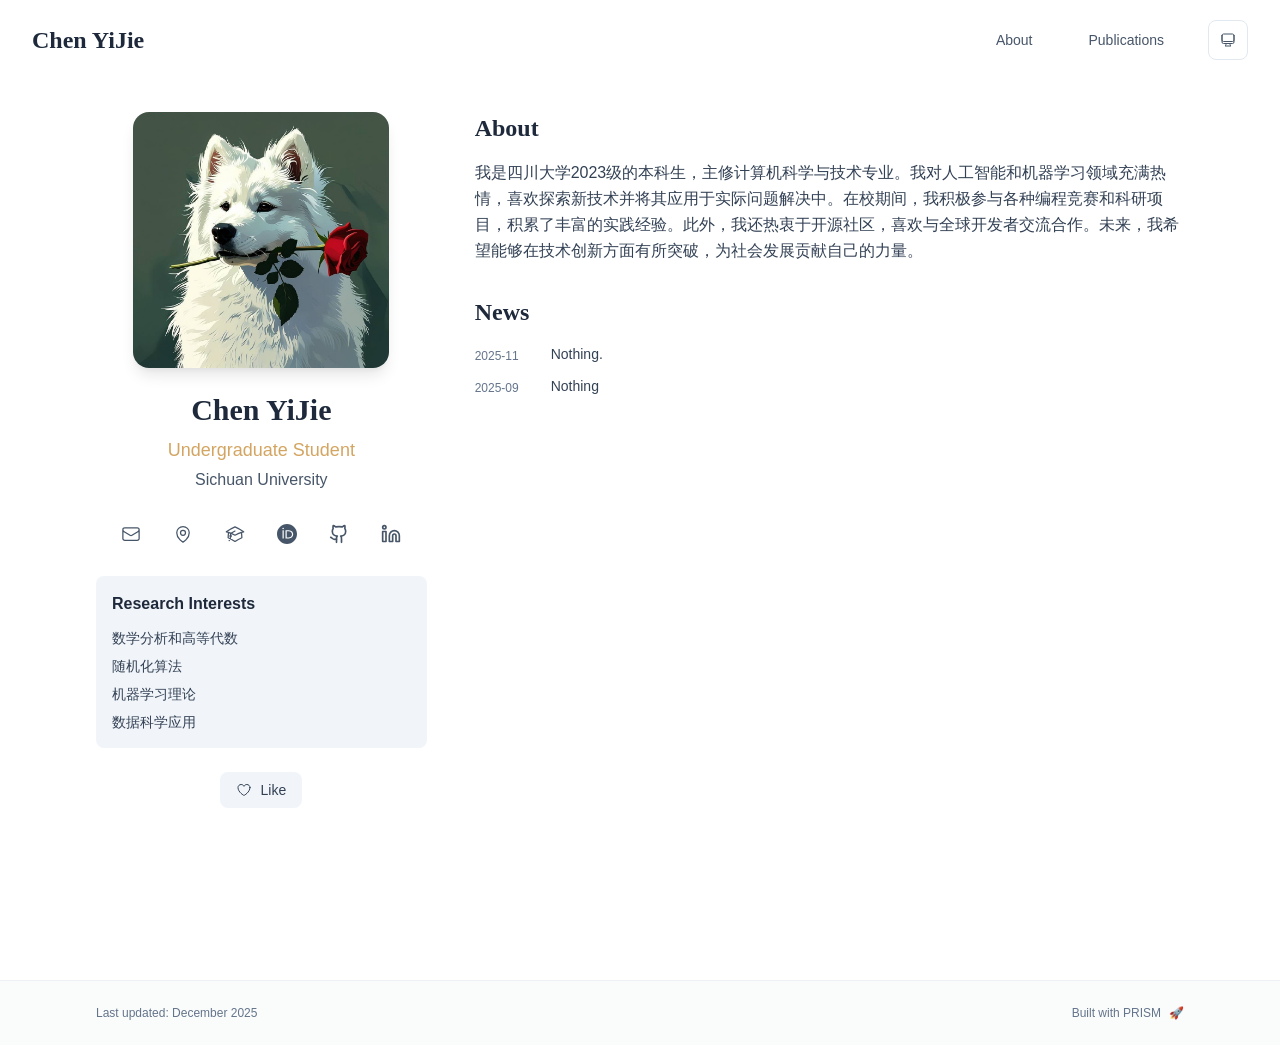
<file: index.html>
<!DOCTYPE html><html lang="en" class="scroll-smooth"><head><meta charSet="utf-8"/><meta name="viewport" content="width=device-width, initial-scale=1"/><link rel="preload" as="image" href="/bio.jpg"/><link rel="stylesheet" href="/_next/static/css/321086709c2a5342.css" data-precedence="next"/><link rel="preload" as="script" fetchPriority="low" href="/_next/static/chunks/webpack-dcf9f18cf6e4eb9d.js"/><script src="/_next/static/chunks/4bd1b696-70b6d399998de86a.js" async=""></script><script src="/_next/static/chunks/684-50096e198fb40285.js" async=""></script><script src="/_next/static/chunks/main-app-7402cba2522c1f9f.js" async=""></script><script src="/_next/static/chunks/161-26b68443731f0363.js" async=""></script><script src="/_next/static/chunks/874-196dbf0660d69360.js" async=""></script><script src="/_next/static/chunks/560-dc25b2d8b8d763b3.js" async=""></script><script src="/_next/static/chunks/app/layout-c07adb1a8caf783b.js" async=""></script><script src="/_next/static/chunks/12-4b59b9520356f054.js" async=""></script><script src="/_next/static/chunks/748-4b840fdf77a7aa77.js" async=""></script><script src="/_next/static/chunks/app/page-7e32ccce1ea83fbf.js" async=""></script><link rel="icon" href="/favicon.svg" type="image/svg+xml"/><link rel="dns-prefetch" href="https://google-fonts.jialeliu.com"/><link rel="preconnect" href="https://google-fonts.jialeliu.com" crossorigin=""/><link rel="preload" as="style" href="https://google-fonts.jialeliu.com/css2?family=Inter:wght@300;400;500;600;700&amp;family=Crimson+Text:ital,wght@0,400;0,600;1,400&amp;display=swap"/><link rel="stylesheet" id="gfonts-css" href="https://google-fonts.jialeliu.com/css2?family=Inter:wght@300;400;500;600;700&amp;family=Crimson+Text:ital,wght@0,400;0,600;1,400&amp;display=swap" media="print"/><script>
              (function(){
                var l = document.getElementById('gfonts-css');
                if (!l) return;
                if (l.media !== 'all') {
                  l.addEventListener('load', function(){ try { l.media = 'all'; } catch(e){} });
                }
              })();
            </script><noscript><link rel="stylesheet" href="https://google-fonts.jialeliu.com/css2?family=Inter:wght@300;400;500;600;700&amp;family=Crimson+Text:ital,wght@0,400;0,600;1,400&amp;display=swap"/></noscript><script>
              try {
                const theme = localStorage.getItem('theme-storage');
                const parsed = theme ? JSON.parse(theme) : null;
                const setting = parsed?.state?.theme || 'system';
                const prefersDark = typeof window !== 'undefined' && window.matchMedia && window.matchMedia('(prefers-color-scheme: dark)').matches;
                const effective = setting === 'dark' ? 'dark' : (setting === 'light' ? 'light' : (prefersDark ? 'dark' : 'light'));
                var root = document.documentElement;
                root.classList.add(effective);
                root.setAttribute('data-theme', effective);
              } catch (e) {
                var root = document.documentElement;
                root.classList.add('light');
                root.setAttribute('data-theme', 'light');
              }
            </script><title>Chen YiJie</title><meta name="description" content="四川大学本科生，数学专业"/><meta name="author" content="Chen YiJie"/><meta name="keywords" content="Chen YiJie,PhD,Research,Sichuan University"/><meta name="creator" content="Chen YiJie"/><meta name="publisher" content="Chen YiJie"/><meta property="og:title" content="Chen YiJie"/><meta property="og:description" content="四川大学本科生，数学专业"/><meta property="og:site_name" content="Chen YiJie&#x27;s Academic Website"/><meta property="og:locale" content="en_US"/><meta property="og:type" content="website"/><meta name="twitter:card" content="summary"/><meta name="twitter:title" content="Chen YiJie"/><meta name="twitter:description" content="四川大学本科生，数学专业"/><link rel="icon" href="/favicon.svg"/><script>document.querySelectorAll('body link[rel="icon"], body link[rel="apple-touch-icon"]').forEach(el => document.head.appendChild(el))</script><script src="/_next/static/chunks/polyfills-42372ed130431b0a.js" noModule=""></script></head><body class="font-sans antialiased"><div style="visibility:hidden"><nav class="fixed top-0 left-0 right-0 z-50" data-headlessui-state=""><div class="transition-all duration-300 ease-out bg-transparent" style="transform:translateY(-100px)"><div class="max-w-7xl mx-auto px-4 sm:px-6 lg:px-8"><div class="flex justify-between items-center h-16 lg:h-20"><div class="flex-shrink-0" tabindex="0"><a class="text-xl lg:text-2xl font-serif font-semibold text-primary hover:text-accent transition-colors duration-200" href="/">Chen YiJie</a></div><div class="hidden lg:block"><div class="ml-10 flex items-center space-x-8"><div class="flex items-baseline space-x-8"><a class="relative px-3 py-2 text-sm font-medium transition-all duration-200 rounded hover:bg-accent/10 hover:shadow-sm text-primary" href="/"><span class="relative z-10">About</span><div class="absolute inset-0 bg-accent/10 rounded-lg"></div></a><a class="relative px-3 py-2 text-sm font-medium transition-all duration-200 rounded hover:bg-accent/10 hover:shadow-sm text-neutral-600 hover:text-primary" href="/publications/"><span class="relative z-10">Publications</span></a></div><div class="flex items-center justify-center w-10 h-10 rounded-lg border border-neutral-200 dark:border-[rgba(148,163,184,0.24)] bg-background dark:bg-neutral-800"><div class="w-4 h-4 rounded-full bg-neutral-300 animate-pulse"></div></div></div></div><div class="lg:hidden flex items-center space-x-2"><div class="flex items-center justify-center w-10 h-10 rounded-lg border border-neutral-200 dark:border-[rgba(148,163,184,0.24)] bg-background dark:bg-neutral-800"><div class="w-4 h-4 rounded-full bg-neutral-300 animate-pulse"></div></div><button class="inline-flex items-center justify-center p-2 rounded-md text-neutral-600 hover:text-primary hover:bg-neutral-100 dark:hover:bg-neutral-800 focus:outline-none focus:ring-2 focus:ring-inset focus:ring-accent transition-colors duration-200" id="headlessui-disclosure-button-«R5pdb»" type="button" aria-expanded="false" data-headlessui-state=""><span class="sr-only">Open main menu</span><div><svg xmlns="http://www.w3.org/2000/svg" fill="none" viewBox="0 0 24 24" stroke-width="1.5" stroke="currentColor" aria-hidden="true" data-slot="icon" class="block h-6 w-6"><path stroke-linecap="round" stroke-linejoin="round" d="M3.75 6.75h16.5M3.75 12h16.5m-16.5 5.25h16.5"></path></svg></div></button></div></div></div></div></nav><main class="min-h-screen pt-16 lg:pt-20"><div class="max-w-6xl mx-auto px-4 sm:px-6 lg:px-8 py-8 bg-background min-h-screen"><div class="grid grid-cols-1 lg:grid-cols-3 gap-12"><div class="lg:col-span-1"><div class="sticky top-8" style="opacity:0;transform:translateY(20px)"><div class="w-64 h-64 mx-auto mb-6 rounded-2xl overflow-hidden shadow-lg hover:shadow-xl transition-all duration-200 hover:scale-105"><img alt="Chen YiJie" width="256" height="256" decoding="async" data-nimg="1" class="w-full h-full object-cover object-[32%_center]" style="color:transparent" src="/bio.jpg"/></div><div class="text-center mb-6"><h1 class="text-3xl font-serif font-bold text-primary mb-2">Chen YiJie</h1><p class="text-lg text-accent font-medium mb-1">Undergraduate Student</p><p class="text-neutral-600 mb-2">Sichuan University</p></div><div class="flex flex-wrap justify-center gap-3 sm:gap-4 mb-6 relative px-2"><div class="relative"><button class="p-2 sm:p-2 transition-colors duration-200 text-neutral-600 dark:text-neutral-400 hover:text-accent" aria-label="Email"><svg xmlns="http://www.w3.org/2000/svg" fill="none" viewBox="0 0 24 24" stroke-width="1.5" stroke="currentColor" aria-hidden="true" data-slot="icon" class="h-5 w-5"><path stroke-linecap="round" stroke-linejoin="round" d="M21.75 6.75v10.5a2.25 2.25 0 0 1-2.25 2.25h-15a2.25 2.25 0 0 1-2.25-2.25V6.75m19.5 0A2.25 2.25 0 0 0 19.5 4.5h-15a2.25 2.25 0 0 0-2.25 2.25m19.5 0v.243a2.25 2.25 0 0 1-1.07 1.916l-7.5 4.615a2.25 2.25 0 0 1-2.36 0L3.32 8.91a2.25 2.25 0 0 1-1.07-1.916V6.75"></path></svg></button></div><div class="relative"><button class="p-2 sm:p-2 transition-colors duration-200 text-neutral-600 dark:text-neutral-400 hover:text-accent" aria-label="Location"><svg xmlns="http://www.w3.org/2000/svg" fill="none" viewBox="0 0 24 24" stroke-width="1.5" stroke="currentColor" aria-hidden="true" data-slot="icon" class="h-5 w-5"><path stroke-linecap="round" stroke-linejoin="round" d="M15 10.5a3 3 0 1 1-6 0 3 3 0 0 1 6 0Z"></path><path stroke-linecap="round" stroke-linejoin="round" d="M19.5 10.5c0 7.142-7.5 11.25-7.5 11.25S4.5 17.642 4.5 10.5a7.5 7.5 0 1 1 15 0Z"></path></svg></button></div><a href="https://scholar.google.com" target="_blank" rel="noopener noreferrer" class="p-2 sm:p-2 text-neutral-600 dark:text-neutral-400 hover:text-accent transition-colors duration-200" aria-label="Google Scholar"><svg xmlns="http://www.w3.org/2000/svg" fill="none" viewBox="0 0 24 24" stroke-width="1.5" stroke="currentColor" aria-hidden="true" data-slot="icon" class="h-5 w-5"><path stroke-linecap="round" stroke-linejoin="round" d="M4.26 10.147a60.438 60.438 0 0 0-.491 6.347A48.62 48.62 0 0 1 12 20.904a48.62 48.62 0 0 1 8.232-4.41 60.46 60.46 0 0 0-.491-6.347m-15.482 0a50.636 50.636 0 0 0-2.658-.813A59.906 59.906 0 0 1 12 3.493a59.903 59.903 0 0 1 10.399 5.84c-.896.248-1.783.52-2.658.814m-15.482 0A50.717 50.717 0 0 1 12 13.489a50.702 50.702 0 0 1 7.74-3.342M6.75 15a.75.75 0 1 0 0-1.5.75.75 0 0 0 0 1.5Zm0 0v-3.675A55.378 55.378 0 0 1 12 8.443m-7.007 11.55A5.981 5.981 0 0 0 6.75 15.75v-1.5"></path></svg></a><a href="https://orcid.org" target="_blank" rel="noopener noreferrer" class="p-2 sm:p-2 text-neutral-600 dark:text-neutral-400 hover:text-accent transition-colors duration-200" aria-label="ORCID"><svg viewBox="0 0 24 24" fill="currentColor" class="h-5 w-5" xmlns="http://www.w3.org/2000/svg"><path d="M12 0C5.372 0 0 5.372 0 12s5.372 12 12 12 12-5.372 12-12S18.628 0 12 0zM7.369 4.378c.525 0 .947.431.947.947s-.422.947-.947.947a.95.95 0 0 1-.947-.947c0-.525.422-.947.947-.947zm-.722 3.038h1.444v10.041H6.647V7.416zm3.562 0h3.9c3.712 0 5.344 2.653 5.344 5.025 0 2.578-2.016 5.025-5.325 5.025h-3.919V7.416zm1.444 1.303v7.444h2.297c3.272 0 4.022-2.484 4.022-3.722 0-2.016-1.284-3.722-4.097-3.722h-2.222z"></path></svg></a><a href="https://github.com" target="_blank" rel="noopener noreferrer" class="p-2 sm:p-2 text-neutral-600 dark:text-neutral-400 hover:text-accent transition-colors duration-200" aria-label="GitHub"><svg xmlns="http://www.w3.org/2000/svg" width="24" height="24" viewBox="0 0 24 24" fill="none" stroke="currentColor" stroke-width="2" stroke-linecap="round" stroke-linejoin="round" class="lucide lucide-github h-5 w-5" aria-hidden="true"><path d="M15 22v-4a4.8 4.8 0 0 0-1-3.5c3 0 6-2 6-5.5.08-1.25-.27-2.48-1-3.5.28-1.15.28-2.35 0-3.5 0 0-1 0-3 1.5-2.64-.5-5.36-.5-8 0C6 2 5 2 5 2c-.3 1.15-.3 2.35 0 3.5A5.403 5.403 0 0 0 4 9c0 3.5 3 5.5 6 5.5-.39.49-.68 1.05-.85 1.65-.17.6-.22 1.23-.15 1.85v4"></path><path d="M9 18c-4.51 2-5-2-7-2"></path></svg></a><a href="https://linkedin.com" target="_blank" rel="noopener noreferrer" class="p-2 sm:p-2 text-neutral-600 dark:text-neutral-400 hover:text-accent transition-colors duration-200" aria-label="LinkedIn"><svg xmlns="http://www.w3.org/2000/svg" width="24" height="24" viewBox="0 0 24 24" fill="none" stroke="currentColor" stroke-width="2" stroke-linecap="round" stroke-linejoin="round" class="lucide lucide-linkedin h-5 w-5" aria-hidden="true"><path d="M16 8a6 6 0 0 1 6 6v7h-4v-7a2 2 0 0 0-2-2 2 2 0 0 0-2 2v7h-4v-7a6 6 0 0 1 6-6z"></path><rect width="4" height="12" x="2" y="9"></rect><circle cx="4" cy="4" r="2"></circle></svg></a></div><div class="bg-neutral-100 dark:bg-neutral-800 rounded-lg p-4 mb-6 hover:shadow-lg transition-all duration-200 hover:scale-[1.02]"><h3 class="font-semibold text-primary mb-3">Research Interests</h3><div class="space-y-2 text-sm text-neutral-700 dark:text-neutral-500"><div>数学分析和高等代数</div><div>随机化算法</div><div>机器学习理论</div><div>数据科学应用</div></div></div><div class="flex justify-center"><div class="relative"><button class="flex items-center space-x-2 px-4 py-2 rounded-lg font-medium text-sm transition-all duration-200 bg-neutral-100 dark:bg-neutral-800 text-neutral-700 dark:text-neutral-500 hover:bg-red-50 dark:hover:bg-red-900/20 hover:text-red-600 dark:hover:text-red-400 cursor-pointer" tabindex="0"><svg xmlns="http://www.w3.org/2000/svg" fill="none" viewBox="0 0 24 24" stroke-width="1.5" stroke="currentColor" aria-hidden="true" data-slot="icon" class="h-4 w-4"><path stroke-linecap="round" stroke-linejoin="round" d="M21 8.25c0-2.485-2.099-4.5-4.688-4.5-1.935 0-3.597 1.126-4.312 2.733-.715-1.607-2.377-2.733-4.313-2.733C5.1 3.75 3 5.765 3 8.25c0 7.22 9 12 9 12s9-4.78 9-12Z"></path></svg><span>Like</span></button></div></div></div></div><div class="lg:col-span-2 space-y-8"><section id="about" class="scroll-mt-24 space-y-8"><section style="opacity:0;transform:translateY(20px)"><h2 class="text-2xl font-serif font-bold text-primary mb-4">About</h2><div class="text-neutral-700 dark:text-neutral-600 leading-relaxed"><p class="mb-4 last:mb-0">我是四川大学2023级的本科生，主修计算机科学与技术专业。我对人工智能和机器学习领域充满热情，喜欢探索新技术并将其应用于实际问题解决中。在校期间，我积极参与各种编程竞赛和科研项目，积累了丰富的实践经验。此外，我还热衷于开源社区，喜欢与全球开发者交流合作。未来，我希望能够在技术创新方面有所突破，为社会发展贡献自己的力量。</p></div></section><section style="opacity:0;transform:translateY(20px)"><h2 class="text-2xl font-serif font-bold text-primary mb-4">News</h2><div class="space-y-3"><div class="flex items-start space-x-3"><span class="text-xs text-neutral-500 mt-1 w-16 flex-shrink-0">2025-11</span><p class="text-sm text-neutral-700">Nothing.</p></div><div class="flex items-start space-x-3"><span class="text-xs text-neutral-500 mt-1 w-16 flex-shrink-0">2025-09</span><p class="text-sm text-neutral-700">Nothing</p></div></div></section></section></div></div></div><!--$--><!--/$--><!--$--><!--/$--></main><footer class="border-t border-neutral-200/50 bg-neutral-50/50 dark:bg-neutral-900/50 dark:border-neutral-700/50"><div class="max-w-6xl mx-auto px-4 sm:px-6 lg:px-8 py-6"><div class="flex flex-col sm:flex-row justify-between items-center gap-2"><p class="text-xs text-neutral-500">Last updated: <!-- -->December 2025</p><p class="text-xs text-neutral-500 flex items-center"><a href="https://github.com/xyjoey/PRISM" target="_blank" rel="noopener noreferrer">Built with PRISM</a><span class="ml-2">🚀</span></p></div></div></footer></div><script src="/_next/static/chunks/webpack-dcf9f18cf6e4eb9d.js" async=""></script><script>(self.__next_f=self.__next_f||[]).push([0])</script><script>self.__next_f.push([1,"1:\"$Sreact.fragment\"\n2:I[3719,[\"161\",\"static/chunks/161-26b68443731f0363.js\",\"874\",\"static/chunks/874-196dbf0660d69360.js\",\"560\",\"static/chunks/560-dc25b2d8b8d763b3.js\",\"177\",\"static/chunks/app/layout-c07adb1a8caf783b.js\"],\"ThemeProvider\"]\n3:I[768,[\"161\",\"static/chunks/161-26b68443731f0363.js\",\"874\",\"static/chunks/874-196dbf0660d69360.js\",\"560\",\"static/chunks/560-dc25b2d8b8d763b3.js\",\"177\",\"static/chunks/app/layout-c07adb1a8caf783b.js\"],\"default\"]\n4:I[7555,[],\"\"]\n5:I[1295,[],\"\"]\n6:I[2548,[\"161\",\"static/chunks/161-26b68443731f0363.js\",\"874\",\"static/chunks/874-196dbf0660d69360.js\",\"560\",\"static/chunks/560-dc25b2d8b8d763b3.js\",\"177\",\"static/chunks/app/layout-c07adb1a8caf783b.js\"],\"default\"]\n7:I[7437,[\"161\",\"static/chunks/161-26b68443731f0363.js\",\"12\",\"static/chunks/12-4b59b9520356f054.js\",\"874\",\"static/chunks/874-196dbf0660d69360.js\",\"748\",\"static/chunks/748-4b840fdf77a7aa77.js\",\"974\",\"static/chunks/app/page-7e32ccce1ea83fbf.js\"],\"default\"]\n8:I[9507,[\"161\",\"static/chunks/161-26b68443731f0363.js\",\"12\",\"static/chunks/12-4b59b9520356f054.js\",\"874\",\"static/chunks/874-196dbf0660d69360.js\",\"748\",\"static/chunks/748-4b840fdf77a7aa77.js\",\"974\",\"static/chunks/app/page-7e32ccce1ea83fbf.js\"],\"default\"]\n9:I[1990,[\"161\",\"static/chunks/161-26b68443731f0363.js\",\"12\",\"static/chunks/12-4b59b9520356f054.js\",\"874\",\"static/chunks/874-196dbf0660d69360.js\",\"748\",\"static/chunks/748-4b840fdf77a7aa77.js\",\"974\",\"static/chunks/app/page-7e32ccce1ea83fbf.js\"],\"default\"]\na:I[9665,[],\"MetadataBoundary\"]\nc:I[9665,[],\"OutletBoundary\"]\nf:I[4911,[],\"AsyncMetadataOutlet\"]\n11:I[9665,[],\"ViewportBoundary\"]\n13:I[6614,[],\"\"]\n:HL[\"/_next/static/css/321086709c2a5342.css\",\"style\"]\n"])</script><script>self.__next_f.push([1,"0:{\"P\":null,\"b\":\"F5d3eO9pd4kKP0HAxjb8D\",\"p\":\"\",\"c\":[\"\",\"\"],\"i\":false,\"f\":[[[\"\",{\"children\":[\"__PAGE__\",{}]},\"$undefined\",\"$undefined\",true],[\"\",[\"$\",\"$1\",\"c\",{\"children\":[[[\"$\",\"link\",\"0\",{\"rel\":\"stylesheet\",\"href\":\"/_next/static/css/321086709c2a5342.css\",\"precedence\":\"next\",\"crossOrigin\":\"$undefined\",\"nonce\":\"$undefined\"}]],[\"$\",\"html\",null,{\"lang\":\"en\",\"className\":\"scroll-smooth\",\"suppressHydrationWarning\":true,\"children\":[[\"$\",\"head\",null,{\"children\":[[\"$\",\"link\",null,{\"rel\":\"icon\",\"href\":\"/favicon.svg\",\"type\":\"image/svg+xml\"}],[\"$\",\"link\",null,{\"rel\":\"dns-prefetch\",\"href\":\"https://google-fonts.jialeliu.com\"}],[\"$\",\"link\",null,{\"rel\":\"preconnect\",\"href\":\"https://google-fonts.jialeliu.com\",\"crossOrigin\":\"\"}],[\"$\",\"link\",null,{\"rel\":\"preload\",\"as\":\"style\",\"href\":\"https://google-fonts.jialeliu.com/css2?family=Inter:wght@300;400;500;600;700\u0026family=Crimson+Text:ital,wght@0,400;0,600;1,400\u0026display=swap\"}],[\"$\",\"link\",null,{\"rel\":\"stylesheet\",\"id\":\"gfonts-css\",\"href\":\"https://google-fonts.jialeliu.com/css2?family=Inter:wght@300;400;500;600;700\u0026family=Crimson+Text:ital,wght@0,400;0,600;1,400\u0026display=swap\",\"media\":\"print\"}],[\"$\",\"script\",null,{\"dangerouslySetInnerHTML\":{\"__html\":\"\\n              (function(){\\n                var l = document.getElementById('gfonts-css');\\n                if (!l) return;\\n                if (l.media !== 'all') {\\n                  l.addEventListener('load', function(){ try { l.media = 'all'; } catch(e){} });\\n                }\\n              })();\\n            \"}}],[\"$\",\"noscript\",null,{\"children\":[\"$\",\"link\",null,{\"rel\":\"stylesheet\",\"href\":\"https://google-fonts.jialeliu.com/css2?family=Inter:wght@300;400;500;600;700\u0026family=Crimson+Text:ital,wght@0,400;0,600;1,400\u0026display=swap\"}]}],[\"$\",\"script\",null,{\"dangerouslySetInnerHTML\":{\"__html\":\"\\n              try {\\n                const theme = localStorage.getItem('theme-storage');\\n                const parsed = theme ? JSON.parse(theme) : null;\\n                const setting = parsed?.state?.theme || 'system';\\n                const prefersDark = typeof window !== 'undefined' \u0026\u0026 window.matchMedia \u0026\u0026 window.matchMedia('(prefers-color-scheme: dark)').matches;\\n                const effective = setting === 'dark' ? 'dark' : (setting === 'light' ? 'light' : (prefersDark ? 'dark' : 'light'));\\n                var root = document.documentElement;\\n                root.classList.add(effective);\\n                root.setAttribute('data-theme', effective);\\n              } catch (e) {\\n                var root = document.documentElement;\\n                root.classList.add('light');\\n                root.setAttribute('data-theme', 'light');\\n              }\\n            \"}}]]}],[\"$\",\"body\",null,{\"className\":\"font-sans antialiased\",\"children\":[\"$\",\"$L2\",null,{\"children\":[[\"$\",\"$L3\",null,{\"items\":[{\"title\":\"About\",\"type\":\"page\",\"target\":\"about\",\"href\":\"/\"},{\"title\":\"Publications\",\"type\":\"page\",\"target\":\"publications\",\"href\":\"/publications\"}],\"siteTitle\":\"Chen YiJie\",\"enableOnePageMode\":false}],[\"$\",\"main\",null,{\"className\":\"min-h-screen pt-16 lg:pt-20\",\"children\":[\"$\",\"$L4\",null,{\"parallelRouterKey\":\"children\",\"error\":\"$undefined\",\"errorStyles\":\"$undefined\",\"errorScripts\":\"$undefined\",\"template\":[\"$\",\"$L5\",null,{}],\"templateStyles\":\"$undefined\",\"templateScripts\":\"$undefined\",\"notFound\":[[[\"$\",\"title\",null,{\"children\":\"404: This page could not be found.\"}],[\"$\",\"div\",null,{\"style\":{\"fontFamily\":\"system-ui,\\\"Segoe UI\\\",Roboto,Helvetica,Arial,sans-serif,\\\"Apple Color Emoji\\\",\\\"Segoe UI Emoji\\\"\",\"height\":\"100vh\",\"textAlign\":\"center\",\"display\":\"flex\",\"flexDirection\":\"column\",\"alignItems\":\"center\",\"justifyContent\":\"center\"},\"children\":[\"$\",\"div\",null,{\"children\":[[\"$\",\"style\",null,{\"dangerouslySetInnerHTML\":{\"__html\":\"body{color:#000;background:#fff;margin:0}.next-error-h1{border-right:1px solid rgba(0,0,0,.3)}@media (prefers-color-scheme:dark){body{color:#fff;background:#000}.next-error-h1{border-right:1px solid rgba(255,255,255,.3)}}\"}}],[\"$\",\"h1\",null,{\"className\":\"next-error-h1\",\"style\":{\"display\":\"inline-block\",\"margin\":\"0 20px 0 0\",\"padding\":\"0 23px 0 0\",\"fontSize\":24,\"fontWeight\":500,\"verticalAlign\":\"top\",\"lineHeight\":\"49px\"},\"children\":404}],[\"$\",\"div\",null,{\"style\":{\"display\":\"inline-block\"},\"children\":[\"$\",\"h2\",null,{\"style\":{\"fontSize\":14,\"fontWeight\":400,\"lineHeight\":\"49px\",\"margin\":0},\"children\":\"This page could not be found.\"}]}]]}]}]],[]],\"forbidden\":\"$undefined\",\"unauthorized\":\"$undefined\"}]}],[\"$\",\"$L6\",null,{\"lastUpdated\":\"December 2025\"}]]}]}]]}]]}],{\"children\":[\"__PAGE__\",[\"$\",\"$1\",\"c\",{\"children\":[[\"$\",\"div\",null,{\"className\":\"max-w-6xl mx-auto px-4 sm:px-6 lg:px-8 py-8 bg-background min-h-screen\",\"children\":[\"$\",\"div\",null,{\"className\":\"grid grid-cols-1 lg:grid-cols-3 gap-12\",\"children\":[[\"$\",\"div\",null,{\"className\":\"lg:col-span-1\",\"children\":[\"$\",\"$L7\",null,{\"author\":{\"name\":\"Chen YiJie\",\"title\":\"Undergraduate Student\",\"institution\":\"Sichuan University\",\"avatar\":\"/bio.jpg\"},\"social\":{\"email\":\"1593039645@qq.com\",\"location\":\"City, Country\",\"location_details\":[\"Sichuan University\",\"Mathematics Major\"],\"google_scholar\":\"https://scholar.google.com\",\"orcid\":\"https://orcid.org\",\"github\":\"https://github.com\",\"linkedin\":\"https://linkedin.com\"},\"features\":{\"enable_likes\":true,\"enable_one_page_mode\":false},\"researchInterests\":[\"数学分析和高等代数\",\"随机化算法\",\"机器学习理论\",\"数据科学应用\"]}]}],[\"$\",\"div\",null,{\"className\":\"lg:col-span-2 space-y-8\",\"children\":[[\"$\",\"section\",\"about\",{\"id\":\"about\",\"className\":\"scroll-mt-24 space-y-8\",\"children\":[[[\"$\",\"$L8\",\"about\",{\"content\":\"我是四川大学2023级的本科生，主修计算机科学与技术专业。我对人工智能和机器学习领域充满热情，喜欢探索新技术并将其应用于实际问题解决中。在校期间，我积极参与各种编程竞赛和科研项目，积累了丰富的实践经验。此外，我还热衷于开源社区，喜欢与全球开发者交流合作。未来，我希望能够在技术创新方面有所突破，为社会发展贡献自己的力量。\",\"title\":\"About\"}],[\"$\",\"$L9\",\"news\",{\"items\":[{\"date\":\"2025-11\",\"content\":\"Nothing.\"},{\"date\":\"2025-09\",\"content\":\"Nothing\"}],\"title\":\"News\"}]],false,false,false]}]]}]]}]}],[\"$\",\"$La\",null,{\"children\":\"$Lb\"}],null,[\"$\",\"$Lc\",null,{\"children\":[\"$Ld\",\"$Le\",[\"$\",\"$Lf\",null,{\"promise\":\"$@10\"}]]}]]}],{},null,false]},null,false],[\"$\",\"$1\",\"h\",{\"children\":[null,[\"$\",\"$1\",\"dBZDnrcTYlrkgAdzrUTBq\",{\"children\":[[\"$\",\"$L11\",null,{\"children\":\"$L12\"}],null]}],null]}],false]],\"m\":\"$undefined\",\"G\":[\"$13\",\"$undefined\"],\"s\":false,\"S\":true}\n"])</script><script>self.__next_f.push([1,"14:\"$Sreact.suspense\"\n15:I[4911,[],\"AsyncMetadata\"]\nb:[\"$\",\"$14\",null,{\"fallback\":null,\"children\":[\"$\",\"$L15\",null,{\"promise\":\"$@16\"}]}]\n"])</script><script>self.__next_f.push([1,"e:null\n"])</script><script>self.__next_f.push([1,"12:[[\"$\",\"meta\",\"0\",{\"charSet\":\"utf-8\"}],[\"$\",\"meta\",\"1\",{\"name\":\"viewport\",\"content\":\"width=device-width, initial-scale=1\"}]]\nd:null\n"])</script><script>self.__next_f.push([1,"16:{\"metadata\":[[\"$\",\"title\",\"0\",{\"children\":\"Chen YiJie\"}],[\"$\",\"meta\",\"1\",{\"name\":\"description\",\"content\":\"四川大学本科生，数学专业\"}],[\"$\",\"meta\",\"2\",{\"name\":\"author\",\"content\":\"Chen YiJie\"}],[\"$\",\"meta\",\"3\",{\"name\":\"keywords\",\"content\":\"Chen YiJie,PhD,Research,Sichuan University\"}],[\"$\",\"meta\",\"4\",{\"name\":\"creator\",\"content\":\"Chen YiJie\"}],[\"$\",\"meta\",\"5\",{\"name\":\"publisher\",\"content\":\"Chen YiJie\"}],[\"$\",\"meta\",\"6\",{\"property\":\"og:title\",\"content\":\"Chen YiJie\"}],[\"$\",\"meta\",\"7\",{\"property\":\"og:description\",\"content\":\"四川大学本科生，数学专业\"}],[\"$\",\"meta\",\"8\",{\"property\":\"og:site_name\",\"content\":\"Chen YiJie's Academic Website\"}],[\"$\",\"meta\",\"9\",{\"property\":\"og:locale\",\"content\":\"en_US\"}],[\"$\",\"meta\",\"10\",{\"property\":\"og:type\",\"content\":\"website\"}],[\"$\",\"meta\",\"11\",{\"name\":\"twitter:card\",\"content\":\"summary\"}],[\"$\",\"meta\",\"12\",{\"name\":\"twitter:title\",\"content\":\"Chen YiJie\"}],[\"$\",\"meta\",\"13\",{\"name\":\"twitter:description\",\"content\":\"四川大学本科生，数学专业\"}],[\"$\",\"link\",\"14\",{\"rel\":\"icon\",\"href\":\"/favicon.svg\"}]],\"error\":null,\"digest\":\"$undefined\"}\n10:{\"metadata\":\"$16:metadata\",\"error\":null,\"digest\":\"$undefined\"}\n"])</script></body></html>
</file>
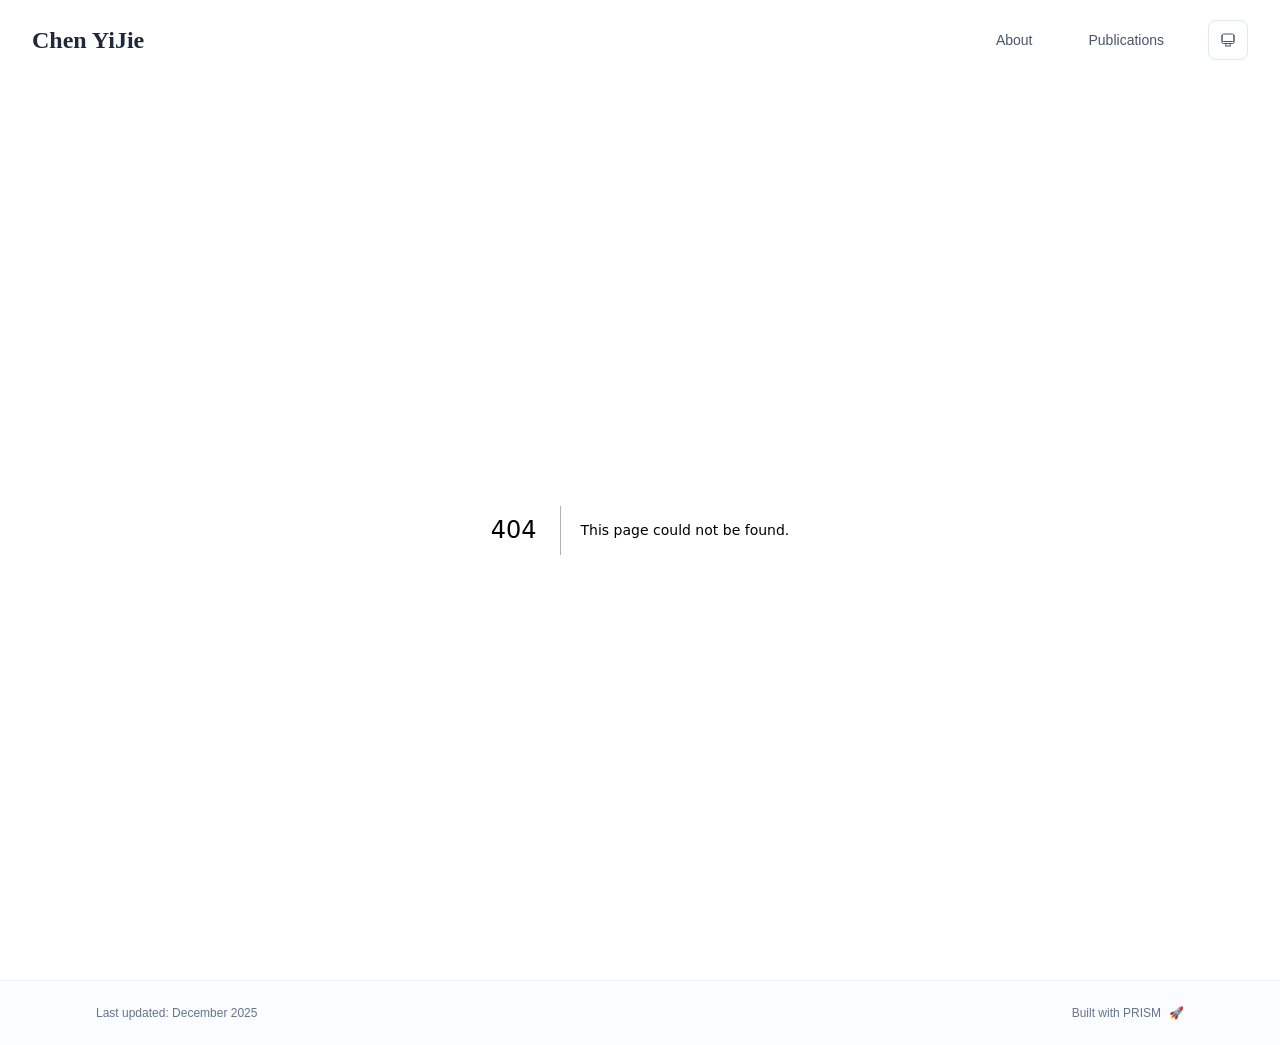
<file: 404/index.html>
<!DOCTYPE html><html lang="en" class="scroll-smooth"><head><meta charSet="utf-8"/><meta name="viewport" content="width=device-width, initial-scale=1"/><link rel="stylesheet" href="/_next/static/css/321086709c2a5342.css" data-precedence="next"/><link rel="preload" as="script" fetchPriority="low" href="/_next/static/chunks/webpack-dcf9f18cf6e4eb9d.js"/><script src="/_next/static/chunks/4bd1b696-70b6d399998de86a.js" async=""></script><script src="/_next/static/chunks/684-50096e198fb40285.js" async=""></script><script src="/_next/static/chunks/main-app-7402cba2522c1f9f.js" async=""></script><script src="/_next/static/chunks/161-26b68443731f0363.js" async=""></script><script src="/_next/static/chunks/874-196dbf0660d69360.js" async=""></script><script src="/_next/static/chunks/560-dc25b2d8b8d763b3.js" async=""></script><script src="/_next/static/chunks/app/layout-c07adb1a8caf783b.js" async=""></script><meta name="robots" content="noindex"/><title>404: This page could not be found.</title><link rel="icon" href="/favicon.svg" type="image/svg+xml"/><link rel="dns-prefetch" href="https://google-fonts.jialeliu.com"/><link rel="preconnect" href="https://google-fonts.jialeliu.com" crossorigin=""/><link rel="preload" as="style" href="https://google-fonts.jialeliu.com/css2?family=Inter:wght@300;400;500;600;700&amp;family=Crimson+Text:ital,wght@0,400;0,600;1,400&amp;display=swap"/><link rel="stylesheet" id="gfonts-css" href="https://google-fonts.jialeliu.com/css2?family=Inter:wght@300;400;500;600;700&amp;family=Crimson+Text:ital,wght@0,400;0,600;1,400&amp;display=swap" media="print"/><script>
              (function(){
                var l = document.getElementById('gfonts-css');
                if (!l) return;
                if (l.media !== 'all') {
                  l.addEventListener('load', function(){ try { l.media = 'all'; } catch(e){} });
                }
              })();
            </script><noscript><link rel="stylesheet" href="https://google-fonts.jialeliu.com/css2?family=Inter:wght@300;400;500;600;700&amp;family=Crimson+Text:ital,wght@0,400;0,600;1,400&amp;display=swap"/></noscript><script>
              try {
                const theme = localStorage.getItem('theme-storage');
                const parsed = theme ? JSON.parse(theme) : null;
                const setting = parsed?.state?.theme || 'system';
                const prefersDark = typeof window !== 'undefined' && window.matchMedia && window.matchMedia('(prefers-color-scheme: dark)').matches;
                const effective = setting === 'dark' ? 'dark' : (setting === 'light' ? 'light' : (prefersDark ? 'dark' : 'light'));
                var root = document.documentElement;
                root.classList.add(effective);
                root.setAttribute('data-theme', effective);
              } catch (e) {
                var root = document.documentElement;
                root.classList.add('light');
                root.setAttribute('data-theme', 'light');
              }
            </script><title>Chen YiJie</title><meta name="description" content="四川大学本科生，数学专业"/><meta name="author" content="Chen YiJie"/><meta name="keywords" content="Chen YiJie,PhD,Research,Sichuan University"/><meta name="creator" content="Chen YiJie"/><meta name="publisher" content="Chen YiJie"/><meta property="og:title" content="Chen YiJie"/><meta property="og:description" content="四川大学本科生，数学专业"/><meta property="og:site_name" content="Chen YiJie&#x27;s Academic Website"/><meta property="og:locale" content="en_US"/><meta property="og:type" content="website"/><meta name="twitter:card" content="summary"/><meta name="twitter:title" content="Chen YiJie"/><meta name="twitter:description" content="四川大学本科生，数学专业"/><link rel="icon" href="/favicon.svg"/><script>document.querySelectorAll('body link[rel="icon"], body link[rel="apple-touch-icon"]').forEach(el => document.head.appendChild(el))</script><script src="/_next/static/chunks/polyfills-42372ed130431b0a.js" noModule=""></script></head><body class="font-sans antialiased"><div style="visibility:hidden"><nav class="fixed top-0 left-0 right-0 z-50" data-headlessui-state=""><div class="transition-all duration-300 ease-out bg-transparent" style="transform:translateY(-100px)"><div class="max-w-7xl mx-auto px-4 sm:px-6 lg:px-8"><div class="flex justify-between items-center h-16 lg:h-20"><div class="flex-shrink-0" tabindex="0"><a class="text-xl lg:text-2xl font-serif font-semibold text-primary hover:text-accent transition-colors duration-200" href="/">Chen YiJie</a></div><div class="hidden lg:block"><div class="ml-10 flex items-center space-x-8"><div class="flex items-baseline space-x-8"><a class="relative px-3 py-2 text-sm font-medium transition-all duration-200 rounded hover:bg-accent/10 hover:shadow-sm text-neutral-600 hover:text-primary" href="/"><span class="relative z-10">About</span></a><a class="relative px-3 py-2 text-sm font-medium transition-all duration-200 rounded hover:bg-accent/10 hover:shadow-sm text-neutral-600 hover:text-primary" href="/publications/"><span class="relative z-10">Publications</span></a></div><div class="flex items-center justify-center w-10 h-10 rounded-lg border border-neutral-200 dark:border-[rgba(148,163,184,0.24)] bg-background dark:bg-neutral-800"><div class="w-4 h-4 rounded-full bg-neutral-300 animate-pulse"></div></div></div></div><div class="lg:hidden flex items-center space-x-2"><div class="flex items-center justify-center w-10 h-10 rounded-lg border border-neutral-200 dark:border-[rgba(148,163,184,0.24)] bg-background dark:bg-neutral-800"><div class="w-4 h-4 rounded-full bg-neutral-300 animate-pulse"></div></div><button class="inline-flex items-center justify-center p-2 rounded-md text-neutral-600 hover:text-primary hover:bg-neutral-100 dark:hover:bg-neutral-800 focus:outline-none focus:ring-2 focus:ring-inset focus:ring-accent transition-colors duration-200" id="headlessui-disclosure-button-«R5pdb»" type="button" aria-expanded="false" data-headlessui-state=""><span class="sr-only">Open main menu</span><div><svg xmlns="http://www.w3.org/2000/svg" fill="none" viewBox="0 0 24 24" stroke-width="1.5" stroke="currentColor" aria-hidden="true" data-slot="icon" class="block h-6 w-6"><path stroke-linecap="round" stroke-linejoin="round" d="M3.75 6.75h16.5M3.75 12h16.5m-16.5 5.25h16.5"></path></svg></div></button></div></div></div></div></nav><main class="min-h-screen pt-16 lg:pt-20"><div style="font-family:system-ui,&quot;Segoe UI&quot;,Roboto,Helvetica,Arial,sans-serif,&quot;Apple Color Emoji&quot;,&quot;Segoe UI Emoji&quot;;height:100vh;text-align:center;display:flex;flex-direction:column;align-items:center;justify-content:center"><div><style>body{color:#000;background:#fff;margin:0}.next-error-h1{border-right:1px solid rgba(0,0,0,.3)}@media (prefers-color-scheme:dark){body{color:#fff;background:#000}.next-error-h1{border-right:1px solid rgba(255,255,255,.3)}}</style><h1 class="next-error-h1" style="display:inline-block;margin:0 20px 0 0;padding:0 23px 0 0;font-size:24px;font-weight:500;vertical-align:top;line-height:49px">404</h1><div style="display:inline-block"><h2 style="font-size:14px;font-weight:400;line-height:49px;margin:0">This page could not be found.</h2></div></div></div><!--$--><!--/$--><!--$--><!--/$--></main><footer class="border-t border-neutral-200/50 bg-neutral-50/50 dark:bg-neutral-900/50 dark:border-neutral-700/50"><div class="max-w-6xl mx-auto px-4 sm:px-6 lg:px-8 py-6"><div class="flex flex-col sm:flex-row justify-between items-center gap-2"><p class="text-xs text-neutral-500">Last updated: <!-- -->December 2025</p><p class="text-xs text-neutral-500 flex items-center"><a href="https://github.com/xyjoey/PRISM" target="_blank" rel="noopener noreferrer">Built with PRISM</a><span class="ml-2">🚀</span></p></div></div></footer></div><script src="/_next/static/chunks/webpack-dcf9f18cf6e4eb9d.js" async=""></script><script>(self.__next_f=self.__next_f||[]).push([0])</script><script>self.__next_f.push([1,"1:\"$Sreact.fragment\"\n2:I[3719,[\"161\",\"static/chunks/161-26b68443731f0363.js\",\"874\",\"static/chunks/874-196dbf0660d69360.js\",\"560\",\"static/chunks/560-dc25b2d8b8d763b3.js\",\"177\",\"static/chunks/app/layout-c07adb1a8caf783b.js\"],\"ThemeProvider\"]\n3:I[768,[\"161\",\"static/chunks/161-26b68443731f0363.js\",\"874\",\"static/chunks/874-196dbf0660d69360.js\",\"560\",\"static/chunks/560-dc25b2d8b8d763b3.js\",\"177\",\"static/chunks/app/layout-c07adb1a8caf783b.js\"],\"default\"]\n4:I[7555,[],\"\"]\n5:I[1295,[],\"\"]\n6:I[2548,[\"161\",\"static/chunks/161-26b68443731f0363.js\",\"874\",\"static/chunks/874-196dbf0660d69360.js\",\"560\",\"static/chunks/560-dc25b2d8b8d763b3.js\",\"177\",\"static/chunks/app/layout-c07adb1a8caf783b.js\"],\"default\"]\n7:I[9665,[],\"MetadataBoundary\"]\n9:I[9665,[],\"OutletBoundary\"]\nc:I[4911,[],\"AsyncMetadataOutlet\"]\ne:I[9665,[],\"ViewportBoundary\"]\n10:I[6614,[],\"\"]\n:HL[\"/_next/static/css/321086709c2a5342.css\",\"style\"]\n"])</script><script>self.__next_f.push([1,"0:{\"P\":null,\"b\":\"F5d3eO9pd4kKP0HAxjb8D\",\"p\":\"\",\"c\":[\"\",\"_not-found\",\"\"],\"i\":false,\"f\":[[[\"\",{\"children\":[\"/_not-found\",{\"children\":[\"__PAGE__\",{}]}]},\"$undefined\",\"$undefined\",true],[\"\",[\"$\",\"$1\",\"c\",{\"children\":[[[\"$\",\"link\",\"0\",{\"rel\":\"stylesheet\",\"href\":\"/_next/static/css/321086709c2a5342.css\",\"precedence\":\"next\",\"crossOrigin\":\"$undefined\",\"nonce\":\"$undefined\"}]],[\"$\",\"html\",null,{\"lang\":\"en\",\"className\":\"scroll-smooth\",\"suppressHydrationWarning\":true,\"children\":[[\"$\",\"head\",null,{\"children\":[[\"$\",\"link\",null,{\"rel\":\"icon\",\"href\":\"/favicon.svg\",\"type\":\"image/svg+xml\"}],[\"$\",\"link\",null,{\"rel\":\"dns-prefetch\",\"href\":\"https://google-fonts.jialeliu.com\"}],[\"$\",\"link\",null,{\"rel\":\"preconnect\",\"href\":\"https://google-fonts.jialeliu.com\",\"crossOrigin\":\"\"}],[\"$\",\"link\",null,{\"rel\":\"preload\",\"as\":\"style\",\"href\":\"https://google-fonts.jialeliu.com/css2?family=Inter:wght@300;400;500;600;700\u0026family=Crimson+Text:ital,wght@0,400;0,600;1,400\u0026display=swap\"}],[\"$\",\"link\",null,{\"rel\":\"stylesheet\",\"id\":\"gfonts-css\",\"href\":\"https://google-fonts.jialeliu.com/css2?family=Inter:wght@300;400;500;600;700\u0026family=Crimson+Text:ital,wght@0,400;0,600;1,400\u0026display=swap\",\"media\":\"print\"}],[\"$\",\"script\",null,{\"dangerouslySetInnerHTML\":{\"__html\":\"\\n              (function(){\\n                var l = document.getElementById('gfonts-css');\\n                if (!l) return;\\n                if (l.media !== 'all') {\\n                  l.addEventListener('load', function(){ try { l.media = 'all'; } catch(e){} });\\n                }\\n              })();\\n            \"}}],[\"$\",\"noscript\",null,{\"children\":[\"$\",\"link\",null,{\"rel\":\"stylesheet\",\"href\":\"https://google-fonts.jialeliu.com/css2?family=Inter:wght@300;400;500;600;700\u0026family=Crimson+Text:ital,wght@0,400;0,600;1,400\u0026display=swap\"}]}],[\"$\",\"script\",null,{\"dangerouslySetInnerHTML\":{\"__html\":\"\\n              try {\\n                const theme = localStorage.getItem('theme-storage');\\n                const parsed = theme ? JSON.parse(theme) : null;\\n                const setting = parsed?.state?.theme || 'system';\\n                const prefersDark = typeof window !== 'undefined' \u0026\u0026 window.matchMedia \u0026\u0026 window.matchMedia('(prefers-color-scheme: dark)').matches;\\n                const effective = setting === 'dark' ? 'dark' : (setting === 'light' ? 'light' : (prefersDark ? 'dark' : 'light'));\\n                var root = document.documentElement;\\n                root.classList.add(effective);\\n                root.setAttribute('data-theme', effective);\\n              } catch (e) {\\n                var root = document.documentElement;\\n                root.classList.add('light');\\n                root.setAttribute('data-theme', 'light');\\n              }\\n            \"}}]]}],[\"$\",\"body\",null,{\"className\":\"font-sans antialiased\",\"children\":[\"$\",\"$L2\",null,{\"children\":[[\"$\",\"$L3\",null,{\"items\":[{\"title\":\"About\",\"type\":\"page\",\"target\":\"about\",\"href\":\"/\"},{\"title\":\"Publications\",\"type\":\"page\",\"target\":\"publications\",\"href\":\"/publications\"}],\"siteTitle\":\"Chen YiJie\",\"enableOnePageMode\":false}],[\"$\",\"main\",null,{\"className\":\"min-h-screen pt-16 lg:pt-20\",\"children\":[\"$\",\"$L4\",null,{\"parallelRouterKey\":\"children\",\"error\":\"$undefined\",\"errorStyles\":\"$undefined\",\"errorScripts\":\"$undefined\",\"template\":[\"$\",\"$L5\",null,{}],\"templateStyles\":\"$undefined\",\"templateScripts\":\"$undefined\",\"notFound\":[[[\"$\",\"title\",null,{\"children\":\"404: This page could not be found.\"}],[\"$\",\"div\",null,{\"style\":{\"fontFamily\":\"system-ui,\\\"Segoe UI\\\",Roboto,Helvetica,Arial,sans-serif,\\\"Apple Color Emoji\\\",\\\"Segoe UI Emoji\\\"\",\"height\":\"100vh\",\"textAlign\":\"center\",\"display\":\"flex\",\"flexDirection\":\"column\",\"alignItems\":\"center\",\"justifyContent\":\"center\"},\"children\":[\"$\",\"div\",null,{\"children\":[[\"$\",\"style\",null,{\"dangerouslySetInnerHTML\":{\"__html\":\"body{color:#000;background:#fff;margin:0}.next-error-h1{border-right:1px solid rgba(0,0,0,.3)}@media (prefers-color-scheme:dark){body{color:#fff;background:#000}.next-error-h1{border-right:1px solid rgba(255,255,255,.3)}}\"}}],[\"$\",\"h1\",null,{\"className\":\"next-error-h1\",\"style\":{\"display\":\"inline-block\",\"margin\":\"0 20px 0 0\",\"padding\":\"0 23px 0 0\",\"fontSize\":24,\"fontWeight\":500,\"verticalAlign\":\"top\",\"lineHeight\":\"49px\"},\"children\":404}],[\"$\",\"div\",null,{\"style\":{\"display\":\"inline-block\"},\"children\":[\"$\",\"h2\",null,{\"style\":{\"fontSize\":14,\"fontWeight\":400,\"lineHeight\":\"49px\",\"margin\":0},\"children\":\"This page could not be found.\"}]}]]}]}]],[]],\"forbidden\":\"$undefined\",\"unauthorized\":\"$undefined\"}]}],[\"$\",\"$L6\",null,{\"lastUpdated\":\"December 2025\"}]]}]}]]}]]}],{\"children\":[\"/_not-found\",[\"$\",\"$1\",\"c\",{\"children\":[null,[\"$\",\"$L4\",null,{\"parallelRouterKey\":\"children\",\"error\":\"$undefined\",\"errorStyles\":\"$undefined\",\"errorScripts\":\"$undefined\",\"template\":[\"$\",\"$L5\",null,{}],\"templateStyles\":\"$undefined\",\"templateScripts\":\"$undefined\",\"notFound\":\"$undefined\",\"forbidden\":\"$undefined\",\"unauthorized\":\"$undefined\"}]]}],{\"children\":[\"__PAGE__\",[\"$\",\"$1\",\"c\",{\"children\":[[[\"$\",\"title\",null,{\"children\":\"404: This page could not be found.\"}],[\"$\",\"div\",null,{\"style\":\"$0:f:0:1:1:props:children:1:props:children:1:props:children:props:children:1:props:children:props:notFound:0:1:props:style\",\"children\":[\"$\",\"div\",null,{\"children\":[[\"$\",\"style\",null,{\"dangerouslySetInnerHTML\":{\"__html\":\"body{color:#000;background:#fff;margin:0}.next-error-h1{border-right:1px solid rgba(0,0,0,.3)}@media (prefers-color-scheme:dark){body{color:#fff;background:#000}.next-error-h1{border-right:1px solid rgba(255,255,255,.3)}}\"}}],[\"$\",\"h1\",null,{\"className\":\"next-error-h1\",\"style\":\"$0:f:0:1:1:props:children:1:props:children:1:props:children:props:children:1:props:children:props:notFound:0:1:props:children:props:children:1:props:style\",\"children\":404}],[\"$\",\"div\",null,{\"style\":\"$0:f:0:1:1:props:children:1:props:children:1:props:children:props:children:1:props:children:props:notFound:0:1:props:children:props:children:2:props:style\",\"children\":[\"$\",\"h2\",null,{\"style\":\"$0:f:0:1:1:props:children:1:props:children:1:props:children:props:children:1:props:children:props:notFound:0:1:props:children:props:children:2:props:children:props:style\",\"children\":\"This page could not be found.\"}]}]]}]}]],[\"$\",\"$L7\",null,{\"children\":\"$L8\"}],null,[\"$\",\"$L9\",null,{\"children\":[\"$La\",\"$Lb\",[\"$\",\"$Lc\",null,{\"promise\":\"$@d\"}]]}]]}],{},null,false]},null,false]},null,false],[\"$\",\"$1\",\"h\",{\"children\":[[\"$\",\"meta\",null,{\"name\":\"robots\",\"content\":\"noindex\"}],[\"$\",\"$1\",\"uyvEchkJuZuWiKAXYRlCv\",{\"children\":[[\"$\",\"$Le\",null,{\"children\":\"$Lf\"}],null]}],null]}],false]],\"m\":\"$undefined\",\"G\":[\"$10\",\"$undefined\"],\"s\":false,\"S\":true}\n"])</script><script>self.__next_f.push([1,"11:\"$Sreact.suspense\"\n12:I[4911,[],\"AsyncMetadata\"]\n8:[\"$\",\"$11\",null,{\"fallback\":null,\"children\":[\"$\",\"$L12\",null,{\"promise\":\"$@13\"}]}]\n"])</script><script>self.__next_f.push([1,"b:null\n"])</script><script>self.__next_f.push([1,"f:[[\"$\",\"meta\",\"0\",{\"charSet\":\"utf-8\"}],[\"$\",\"meta\",\"1\",{\"name\":\"viewport\",\"content\":\"width=device-width, initial-scale=1\"}]]\na:null\n"])</script><script>self.__next_f.push([1,"13:{\"metadata\":[[\"$\",\"title\",\"0\",{\"children\":\"Chen YiJie\"}],[\"$\",\"meta\",\"1\",{\"name\":\"description\",\"content\":\"四川大学本科生，数学专业\"}],[\"$\",\"meta\",\"2\",{\"name\":\"author\",\"content\":\"Chen YiJie\"}],[\"$\",\"meta\",\"3\",{\"name\":\"keywords\",\"content\":\"Chen YiJie,PhD,Research,Sichuan University\"}],[\"$\",\"meta\",\"4\",{\"name\":\"creator\",\"content\":\"Chen YiJie\"}],[\"$\",\"meta\",\"5\",{\"name\":\"publisher\",\"content\":\"Chen YiJie\"}],[\"$\",\"meta\",\"6\",{\"property\":\"og:title\",\"content\":\"Chen YiJie\"}],[\"$\",\"meta\",\"7\",{\"property\":\"og:description\",\"content\":\"四川大学本科生，数学专业\"}],[\"$\",\"meta\",\"8\",{\"property\":\"og:site_name\",\"content\":\"Chen YiJie's Academic Website\"}],[\"$\",\"meta\",\"9\",{\"property\":\"og:locale\",\"content\":\"en_US\"}],[\"$\",\"meta\",\"10\",{\"property\":\"og:type\",\"content\":\"website\"}],[\"$\",\"meta\",\"11\",{\"name\":\"twitter:card\",\"content\":\"summary\"}],[\"$\",\"meta\",\"12\",{\"name\":\"twitter:title\",\"content\":\"Chen YiJie\"}],[\"$\",\"meta\",\"13\",{\"name\":\"twitter:description\",\"content\":\"四川大学本科生，数学专业\"}],[\"$\",\"link\",\"14\",{\"rel\":\"icon\",\"href\":\"/favicon.svg\"}]],\"error\":null,\"digest\":\"$undefined\"}\nd:{\"metadata\":\"$13:metadata\",\"error\":null,\"digest\":\"$undefined\"}\n"])</script></body></html>
</file>
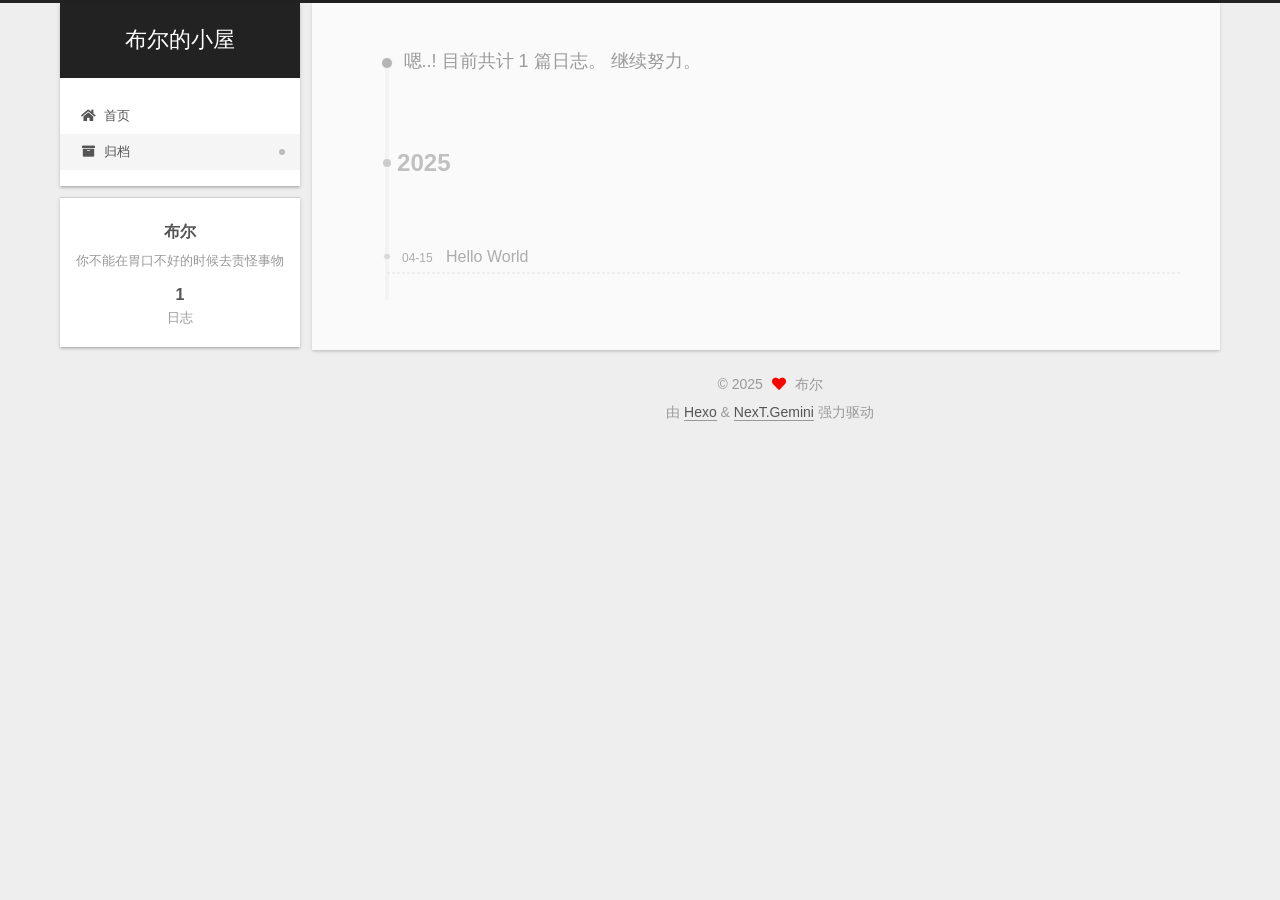
<file: archives/index.html>
<!DOCTYPE html>
<html lang="zh-CN">
<head>
  <meta charset="UTF-8">
<meta name="viewport" content="width=device-width, initial-scale=1, maximum-scale=2">
<meta name="theme-color" content="#222">
<meta name="generator" content="Hexo 7.3.0">
  <link rel="apple-touch-icon" sizes="180x180" href="/images/apple-touch-icon-next.png">
  <link rel="icon" type="image/png" sizes="32x32" href="/images/favicon-32x32-next.png">
  <link rel="icon" type="image/png" sizes="16x16" href="/images/favicon-16x16-next.png">
  <link rel="mask-icon" href="/images/logo.svg" color="#222">

<link rel="stylesheet" href="/css/main.css">


<link rel="stylesheet" href="/lib/font-awesome/css/all.min.css">

<script id="hexo-configurations">
    var NexT = window.NexT || {};
    var CONFIG = {"hostname":"cbuer.com.cn","root":"/","scheme":"Gemini","version":"7.8.0","exturl":false,"sidebar":{"position":"left","display":"post","padding":18,"offset":12,"onmobile":false},"copycode":{"enable":false,"show_result":false,"style":null},"back2top":{"enable":true,"sidebar":false,"scrollpercent":false},"bookmark":{"enable":false,"color":"#222","save":"auto"},"fancybox":false,"mediumzoom":false,"lazyload":false,"pangu":false,"comments":{"style":"tabs","active":null,"storage":true,"lazyload":false,"nav":null},"algolia":{"hits":{"per_page":10},"labels":{"input_placeholder":"Search for Posts","hits_empty":"We didn't find any results for the search: ${query}","hits_stats":"${hits} results found in ${time} ms"}},"localsearch":{"enable":false,"trigger":"auto","top_n_per_article":1,"unescape":false,"preload":false},"motion":{"enable":true,"async":false,"transition":{"post_block":"fadeIn","post_header":"slideDownIn","post_body":"slideDownIn","coll_header":"slideLeftIn","sidebar":"slideUpIn"}}};
  </script>

  <meta name="description" content="你不能在胃口不好的时候去责怪事物">
<meta property="og:type" content="website">
<meta property="og:title" content="布尔的小屋">
<meta property="og:url" content="http://cbuer.com.cn/archives/index.html">
<meta property="og:site_name" content="布尔的小屋">
<meta property="og:description" content="你不能在胃口不好的时候去责怪事物">
<meta property="og:locale" content="zh_CN">
<meta property="article:author" content="布尔">
<meta name="twitter:card" content="summary">

<link rel="canonical" href="http://cbuer.com.cn/archives/">


<script id="page-configurations">
  // https://hexo.io/docs/variables.html
  CONFIG.page = {
    sidebar: "",
    isHome : false,
    isPost : false,
    lang   : 'zh-CN'
  };
</script>

  <title>归档 | 布尔的小屋</title>
  






  <noscript>
  <style>
  .use-motion .brand,
  .use-motion .menu-item,
  .sidebar-inner,
  .use-motion .post-block,
  .use-motion .pagination,
  .use-motion .comments,
  .use-motion .post-header,
  .use-motion .post-body,
  .use-motion .collection-header { opacity: initial; }

  .use-motion .site-title,
  .use-motion .site-subtitle {
    opacity: initial;
    top: initial;
  }

  .use-motion .logo-line-before i { left: initial; }
  .use-motion .logo-line-after i { right: initial; }
  </style>
</noscript>

</head>

<body itemscope itemtype="http://schema.org/WebPage">
  <div class="container use-motion">
    <div class="headband"></div>

    <header class="header" itemscope itemtype="http://schema.org/WPHeader">
      <div class="header-inner"><div class="site-brand-container">
  <div class="site-nav-toggle">
    <div class="toggle" aria-label="切换导航栏">
      <span class="toggle-line toggle-line-first"></span>
      <span class="toggle-line toggle-line-middle"></span>
      <span class="toggle-line toggle-line-last"></span>
    </div>
  </div>

  <div class="site-meta">

    <a href="/" class="brand" rel="start">
      <span class="logo-line-before"><i></i></span>
      <h1 class="site-title">布尔的小屋</h1>
      <span class="logo-line-after"><i></i></span>
    </a>
  </div>

  <div class="site-nav-right">
    <div class="toggle popup-trigger">
    </div>
  </div>
</div>




<nav class="site-nav">
  <ul id="menu" class="main-menu menu">
        <li class="menu-item menu-item-home">

    <a href="/" rel="section"><i class="fa fa-home fa-fw"></i>首页</a>

  </li>
        <li class="menu-item menu-item-archives">

    <a href="/archives/" rel="section"><i class="fa fa-archive fa-fw"></i>归档</a>

  </li>
  </ul>
</nav>




</div>
    </header>

    
  <div class="back-to-top">
    <i class="fa fa-arrow-up"></i>
    <span>0%</span>
  </div>


    <main class="main">
      <div class="main-inner">
        <div class="content-wrap">
          

          <div class="content archive">
            

  
  
  
  <div class="post-block">
    <div class="posts-collapse">
      <div class="collection-title">
        <span class="collection-header">嗯..! 目前共计 1 篇日志。 继续努力。</span>
      </div>

      
    <div class="collection-year">
      <span class="collection-header">2025</span>
    </div>

  <article itemscope itemtype="http://schema.org/Article">
    <header class="post-header">

      <div class="post-meta">
        <time itemprop="dateCreated"
              datetime="2025-04-15T20:42:46+08:00"
              content="2025-04-15">
          04-15
        </time>
      </div>

      <div class="post-title">
          <a class="post-title-link" href="/2025/04/15/hello-world/" itemprop="url">
            <span itemprop="name">Hello World</span>
          </a>
      </div>

    </header>
  </article>


    </div>
  </div>
  
  
  

  



          </div>
          

<script>
  window.addEventListener('tabs:register', () => {
    let { activeClass } = CONFIG.comments;
    if (CONFIG.comments.storage) {
      activeClass = localStorage.getItem('comments_active') || activeClass;
    }
    if (activeClass) {
      let activeTab = document.querySelector(`a[href="#comment-${activeClass}"]`);
      if (activeTab) {
        activeTab.click();
      }
    }
  });
  if (CONFIG.comments.storage) {
    window.addEventListener('tabs:click', event => {
      if (!event.target.matches('.tabs-comment .tab-content .tab-pane')) return;
      let commentClass = event.target.classList[1];
      localStorage.setItem('comments_active', commentClass);
    });
  }
</script>

        </div>
          
  
  <div class="toggle sidebar-toggle">
    <span class="toggle-line toggle-line-first"></span>
    <span class="toggle-line toggle-line-middle"></span>
    <span class="toggle-line toggle-line-last"></span>
  </div>

  <aside class="sidebar">
    <div class="sidebar-inner">

      <ul class="sidebar-nav motion-element">
        <li class="sidebar-nav-toc">
          文章目录
        </li>
        <li class="sidebar-nav-overview">
          站点概览
        </li>
      </ul>

      <!--noindex-->
      <div class="post-toc-wrap sidebar-panel">
      </div>
      <!--/noindex-->

      <div class="site-overview-wrap sidebar-panel">
        <div class="site-author motion-element" itemprop="author" itemscope itemtype="http://schema.org/Person">
  <p class="site-author-name" itemprop="name">布尔</p>
  <div class="site-description" itemprop="description">你不能在胃口不好的时候去责怪事物</div>
</div>
<div class="site-state-wrap motion-element">
  <nav class="site-state">
      <div class="site-state-item site-state-posts">
          <a href="/archives/">
        
          <span class="site-state-item-count">1</span>
          <span class="site-state-item-name">日志</span>
        </a>
      </div>
  </nav>
</div>



      </div>

    </div>
  </aside>
  <div id="sidebar-dimmer"></div>


      </div>
    </main>

    <footer class="footer">
      <div class="footer-inner">
        

        

<div class="copyright">
  
  &copy; 
  <span itemprop="copyrightYear">2025</span>
  <span class="with-love">
    <i class="fa fa-heart"></i>
  </span>
  <span class="author" itemprop="copyrightHolder">布尔</span>
</div>
  <div class="powered-by">由 <a href="https://hexo.io/" class="theme-link" rel="noopener" target="_blank">Hexo</a> & <a href="https://theme-next.org/" class="theme-link" rel="noopener" target="_blank">NexT.Gemini</a> 强力驱动
  </div>

        








      </div>
    </footer>
  </div>

  
  <script src="/lib/anime.min.js"></script>
  <script src="/lib/velocity/velocity.min.js"></script>
  <script src="/lib/velocity/velocity.ui.min.js"></script>

<script src="/js/utils.js"></script>

<script src="/js/motion.js"></script>


<script src="/js/schemes/pisces.js"></script>


<script src="/js/next-boot.js"></script>




  















  

  

</body>
</html>
</file>
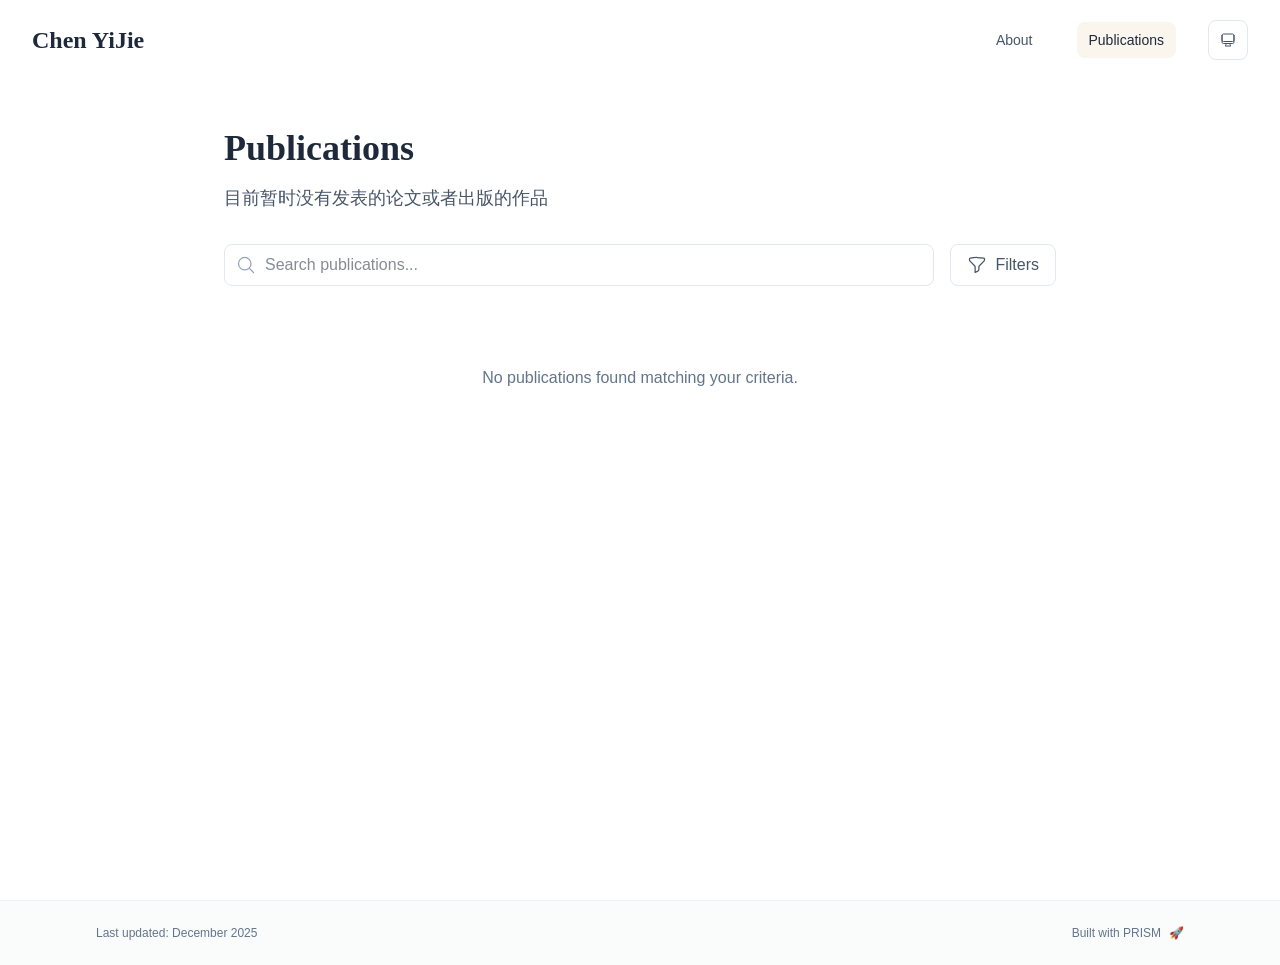
<file: publications/index.html>
<!DOCTYPE html><html lang="en" class="scroll-smooth"><head><meta charSet="utf-8"/><meta name="viewport" content="width=device-width, initial-scale=1"/><link rel="stylesheet" href="/_next/static/css/321086709c2a5342.css" data-precedence="next"/><link rel="preload" as="script" fetchPriority="low" href="/_next/static/chunks/webpack-dcf9f18cf6e4eb9d.js"/><script src="/_next/static/chunks/4bd1b696-70b6d399998de86a.js" async=""></script><script src="/_next/static/chunks/684-50096e198fb40285.js" async=""></script><script src="/_next/static/chunks/main-app-7402cba2522c1f9f.js" async=""></script><script src="/_next/static/chunks/161-26b68443731f0363.js" async=""></script><script src="/_next/static/chunks/874-196dbf0660d69360.js" async=""></script><script src="/_next/static/chunks/560-dc25b2d8b8d763b3.js" async=""></script><script src="/_next/static/chunks/app/layout-c07adb1a8caf783b.js" async=""></script><script src="/_next/static/chunks/12-4b59b9520356f054.js" async=""></script><script src="/_next/static/chunks/748-4b840fdf77a7aa77.js" async=""></script><script src="/_next/static/chunks/app/%5Bslug%5D/page-a446dede45c81afa.js" async=""></script><link rel="icon" href="/favicon.svg" type="image/svg+xml"/><link rel="dns-prefetch" href="https://google-fonts.jialeliu.com"/><link rel="preconnect" href="https://google-fonts.jialeliu.com" crossorigin=""/><link rel="preload" as="style" href="https://google-fonts.jialeliu.com/css2?family=Inter:wght@300;400;500;600;700&amp;family=Crimson+Text:ital,wght@0,400;0,600;1,400&amp;display=swap"/><link rel="stylesheet" id="gfonts-css" href="https://google-fonts.jialeliu.com/css2?family=Inter:wght@300;400;500;600;700&amp;family=Crimson+Text:ital,wght@0,400;0,600;1,400&amp;display=swap" media="print"/><script>
              (function(){
                var l = document.getElementById('gfonts-css');
                if (!l) return;
                if (l.media !== 'all') {
                  l.addEventListener('load', function(){ try { l.media = 'all'; } catch(e){} });
                }
              })();
            </script><noscript><link rel="stylesheet" href="https://google-fonts.jialeliu.com/css2?family=Inter:wght@300;400;500;600;700&amp;family=Crimson+Text:ital,wght@0,400;0,600;1,400&amp;display=swap"/></noscript><script>
              try {
                const theme = localStorage.getItem('theme-storage');
                const parsed = theme ? JSON.parse(theme) : null;
                const setting = parsed?.state?.theme || 'system';
                const prefersDark = typeof window !== 'undefined' && window.matchMedia && window.matchMedia('(prefers-color-scheme: dark)').matches;
                const effective = setting === 'dark' ? 'dark' : (setting === 'light' ? 'light' : (prefersDark ? 'dark' : 'light'));
                var root = document.documentElement;
                root.classList.add(effective);
                root.setAttribute('data-theme', effective);
              } catch (e) {
                var root = document.documentElement;
                root.classList.add('light');
                root.setAttribute('data-theme', 'light');
              }
            </script><title>Publications | Chen YiJie</title><meta name="description" content="目前暂时没有发表的论文或者出版的作品"/><meta name="author" content="Chen YiJie"/><meta name="keywords" content="Chen YiJie,PhD,Research,Sichuan University"/><meta name="creator" content="Chen YiJie"/><meta name="publisher" content="Chen YiJie"/><meta property="og:title" content="Chen YiJie"/><meta property="og:description" content="四川大学本科生，数学专业"/><meta property="og:site_name" content="Chen YiJie&#x27;s Academic Website"/><meta property="og:locale" content="en_US"/><meta property="og:type" content="website"/><meta name="twitter:card" content="summary"/><meta name="twitter:title" content="Chen YiJie"/><meta name="twitter:description" content="四川大学本科生，数学专业"/><link rel="icon" href="/favicon.svg"/><script>document.querySelectorAll('body link[rel="icon"], body link[rel="apple-touch-icon"]').forEach(el => document.head.appendChild(el))</script><script src="/_next/static/chunks/polyfills-42372ed130431b0a.js" noModule=""></script></head><body class="font-sans antialiased"><div style="visibility:hidden"><nav class="fixed top-0 left-0 right-0 z-50" data-headlessui-state=""><div class="transition-all duration-300 ease-out bg-transparent" style="transform:translateY(-100px)"><div class="max-w-7xl mx-auto px-4 sm:px-6 lg:px-8"><div class="flex justify-between items-center h-16 lg:h-20"><div class="flex-shrink-0" tabindex="0"><a class="text-xl lg:text-2xl font-serif font-semibold text-primary hover:text-accent transition-colors duration-200" href="/">Chen YiJie</a></div><div class="hidden lg:block"><div class="ml-10 flex items-center space-x-8"><div class="flex items-baseline space-x-8"><a class="relative px-3 py-2 text-sm font-medium transition-all duration-200 rounded hover:bg-accent/10 hover:shadow-sm text-neutral-600 hover:text-primary" href="/"><span class="relative z-10">About</span></a><a class="relative px-3 py-2 text-sm font-medium transition-all duration-200 rounded hover:bg-accent/10 hover:shadow-sm text-primary" href="/publications/"><span class="relative z-10">Publications</span><div class="absolute inset-0 bg-accent/10 rounded-lg"></div></a></div><div class="flex items-center justify-center w-10 h-10 rounded-lg border border-neutral-200 dark:border-[rgba(148,163,184,0.24)] bg-background dark:bg-neutral-800"><div class="w-4 h-4 rounded-full bg-neutral-300 animate-pulse"></div></div></div></div><div class="lg:hidden flex items-center space-x-2"><div class="flex items-center justify-center w-10 h-10 rounded-lg border border-neutral-200 dark:border-[rgba(148,163,184,0.24)] bg-background dark:bg-neutral-800"><div class="w-4 h-4 rounded-full bg-neutral-300 animate-pulse"></div></div><button class="inline-flex items-center justify-center p-2 rounded-md text-neutral-600 hover:text-primary hover:bg-neutral-100 dark:hover:bg-neutral-800 focus:outline-none focus:ring-2 focus:ring-inset focus:ring-accent transition-colors duration-200" id="headlessui-disclosure-button-«R5pdb»" type="button" aria-expanded="false" data-headlessui-state=""><span class="sr-only">Open main menu</span><div><svg xmlns="http://www.w3.org/2000/svg" fill="none" viewBox="0 0 24 24" stroke-width="1.5" stroke="currentColor" aria-hidden="true" data-slot="icon" class="block h-6 w-6"><path stroke-linecap="round" stroke-linejoin="round" d="M3.75 6.75h16.5M3.75 12h16.5m-16.5 5.25h16.5"></path></svg></div></button></div></div></div></div></nav><main class="min-h-screen pt-16 lg:pt-20"><div class="max-w-4xl mx-auto px-4 sm:px-6 lg:px-8 py-12"><div style="opacity:0;transform:translateY(20px)"><div class="mb-8"><h1 class="text-4xl font-serif font-bold text-primary mb-4">Publications</h1><p class="text-lg text-neutral-600 dark:text-neutral-500 max-w-2xl">目前暂时没有发表的论文或者出版的作品</p></div><div class="mb-8 space-y-4"><div class="flex flex-col sm:flex-row gap-4"><div class="relative flex-grow"><svg xmlns="http://www.w3.org/2000/svg" fill="none" viewBox="0 0 24 24" stroke-width="1.5" stroke="currentColor" aria-hidden="true" data-slot="icon" class="absolute left-3 top-1/2 transform -translate-y-1/2 h-5 w-5 text-neutral-400"><path stroke-linecap="round" stroke-linejoin="round" d="m21 21-5.197-5.197m0 0A7.5 7.5 0 1 0 5.196 5.196a7.5 7.5 0 0 0 10.607 10.607Z"></path></svg><input type="text" placeholder="Search publications..." class="w-full pl-10 pr-4 py-2 rounded-lg border border-neutral-200 dark:border-neutral-800 bg-white dark:bg-neutral-900 focus:ring-2 focus:ring-accent focus:border-transparent transition-all duration-200" value=""/></div><button class="flex items-center justify-center px-4 py-2 rounded-lg border transition-all duration-200 bg-white dark:bg-neutral-900 border-neutral-200 dark:border-neutral-800 text-neutral-600 hover:border-accent hover:text-accent"><svg xmlns="http://www.w3.org/2000/svg" fill="none" viewBox="0 0 24 24" stroke-width="1.5" stroke="currentColor" aria-hidden="true" data-slot="icon" class="h-5 w-5 mr-2"><path stroke-linecap="round" stroke-linejoin="round" d="M12 3c2.755 0 5.455.232 8.083.678.533.09.917.556.917 1.096v1.044a2.25 2.25 0 0 1-.659 1.591l-5.432 5.432a2.25 2.25 0 0 0-.659 1.591v2.927a2.25 2.25 0 0 1-1.244 2.013L9.75 21v-6.568a2.25 2.25 0 0 0-.659-1.591L3.659 7.409A2.25 2.25 0 0 1 3 5.818V4.774c0-.54.384-1.006.917-1.096A48.32 48.32 0 0 1 12 3Z"></path></svg>Filters</button></div></div><div class="space-y-6"><div class="text-center py-12 text-neutral-500">No publications found matching your criteria.</div></div></div></div><!--$--><!--/$--><!--$--><!--/$--></main><footer class="border-t border-neutral-200/50 bg-neutral-50/50 dark:bg-neutral-900/50 dark:border-neutral-700/50"><div class="max-w-6xl mx-auto px-4 sm:px-6 lg:px-8 py-6"><div class="flex flex-col sm:flex-row justify-between items-center gap-2"><p class="text-xs text-neutral-500">Last updated: <!-- -->December 2025</p><p class="text-xs text-neutral-500 flex items-center"><a href="https://github.com/xyjoey/PRISM" target="_blank" rel="noopener noreferrer">Built with PRISM</a><span class="ml-2">🚀</span></p></div></div></footer></div><script src="/_next/static/chunks/webpack-dcf9f18cf6e4eb9d.js" async=""></script><script>(self.__next_f=self.__next_f||[]).push([0])</script><script>self.__next_f.push([1,"1:\"$Sreact.fragment\"\n2:I[3719,[\"161\",\"static/chunks/161-26b68443731f0363.js\",\"874\",\"static/chunks/874-196dbf0660d69360.js\",\"560\",\"static/chunks/560-dc25b2d8b8d763b3.js\",\"177\",\"static/chunks/app/layout-c07adb1a8caf783b.js\"],\"ThemeProvider\"]\n3:I[768,[\"161\",\"static/chunks/161-26b68443731f0363.js\",\"874\",\"static/chunks/874-196dbf0660d69360.js\",\"560\",\"static/chunks/560-dc25b2d8b8d763b3.js\",\"177\",\"static/chunks/app/layout-c07adb1a8caf783b.js\"],\"default\"]\n4:I[7555,[],\"\"]\n5:I[1295,[],\"\"]\n6:I[2548,[\"161\",\"static/chunks/161-26b68443731f0363.js\",\"874\",\"static/chunks/874-196dbf0660d69360.js\",\"560\",\"static/chunks/560-dc25b2d8b8d763b3.js\",\"177\",\"static/chunks/app/layout-c07adb1a8caf783b.js\"],\"default\"]\n8:I[9665,[],\"MetadataBoundary\"]\na:I[9665,[],\"OutletBoundary\"]\nd:I[4911,[],\"AsyncMetadataOutlet\"]\nf:I[9665,[],\"ViewportBoundary\"]\n11:I[6614,[],\"\"]\n:HL[\"/_next/static/css/321086709c2a5342.css\",\"style\"]\n"])</script><script>self.__next_f.push([1,"0:{\"P\":null,\"b\":\"F5d3eO9pd4kKP0HAxjb8D\",\"p\":\"\",\"c\":[\"\",\"publications\",\"\"],\"i\":false,\"f\":[[[\"\",{\"children\":[[\"slug\",\"publications\",\"d\"],{\"children\":[\"__PAGE__\",{}]}]},\"$undefined\",\"$undefined\",true],[\"\",[\"$\",\"$1\",\"c\",{\"children\":[[[\"$\",\"link\",\"0\",{\"rel\":\"stylesheet\",\"href\":\"/_next/static/css/321086709c2a5342.css\",\"precedence\":\"next\",\"crossOrigin\":\"$undefined\",\"nonce\":\"$undefined\"}]],[\"$\",\"html\",null,{\"lang\":\"en\",\"className\":\"scroll-smooth\",\"suppressHydrationWarning\":true,\"children\":[[\"$\",\"head\",null,{\"children\":[[\"$\",\"link\",null,{\"rel\":\"icon\",\"href\":\"/favicon.svg\",\"type\":\"image/svg+xml\"}],[\"$\",\"link\",null,{\"rel\":\"dns-prefetch\",\"href\":\"https://google-fonts.jialeliu.com\"}],[\"$\",\"link\",null,{\"rel\":\"preconnect\",\"href\":\"https://google-fonts.jialeliu.com\",\"crossOrigin\":\"\"}],[\"$\",\"link\",null,{\"rel\":\"preload\",\"as\":\"style\",\"href\":\"https://google-fonts.jialeliu.com/css2?family=Inter:wght@300;400;500;600;700\u0026family=Crimson+Text:ital,wght@0,400;0,600;1,400\u0026display=swap\"}],[\"$\",\"link\",null,{\"rel\":\"stylesheet\",\"id\":\"gfonts-css\",\"href\":\"https://google-fonts.jialeliu.com/css2?family=Inter:wght@300;400;500;600;700\u0026family=Crimson+Text:ital,wght@0,400;0,600;1,400\u0026display=swap\",\"media\":\"print\"}],[\"$\",\"script\",null,{\"dangerouslySetInnerHTML\":{\"__html\":\"\\n              (function(){\\n                var l = document.getElementById('gfonts-css');\\n                if (!l) return;\\n                if (l.media !== 'all') {\\n                  l.addEventListener('load', function(){ try { l.media = 'all'; } catch(e){} });\\n                }\\n              })();\\n            \"}}],[\"$\",\"noscript\",null,{\"children\":[\"$\",\"link\",null,{\"rel\":\"stylesheet\",\"href\":\"https://google-fonts.jialeliu.com/css2?family=Inter:wght@300;400;500;600;700\u0026family=Crimson+Text:ital,wght@0,400;0,600;1,400\u0026display=swap\"}]}],[\"$\",\"script\",null,{\"dangerouslySetInnerHTML\":{\"__html\":\"\\n              try {\\n                const theme = localStorage.getItem('theme-storage');\\n                const parsed = theme ? JSON.parse(theme) : null;\\n                const setting = parsed?.state?.theme || 'system';\\n                const prefersDark = typeof window !== 'undefined' \u0026\u0026 window.matchMedia \u0026\u0026 window.matchMedia('(prefers-color-scheme: dark)').matches;\\n                const effective = setting === 'dark' ? 'dark' : (setting === 'light' ? 'light' : (prefersDark ? 'dark' : 'light'));\\n                var root = document.documentElement;\\n                root.classList.add(effective);\\n                root.setAttribute('data-theme', effective);\\n              } catch (e) {\\n                var root = document.documentElement;\\n                root.classList.add('light');\\n                root.setAttribute('data-theme', 'light');\\n              }\\n            \"}}]]}],[\"$\",\"body\",null,{\"className\":\"font-sans antialiased\",\"children\":[\"$\",\"$L2\",null,{\"children\":[[\"$\",\"$L3\",null,{\"items\":[{\"title\":\"About\",\"type\":\"page\",\"target\":\"about\",\"href\":\"/\"},{\"title\":\"Publications\",\"type\":\"page\",\"target\":\"publications\",\"href\":\"/publications\"}],\"siteTitle\":\"Chen YiJie\",\"enableOnePageMode\":false}],[\"$\",\"main\",null,{\"className\":\"min-h-screen pt-16 lg:pt-20\",\"children\":[\"$\",\"$L4\",null,{\"parallelRouterKey\":\"children\",\"error\":\"$undefined\",\"errorStyles\":\"$undefined\",\"errorScripts\":\"$undefined\",\"template\":[\"$\",\"$L5\",null,{}],\"templateStyles\":\"$undefined\",\"templateScripts\":\"$undefined\",\"notFound\":[[[\"$\",\"title\",null,{\"children\":\"404: This page could not be found.\"}],[\"$\",\"div\",null,{\"style\":{\"fontFamily\":\"system-ui,\\\"Segoe UI\\\",Roboto,Helvetica,Arial,sans-serif,\\\"Apple Color Emoji\\\",\\\"Segoe UI Emoji\\\"\",\"height\":\"100vh\",\"textAlign\":\"center\",\"display\":\"flex\",\"flexDirection\":\"column\",\"alignItems\":\"center\",\"justifyContent\":\"center\"},\"children\":[\"$\",\"div\",null,{\"children\":[[\"$\",\"style\",null,{\"dangerouslySetInnerHTML\":{\"__html\":\"body{color:#000;background:#fff;margin:0}.next-error-h1{border-right:1px solid rgba(0,0,0,.3)}@media (prefers-color-scheme:dark){body{color:#fff;background:#000}.next-error-h1{border-right:1px solid rgba(255,255,255,.3)}}\"}}],[\"$\",\"h1\",null,{\"className\":\"next-error-h1\",\"style\":{\"display\":\"inline-block\",\"margin\":\"0 20px 0 0\",\"padding\":\"0 23px 0 0\",\"fontSize\":24,\"fontWeight\":500,\"verticalAlign\":\"top\",\"lineHeight\":\"49px\"},\"children\":404}],[\"$\",\"div\",null,{\"style\":{\"display\":\"inline-block\"},\"children\":[\"$\",\"h2\",null,{\"style\":{\"fontSize\":14,\"fontWeight\":400,\"lineHeight\":\"49px\",\"margin\":0},\"children\":\"This page could not be found.\"}]}]]}]}]],[]],\"forbidden\":\"$undefined\",\"unauthorized\":\"$undefined\"}]}],[\"$\",\"$L6\",null,{\"lastUpdated\":\"December 2025\"}]]}]}]]}]]}],{\"children\":[[\"slug\",\"publications\",\"d\"],[\"$\",\"$1\",\"c\",{\"children\":[null,[\"$\",\"$L4\",null,{\"parallelRouterKey\":\"children\",\"error\":\"$undefined\",\"errorStyles\":\"$undefined\",\"errorScripts\":\"$undefined\",\"template\":[\"$\",\"$L5\",null,{}],\"templateStyles\":\"$undefined\",\"templateScripts\":\"$undefined\",\"notFound\":\"$undefined\",\"forbidden\":\"$undefined\",\"unauthorized\":\"$undefined\"}]]}],{\"children\":[\"__PAGE__\",[\"$\",\"$1\",\"c\",{\"children\":[\"$L7\",[\"$\",\"$L8\",null,{\"children\":\"$L9\"}],null,[\"$\",\"$La\",null,{\"children\":[\"$Lb\",\"$Lc\",[\"$\",\"$Ld\",null,{\"promise\":\"$@e\"}]]}]]}],{},null,false]},null,false]},null,false],[\"$\",\"$1\",\"h\",{\"children\":[null,[\"$\",\"$1\",\"0I-tbGgOybGVIVrpV6nYs\",{\"children\":[[\"$\",\"$Lf\",null,{\"children\":\"$L10\"}],null]}],null]}],false]],\"m\":\"$undefined\",\"G\":[\"$11\",\"$undefined\"],\"s\":false,\"S\":true}\n"])</script><script>self.__next_f.push([1,"12:\"$Sreact.suspense\"\n13:I[4911,[],\"AsyncMetadata\"]\n15:I[6669,[\"161\",\"static/chunks/161-26b68443731f0363.js\",\"12\",\"static/chunks/12-4b59b9520356f054.js\",\"748\",\"static/chunks/748-4b840fdf77a7aa77.js\",\"182\",\"static/chunks/app/%5Bslug%5D/page-a446dede45c81afa.js\"],\"default\"]\n9:[\"$\",\"$12\",null,{\"fallback\":null,\"children\":[\"$\",\"$L13\",null,{\"promise\":\"$@14\"}]}]\n7:[\"$\",\"div\",null,{\"className\":\"max-w-4xl mx-auto px-4 sm:px-6 lg:px-8 py-12\",\"children\":[[\"$\",\"$L15\",null,{\"config\":{\"type\":\"publication\",\"title\":\"Publications\",\"description\":\"目前暂时没有发表的论文或者出版的作品\",\"source\":\"publications.bib\"},\"publications\":[]}],false,false]}]\n"])</script><script>self.__next_f.push([1,"c:null\n"])</script><script>self.__next_f.push([1,"10:[[\"$\",\"meta\",\"0\",{\"charSet\":\"utf-8\"}],[\"$\",\"meta\",\"1\",{\"name\":\"viewport\",\"content\":\"width=device-width, initial-scale=1\"}]]\nb:null\n"])</script><script>self.__next_f.push([1,"14:{\"metadata\":[[\"$\",\"title\",\"0\",{\"children\":\"Publications | Chen YiJie\"}],[\"$\",\"meta\",\"1\",{\"name\":\"description\",\"content\":\"目前暂时没有发表的论文或者出版的作品\"}],[\"$\",\"meta\",\"2\",{\"name\":\"author\",\"content\":\"Chen YiJie\"}],[\"$\",\"meta\",\"3\",{\"name\":\"keywords\",\"content\":\"Chen YiJie,PhD,Research,Sichuan University\"}],[\"$\",\"meta\",\"4\",{\"name\":\"creator\",\"content\":\"Chen YiJie\"}],[\"$\",\"meta\",\"5\",{\"name\":\"publisher\",\"content\":\"Chen YiJie\"}],[\"$\",\"meta\",\"6\",{\"property\":\"og:title\",\"content\":\"Chen YiJie\"}],[\"$\",\"meta\",\"7\",{\"property\":\"og:description\",\"content\":\"四川大学本科生，数学专业\"}],[\"$\",\"meta\",\"8\",{\"property\":\"og:site_name\",\"content\":\"Chen YiJie's Academic Website\"}],[\"$\",\"meta\",\"9\",{\"property\":\"og:locale\",\"content\":\"en_US\"}],[\"$\",\"meta\",\"10\",{\"property\":\"og:type\",\"content\":\"website\"}],[\"$\",\"meta\",\"11\",{\"name\":\"twitter:card\",\"content\":\"summary\"}],[\"$\",\"meta\",\"12\",{\"name\":\"twitter:title\",\"content\":\"Chen YiJie\"}],[\"$\",\"meta\",\"13\",{\"name\":\"twitter:description\",\"content\":\"四川大学本科生，数学专业\"}],[\"$\",\"link\",\"14\",{\"rel\":\"icon\",\"href\":\"/favicon.svg\"}]],\"error\":null,\"digest\":\"$undefined\"}\ne:{\"metadata\":\"$14:metadata\",\"error\":null,\"digest\":\"$undefined\"}\n"])</script></body></html>
</file>
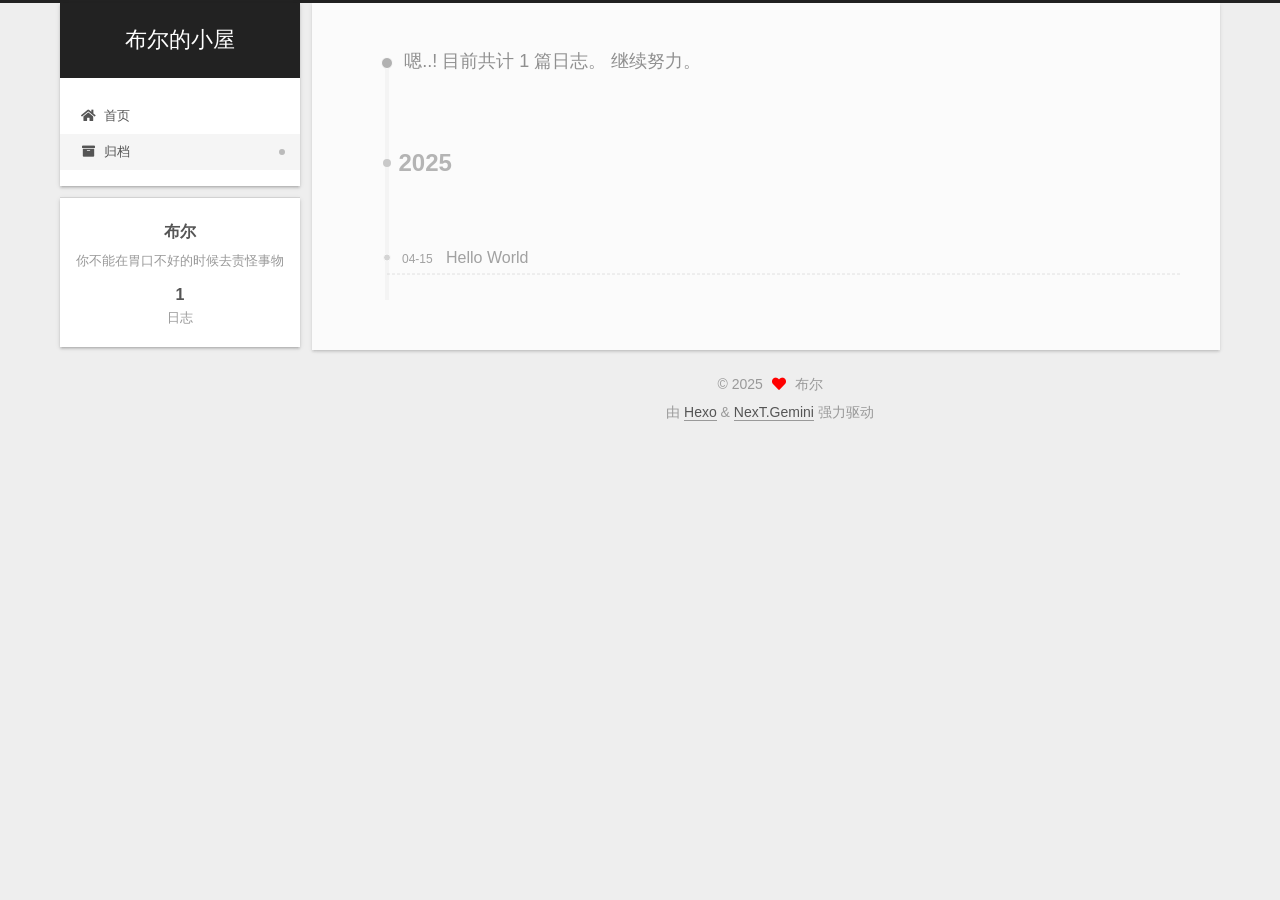
<file: archives/2025/index.html>
<!DOCTYPE html>
<html lang="zh-CN">
<head>
  <meta charset="UTF-8">
<meta name="viewport" content="width=device-width, initial-scale=1, maximum-scale=2">
<meta name="theme-color" content="#222">
<meta name="generator" content="Hexo 7.3.0">
  <link rel="apple-touch-icon" sizes="180x180" href="/images/apple-touch-icon-next.png">
  <link rel="icon" type="image/png" sizes="32x32" href="/images/favicon-32x32-next.png">
  <link rel="icon" type="image/png" sizes="16x16" href="/images/favicon-16x16-next.png">
  <link rel="mask-icon" href="/images/logo.svg" color="#222">

<link rel="stylesheet" href="/css/main.css">


<link rel="stylesheet" href="/lib/font-awesome/css/all.min.css">

<script id="hexo-configurations">
    var NexT = window.NexT || {};
    var CONFIG = {"hostname":"cbuer.com.cn","root":"/","scheme":"Gemini","version":"7.8.0","exturl":false,"sidebar":{"position":"left","display":"post","padding":18,"offset":12,"onmobile":false},"copycode":{"enable":false,"show_result":false,"style":null},"back2top":{"enable":true,"sidebar":false,"scrollpercent":false},"bookmark":{"enable":false,"color":"#222","save":"auto"},"fancybox":false,"mediumzoom":false,"lazyload":false,"pangu":false,"comments":{"style":"tabs","active":null,"storage":true,"lazyload":false,"nav":null},"algolia":{"hits":{"per_page":10},"labels":{"input_placeholder":"Search for Posts","hits_empty":"We didn't find any results for the search: ${query}","hits_stats":"${hits} results found in ${time} ms"}},"localsearch":{"enable":false,"trigger":"auto","top_n_per_article":1,"unescape":false,"preload":false},"motion":{"enable":true,"async":false,"transition":{"post_block":"fadeIn","post_header":"slideDownIn","post_body":"slideDownIn","coll_header":"slideLeftIn","sidebar":"slideUpIn"}}};
  </script>

  <meta name="description" content="你不能在胃口不好的时候去责怪事物">
<meta property="og:type" content="website">
<meta property="og:title" content="布尔的小屋">
<meta property="og:url" content="http://cbuer.com.cn/archives/2025/index.html">
<meta property="og:site_name" content="布尔的小屋">
<meta property="og:description" content="你不能在胃口不好的时候去责怪事物">
<meta property="og:locale" content="zh_CN">
<meta property="article:author" content="布尔">
<meta name="twitter:card" content="summary">

<link rel="canonical" href="http://cbuer.com.cn/archives/2025/">


<script id="page-configurations">
  // https://hexo.io/docs/variables.html
  CONFIG.page = {
    sidebar: "",
    isHome : false,
    isPost : false,
    lang   : 'zh-CN'
  };
</script>

  <title>归档 | 布尔的小屋</title>
  






  <noscript>
  <style>
  .use-motion .brand,
  .use-motion .menu-item,
  .sidebar-inner,
  .use-motion .post-block,
  .use-motion .pagination,
  .use-motion .comments,
  .use-motion .post-header,
  .use-motion .post-body,
  .use-motion .collection-header { opacity: initial; }

  .use-motion .site-title,
  .use-motion .site-subtitle {
    opacity: initial;
    top: initial;
  }

  .use-motion .logo-line-before i { left: initial; }
  .use-motion .logo-line-after i { right: initial; }
  </style>
</noscript>

</head>

<body itemscope itemtype="http://schema.org/WebPage">
  <div class="container use-motion">
    <div class="headband"></div>

    <header class="header" itemscope itemtype="http://schema.org/WPHeader">
      <div class="header-inner"><div class="site-brand-container">
  <div class="site-nav-toggle">
    <div class="toggle" aria-label="切换导航栏">
      <span class="toggle-line toggle-line-first"></span>
      <span class="toggle-line toggle-line-middle"></span>
      <span class="toggle-line toggle-line-last"></span>
    </div>
  </div>

  <div class="site-meta">

    <a href="/" class="brand" rel="start">
      <span class="logo-line-before"><i></i></span>
      <h1 class="site-title">布尔的小屋</h1>
      <span class="logo-line-after"><i></i></span>
    </a>
  </div>

  <div class="site-nav-right">
    <div class="toggle popup-trigger">
    </div>
  </div>
</div>




<nav class="site-nav">
  <ul id="menu" class="main-menu menu">
        <li class="menu-item menu-item-home">

    <a href="/" rel="section"><i class="fa fa-home fa-fw"></i>首页</a>

  </li>
        <li class="menu-item menu-item-archives">

    <a href="/archives/" rel="section"><i class="fa fa-archive fa-fw"></i>归档</a>

  </li>
  </ul>
</nav>




</div>
    </header>

    
  <div class="back-to-top">
    <i class="fa fa-arrow-up"></i>
    <span>0%</span>
  </div>


    <main class="main">
      <div class="main-inner">
        <div class="content-wrap">
          

          <div class="content archive">
            

  
  
  
  <div class="post-block">
    <div class="posts-collapse">
      <div class="collection-title">
        <span class="collection-header">嗯..! 目前共计 1 篇日志。 继续努力。</span>
      </div>

      
    <div class="collection-year">
      <span class="collection-header">2025</span>
    </div>

  <article itemscope itemtype="http://schema.org/Article">
    <header class="post-header">

      <div class="post-meta">
        <time itemprop="dateCreated"
              datetime="2025-04-15T20:42:46+08:00"
              content="2025-04-15">
          04-15
        </time>
      </div>

      <div class="post-title">
          <a class="post-title-link" href="/2025/04/15/hello-world/" itemprop="url">
            <span itemprop="name">Hello World</span>
          </a>
      </div>

    </header>
  </article>


    </div>
  </div>
  
  
  

  



          </div>
          

<script>
  window.addEventListener('tabs:register', () => {
    let { activeClass } = CONFIG.comments;
    if (CONFIG.comments.storage) {
      activeClass = localStorage.getItem('comments_active') || activeClass;
    }
    if (activeClass) {
      let activeTab = document.querySelector(`a[href="#comment-${activeClass}"]`);
      if (activeTab) {
        activeTab.click();
      }
    }
  });
  if (CONFIG.comments.storage) {
    window.addEventListener('tabs:click', event => {
      if (!event.target.matches('.tabs-comment .tab-content .tab-pane')) return;
      let commentClass = event.target.classList[1];
      localStorage.setItem('comments_active', commentClass);
    });
  }
</script>

        </div>
          
  
  <div class="toggle sidebar-toggle">
    <span class="toggle-line toggle-line-first"></span>
    <span class="toggle-line toggle-line-middle"></span>
    <span class="toggle-line toggle-line-last"></span>
  </div>

  <aside class="sidebar">
    <div class="sidebar-inner">

      <ul class="sidebar-nav motion-element">
        <li class="sidebar-nav-toc">
          文章目录
        </li>
        <li class="sidebar-nav-overview">
          站点概览
        </li>
      </ul>

      <!--noindex-->
      <div class="post-toc-wrap sidebar-panel">
      </div>
      <!--/noindex-->

      <div class="site-overview-wrap sidebar-panel">
        <div class="site-author motion-element" itemprop="author" itemscope itemtype="http://schema.org/Person">
  <p class="site-author-name" itemprop="name">布尔</p>
  <div class="site-description" itemprop="description">你不能在胃口不好的时候去责怪事物</div>
</div>
<div class="site-state-wrap motion-element">
  <nav class="site-state">
      <div class="site-state-item site-state-posts">
          <a href="/archives/">
        
          <span class="site-state-item-count">1</span>
          <span class="site-state-item-name">日志</span>
        </a>
      </div>
  </nav>
</div>



      </div>

    </div>
  </aside>
  <div id="sidebar-dimmer"></div>


      </div>
    </main>

    <footer class="footer">
      <div class="footer-inner">
        

        

<div class="copyright">
  
  &copy; 
  <span itemprop="copyrightYear">2025</span>
  <span class="with-love">
    <i class="fa fa-heart"></i>
  </span>
  <span class="author" itemprop="copyrightHolder">布尔</span>
</div>
  <div class="powered-by">由 <a href="https://hexo.io/" class="theme-link" rel="noopener" target="_blank">Hexo</a> & <a href="https://theme-next.org/" class="theme-link" rel="noopener" target="_blank">NexT.Gemini</a> 强力驱动
  </div>

        








      </div>
    </footer>
  </div>

  
  <script src="/lib/anime.min.js"></script>
  <script src="/lib/velocity/velocity.min.js"></script>
  <script src="/lib/velocity/velocity.ui.min.js"></script>

<script src="/js/utils.js"></script>

<script src="/js/motion.js"></script>


<script src="/js/schemes/pisces.js"></script>


<script src="/js/next-boot.js"></script>




  















  

  

</body>
</html>
</file>
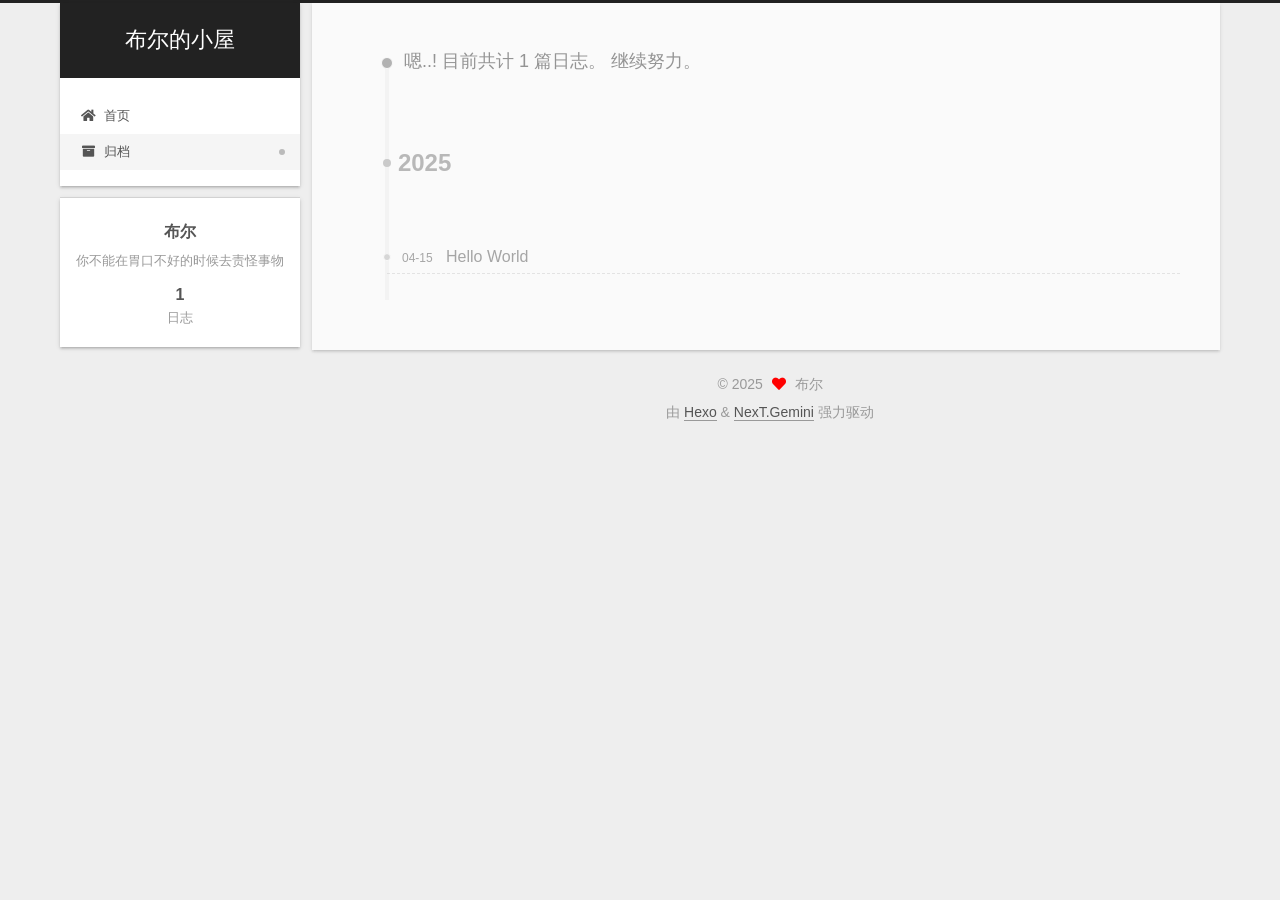
<file: archives/2025/04/index.html>
<!DOCTYPE html>
<html lang="zh-CN">
<head>
  <meta charset="UTF-8">
<meta name="viewport" content="width=device-width, initial-scale=1, maximum-scale=2">
<meta name="theme-color" content="#222">
<meta name="generator" content="Hexo 7.3.0">
  <link rel="apple-touch-icon" sizes="180x180" href="/images/apple-touch-icon-next.png">
  <link rel="icon" type="image/png" sizes="32x32" href="/images/favicon-32x32-next.png">
  <link rel="icon" type="image/png" sizes="16x16" href="/images/favicon-16x16-next.png">
  <link rel="mask-icon" href="/images/logo.svg" color="#222">

<link rel="stylesheet" href="/css/main.css">


<link rel="stylesheet" href="/lib/font-awesome/css/all.min.css">

<script id="hexo-configurations">
    var NexT = window.NexT || {};
    var CONFIG = {"hostname":"cbuer.com.cn","root":"/","scheme":"Gemini","version":"7.8.0","exturl":false,"sidebar":{"position":"left","display":"post","padding":18,"offset":12,"onmobile":false},"copycode":{"enable":false,"show_result":false,"style":null},"back2top":{"enable":true,"sidebar":false,"scrollpercent":false},"bookmark":{"enable":false,"color":"#222","save":"auto"},"fancybox":false,"mediumzoom":false,"lazyload":false,"pangu":false,"comments":{"style":"tabs","active":null,"storage":true,"lazyload":false,"nav":null},"algolia":{"hits":{"per_page":10},"labels":{"input_placeholder":"Search for Posts","hits_empty":"We didn't find any results for the search: ${query}","hits_stats":"${hits} results found in ${time} ms"}},"localsearch":{"enable":false,"trigger":"auto","top_n_per_article":1,"unescape":false,"preload":false},"motion":{"enable":true,"async":false,"transition":{"post_block":"fadeIn","post_header":"slideDownIn","post_body":"slideDownIn","coll_header":"slideLeftIn","sidebar":"slideUpIn"}}};
  </script>

  <meta name="description" content="你不能在胃口不好的时候去责怪事物">
<meta property="og:type" content="website">
<meta property="og:title" content="布尔的小屋">
<meta property="og:url" content="http://cbuer.com.cn/archives/2025/04/index.html">
<meta property="og:site_name" content="布尔的小屋">
<meta property="og:description" content="你不能在胃口不好的时候去责怪事物">
<meta property="og:locale" content="zh_CN">
<meta property="article:author" content="布尔">
<meta name="twitter:card" content="summary">

<link rel="canonical" href="http://cbuer.com.cn/archives/2025/04/">


<script id="page-configurations">
  // https://hexo.io/docs/variables.html
  CONFIG.page = {
    sidebar: "",
    isHome : false,
    isPost : false,
    lang   : 'zh-CN'
  };
</script>

  <title>归档 | 布尔的小屋</title>
  






  <noscript>
  <style>
  .use-motion .brand,
  .use-motion .menu-item,
  .sidebar-inner,
  .use-motion .post-block,
  .use-motion .pagination,
  .use-motion .comments,
  .use-motion .post-header,
  .use-motion .post-body,
  .use-motion .collection-header { opacity: initial; }

  .use-motion .site-title,
  .use-motion .site-subtitle {
    opacity: initial;
    top: initial;
  }

  .use-motion .logo-line-before i { left: initial; }
  .use-motion .logo-line-after i { right: initial; }
  </style>
</noscript>

</head>

<body itemscope itemtype="http://schema.org/WebPage">
  <div class="container use-motion">
    <div class="headband"></div>

    <header class="header" itemscope itemtype="http://schema.org/WPHeader">
      <div class="header-inner"><div class="site-brand-container">
  <div class="site-nav-toggle">
    <div class="toggle" aria-label="切换导航栏">
      <span class="toggle-line toggle-line-first"></span>
      <span class="toggle-line toggle-line-middle"></span>
      <span class="toggle-line toggle-line-last"></span>
    </div>
  </div>

  <div class="site-meta">

    <a href="/" class="brand" rel="start">
      <span class="logo-line-before"><i></i></span>
      <h1 class="site-title">布尔的小屋</h1>
      <span class="logo-line-after"><i></i></span>
    </a>
  </div>

  <div class="site-nav-right">
    <div class="toggle popup-trigger">
    </div>
  </div>
</div>




<nav class="site-nav">
  <ul id="menu" class="main-menu menu">
        <li class="menu-item menu-item-home">

    <a href="/" rel="section"><i class="fa fa-home fa-fw"></i>首页</a>

  </li>
        <li class="menu-item menu-item-archives">

    <a href="/archives/" rel="section"><i class="fa fa-archive fa-fw"></i>归档</a>

  </li>
  </ul>
</nav>




</div>
    </header>

    
  <div class="back-to-top">
    <i class="fa fa-arrow-up"></i>
    <span>0%</span>
  </div>


    <main class="main">
      <div class="main-inner">
        <div class="content-wrap">
          

          <div class="content archive">
            

  
  
  
  <div class="post-block">
    <div class="posts-collapse">
      <div class="collection-title">
        <span class="collection-header">嗯..! 目前共计 1 篇日志。 继续努力。</span>
      </div>

      
    <div class="collection-year">
      <span class="collection-header">2025</span>
    </div>

  <article itemscope itemtype="http://schema.org/Article">
    <header class="post-header">

      <div class="post-meta">
        <time itemprop="dateCreated"
              datetime="2025-04-15T20:42:46+08:00"
              content="2025-04-15">
          04-15
        </time>
      </div>

      <div class="post-title">
          <a class="post-title-link" href="/2025/04/15/hello-world/" itemprop="url">
            <span itemprop="name">Hello World</span>
          </a>
      </div>

    </header>
  </article>


    </div>
  </div>
  
  
  

  



          </div>
          

<script>
  window.addEventListener('tabs:register', () => {
    let { activeClass } = CONFIG.comments;
    if (CONFIG.comments.storage) {
      activeClass = localStorage.getItem('comments_active') || activeClass;
    }
    if (activeClass) {
      let activeTab = document.querySelector(`a[href="#comment-${activeClass}"]`);
      if (activeTab) {
        activeTab.click();
      }
    }
  });
  if (CONFIG.comments.storage) {
    window.addEventListener('tabs:click', event => {
      if (!event.target.matches('.tabs-comment .tab-content .tab-pane')) return;
      let commentClass = event.target.classList[1];
      localStorage.setItem('comments_active', commentClass);
    });
  }
</script>

        </div>
          
  
  <div class="toggle sidebar-toggle">
    <span class="toggle-line toggle-line-first"></span>
    <span class="toggle-line toggle-line-middle"></span>
    <span class="toggle-line toggle-line-last"></span>
  </div>

  <aside class="sidebar">
    <div class="sidebar-inner">

      <ul class="sidebar-nav motion-element">
        <li class="sidebar-nav-toc">
          文章目录
        </li>
        <li class="sidebar-nav-overview">
          站点概览
        </li>
      </ul>

      <!--noindex-->
      <div class="post-toc-wrap sidebar-panel">
      </div>
      <!--/noindex-->

      <div class="site-overview-wrap sidebar-panel">
        <div class="site-author motion-element" itemprop="author" itemscope itemtype="http://schema.org/Person">
  <p class="site-author-name" itemprop="name">布尔</p>
  <div class="site-description" itemprop="description">你不能在胃口不好的时候去责怪事物</div>
</div>
<div class="site-state-wrap motion-element">
  <nav class="site-state">
      <div class="site-state-item site-state-posts">
          <a href="/archives/">
        
          <span class="site-state-item-count">1</span>
          <span class="site-state-item-name">日志</span>
        </a>
      </div>
  </nav>
</div>



      </div>

    </div>
  </aside>
  <div id="sidebar-dimmer"></div>


      </div>
    </main>

    <footer class="footer">
      <div class="footer-inner">
        

        

<div class="copyright">
  
  &copy; 
  <span itemprop="copyrightYear">2025</span>
  <span class="with-love">
    <i class="fa fa-heart"></i>
  </span>
  <span class="author" itemprop="copyrightHolder">布尔</span>
</div>
  <div class="powered-by">由 <a href="https://hexo.io/" class="theme-link" rel="noopener" target="_blank">Hexo</a> & <a href="https://theme-next.org/" class="theme-link" rel="noopener" target="_blank">NexT.Gemini</a> 强力驱动
  </div>

        








      </div>
    </footer>
  </div>

  
  <script src="/lib/anime.min.js"></script>
  <script src="/lib/velocity/velocity.min.js"></script>
  <script src="/lib/velocity/velocity.ui.min.js"></script>

<script src="/js/utils.js"></script>

<script src="/js/motion.js"></script>


<script src="/js/schemes/pisces.js"></script>


<script src="/js/next-boot.js"></script>




  















  

  

</body>
</html>
</file>
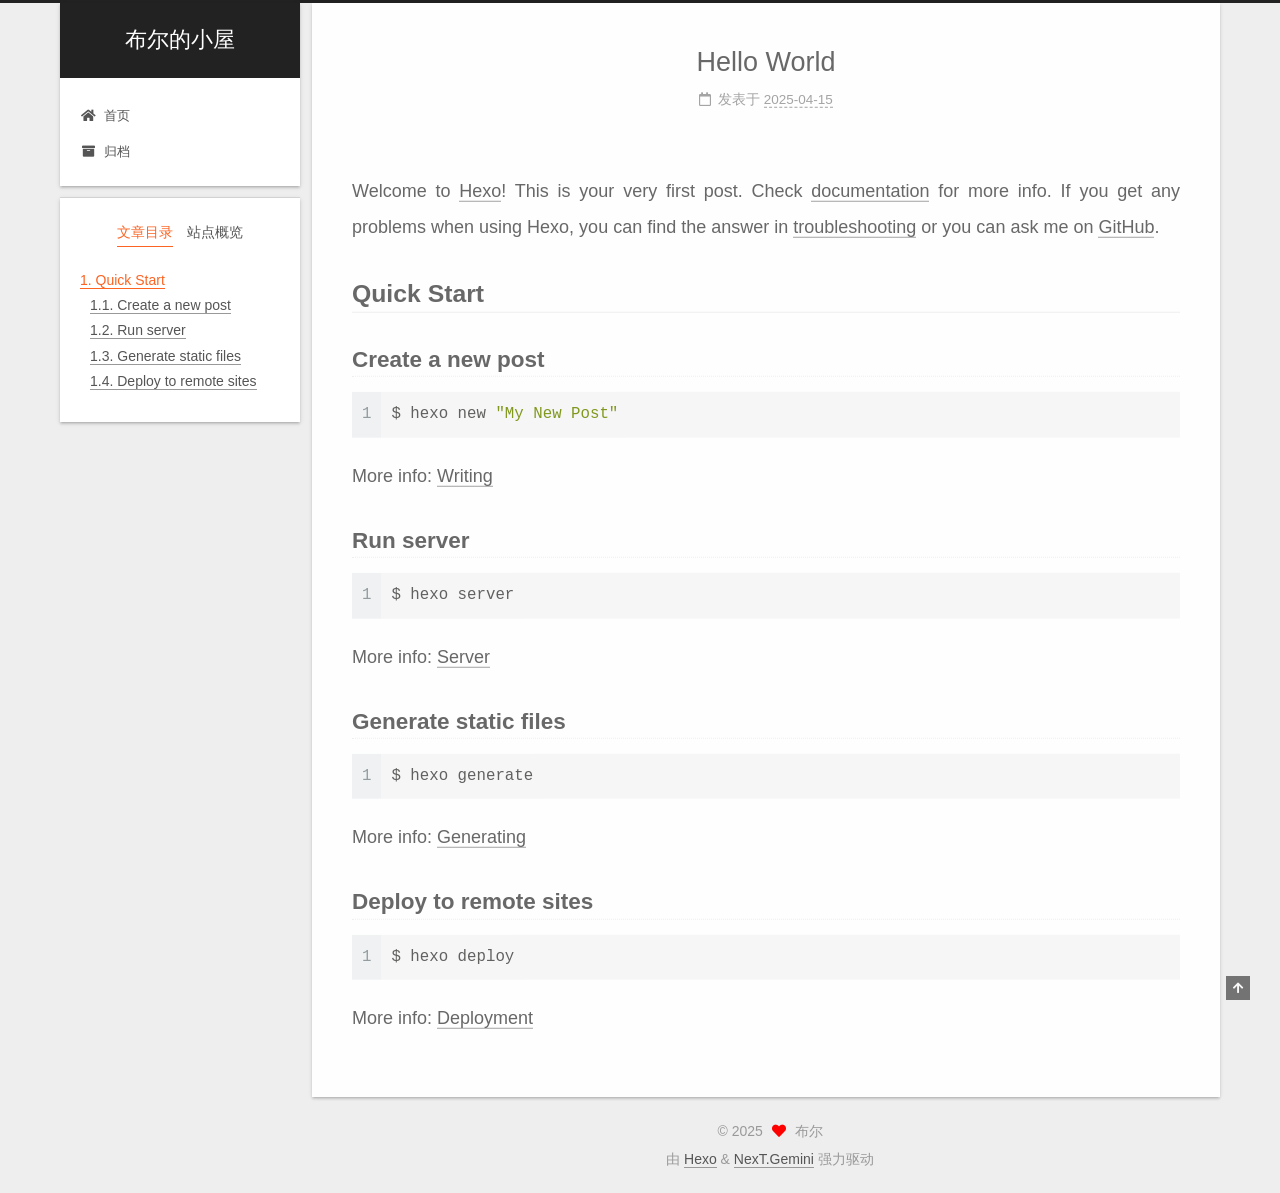
<file: 2025/04/15/hello-world/index.html>
<!DOCTYPE html>
<html lang="zh-CN">
<head>
  <meta charset="UTF-8">
<meta name="viewport" content="width=device-width, initial-scale=1, maximum-scale=2">
<meta name="theme-color" content="#222">
<meta name="generator" content="Hexo 7.3.0">
  <link rel="apple-touch-icon" sizes="180x180" href="/images/apple-touch-icon-next.png">
  <link rel="icon" type="image/png" sizes="32x32" href="/images/favicon-32x32-next.png">
  <link rel="icon" type="image/png" sizes="16x16" href="/images/favicon-16x16-next.png">
  <link rel="mask-icon" href="/images/logo.svg" color="#222">

<link rel="stylesheet" href="/css/main.css">


<link rel="stylesheet" href="/lib/font-awesome/css/all.min.css">

<script id="hexo-configurations">
    var NexT = window.NexT || {};
    var CONFIG = {"hostname":"cbuer.com.cn","root":"/","scheme":"Gemini","version":"7.8.0","exturl":false,"sidebar":{"position":"left","display":"post","padding":18,"offset":12,"onmobile":false},"copycode":{"enable":false,"show_result":false,"style":null},"back2top":{"enable":true,"sidebar":false,"scrollpercent":false},"bookmark":{"enable":false,"color":"#222","save":"auto"},"fancybox":false,"mediumzoom":false,"lazyload":false,"pangu":false,"comments":{"style":"tabs","active":null,"storage":true,"lazyload":false,"nav":null},"algolia":{"hits":{"per_page":10},"labels":{"input_placeholder":"Search for Posts","hits_empty":"We didn't find any results for the search: ${query}","hits_stats":"${hits} results found in ${time} ms"}},"localsearch":{"enable":false,"trigger":"auto","top_n_per_article":1,"unescape":false,"preload":false},"motion":{"enable":true,"async":false,"transition":{"post_block":"fadeIn","post_header":"slideDownIn","post_body":"slideDownIn","coll_header":"slideLeftIn","sidebar":"slideUpIn"}}};
  </script>

  <meta name="description" content="Welcome to Hexo! This is your very first post. Check documentation for more info. If you get any problems when using Hexo, you can find the answer in troubleshooting or you can ask me on GitHub. Quick">
<meta property="og:type" content="article">
<meta property="og:title" content="Hello World">
<meta property="og:url" content="http://cbuer.com.cn/2025/04/15/hello-world/index.html">
<meta property="og:site_name" content="布尔的小屋">
<meta property="og:description" content="Welcome to Hexo! This is your very first post. Check documentation for more info. If you get any problems when using Hexo, you can find the answer in troubleshooting or you can ask me on GitHub. Quick">
<meta property="og:locale" content="zh_CN">
<meta property="article:published_time" content="2025-04-15T12:42:46.848Z">
<meta property="article:modified_time" content="2025-04-15T12:42:46.848Z">
<meta property="article:author" content="布尔">
<meta name="twitter:card" content="summary">

<link rel="canonical" href="http://cbuer.com.cn/2025/04/15/hello-world/">


<script id="page-configurations">
  // https://hexo.io/docs/variables.html
  CONFIG.page = {
    sidebar: "",
    isHome : false,
    isPost : true,
    lang   : 'zh-CN'
  };
</script>

  <title>Hello World | 布尔的小屋</title>
  






  <noscript>
  <style>
  .use-motion .brand,
  .use-motion .menu-item,
  .sidebar-inner,
  .use-motion .post-block,
  .use-motion .pagination,
  .use-motion .comments,
  .use-motion .post-header,
  .use-motion .post-body,
  .use-motion .collection-header { opacity: initial; }

  .use-motion .site-title,
  .use-motion .site-subtitle {
    opacity: initial;
    top: initial;
  }

  .use-motion .logo-line-before i { left: initial; }
  .use-motion .logo-line-after i { right: initial; }
  </style>
</noscript>

</head>

<body itemscope itemtype="http://schema.org/WebPage">
  <div class="container use-motion">
    <div class="headband"></div>

    <header class="header" itemscope itemtype="http://schema.org/WPHeader">
      <div class="header-inner"><div class="site-brand-container">
  <div class="site-nav-toggle">
    <div class="toggle" aria-label="切换导航栏">
      <span class="toggle-line toggle-line-first"></span>
      <span class="toggle-line toggle-line-middle"></span>
      <span class="toggle-line toggle-line-last"></span>
    </div>
  </div>

  <div class="site-meta">

    <a href="/" class="brand" rel="start">
      <span class="logo-line-before"><i></i></span>
      <h1 class="site-title">布尔的小屋</h1>
      <span class="logo-line-after"><i></i></span>
    </a>
  </div>

  <div class="site-nav-right">
    <div class="toggle popup-trigger">
    </div>
  </div>
</div>




<nav class="site-nav">
  <ul id="menu" class="main-menu menu">
        <li class="menu-item menu-item-home">

    <a href="/" rel="section"><i class="fa fa-home fa-fw"></i>首页</a>

  </li>
        <li class="menu-item menu-item-archives">

    <a href="/archives/" rel="section"><i class="fa fa-archive fa-fw"></i>归档</a>

  </li>
  </ul>
</nav>




</div>
    </header>

    
  <div class="back-to-top">
    <i class="fa fa-arrow-up"></i>
    <span>0%</span>
  </div>


    <main class="main">
      <div class="main-inner">
        <div class="content-wrap">
          

          <div class="content post posts-expand">
            

    
  
  
  <article itemscope itemtype="http://schema.org/Article" class="post-block" lang="zh-CN">
    <link itemprop="mainEntityOfPage" href="http://cbuer.com.cn/2025/04/15/hello-world/">

    <span hidden itemprop="author" itemscope itemtype="http://schema.org/Person">
      <meta itemprop="image" content="/images/avatar.gif">
      <meta itemprop="name" content="布尔">
      <meta itemprop="description" content="你不能在胃口不好的时候去责怪事物">
    </span>

    <span hidden itemprop="publisher" itemscope itemtype="http://schema.org/Organization">
      <meta itemprop="name" content="布尔的小屋">
    </span>
      <header class="post-header">
        <h1 class="post-title" itemprop="name headline">
          Hello World
        </h1>

        <div class="post-meta">
            <span class="post-meta-item">
              <span class="post-meta-item-icon">
                <i class="far fa-calendar"></i>
              </span>
              <span class="post-meta-item-text">发表于</span>

              <time title="创建时间：2025-04-15 20:42:46" itemprop="dateCreated datePublished" datetime="2025-04-15T20:42:46+08:00">2025-04-15</time>
            </span>

          

        </div>
      </header>

    
    
    
    <div class="post-body" itemprop="articleBody">

      
        <p>Welcome to <a target="_blank" rel="noopener" href="https://hexo.io/">Hexo</a>! This is your very first post. Check <a target="_blank" rel="noopener" href="https://hexo.io/docs/">documentation</a> for more info. If you get any problems when using Hexo, you can find the answer in <a target="_blank" rel="noopener" href="https://hexo.io/docs/troubleshooting.html">troubleshooting</a> or you can ask me on <a target="_blank" rel="noopener" href="https://github.com/hexojs/hexo/issues">GitHub</a>.</p>
<h2 id="Quick-Start"><a href="#Quick-Start" class="headerlink" title="Quick Start"></a>Quick Start</h2><h3 id="Create-a-new-post"><a href="#Create-a-new-post" class="headerlink" title="Create a new post"></a>Create a new post</h3><figure class="highlight bash"><table><tr><td class="gutter"><pre><span class="line">1</span><br></pre></td><td class="code"><pre><span class="line">$ hexo new <span class="string">&quot;My New Post&quot;</span></span><br></pre></td></tr></table></figure>

<p>More info: <a target="_blank" rel="noopener" href="https://hexo.io/docs/writing.html">Writing</a></p>
<h3 id="Run-server"><a href="#Run-server" class="headerlink" title="Run server"></a>Run server</h3><figure class="highlight bash"><table><tr><td class="gutter"><pre><span class="line">1</span><br></pre></td><td class="code"><pre><span class="line">$ hexo server</span><br></pre></td></tr></table></figure>

<p>More info: <a target="_blank" rel="noopener" href="https://hexo.io/docs/server.html">Server</a></p>
<h3 id="Generate-static-files"><a href="#Generate-static-files" class="headerlink" title="Generate static files"></a>Generate static files</h3><figure class="highlight bash"><table><tr><td class="gutter"><pre><span class="line">1</span><br></pre></td><td class="code"><pre><span class="line">$ hexo generate</span><br></pre></td></tr></table></figure>

<p>More info: <a target="_blank" rel="noopener" href="https://hexo.io/docs/generating.html">Generating</a></p>
<h3 id="Deploy-to-remote-sites"><a href="#Deploy-to-remote-sites" class="headerlink" title="Deploy to remote sites"></a>Deploy to remote sites</h3><figure class="highlight bash"><table><tr><td class="gutter"><pre><span class="line">1</span><br></pre></td><td class="code"><pre><span class="line">$ hexo deploy</span><br></pre></td></tr></table></figure>

<p>More info: <a target="_blank" rel="noopener" href="https://hexo.io/docs/one-command-deployment.html">Deployment</a></p>

    </div>

    
    
    

      <footer class="post-footer">

        


        
      </footer>
    
  </article>
  
  
  



          </div>
          

<script>
  window.addEventListener('tabs:register', () => {
    let { activeClass } = CONFIG.comments;
    if (CONFIG.comments.storage) {
      activeClass = localStorage.getItem('comments_active') || activeClass;
    }
    if (activeClass) {
      let activeTab = document.querySelector(`a[href="#comment-${activeClass}"]`);
      if (activeTab) {
        activeTab.click();
      }
    }
  });
  if (CONFIG.comments.storage) {
    window.addEventListener('tabs:click', event => {
      if (!event.target.matches('.tabs-comment .tab-content .tab-pane')) return;
      let commentClass = event.target.classList[1];
      localStorage.setItem('comments_active', commentClass);
    });
  }
</script>

        </div>
          
  
  <div class="toggle sidebar-toggle">
    <span class="toggle-line toggle-line-first"></span>
    <span class="toggle-line toggle-line-middle"></span>
    <span class="toggle-line toggle-line-last"></span>
  </div>

  <aside class="sidebar">
    <div class="sidebar-inner">

      <ul class="sidebar-nav motion-element">
        <li class="sidebar-nav-toc">
          文章目录
        </li>
        <li class="sidebar-nav-overview">
          站点概览
        </li>
      </ul>

      <!--noindex-->
      <div class="post-toc-wrap sidebar-panel">
          <div class="post-toc motion-element"><ol class="nav"><li class="nav-item nav-level-2"><a class="nav-link" href="#Quick-Start"><span class="nav-number">1.</span> <span class="nav-text">Quick Start</span></a><ol class="nav-child"><li class="nav-item nav-level-3"><a class="nav-link" href="#Create-a-new-post"><span class="nav-number">1.1.</span> <span class="nav-text">Create a new post</span></a></li><li class="nav-item nav-level-3"><a class="nav-link" href="#Run-server"><span class="nav-number">1.2.</span> <span class="nav-text">Run server</span></a></li><li class="nav-item nav-level-3"><a class="nav-link" href="#Generate-static-files"><span class="nav-number">1.3.</span> <span class="nav-text">Generate static files</span></a></li><li class="nav-item nav-level-3"><a class="nav-link" href="#Deploy-to-remote-sites"><span class="nav-number">1.4.</span> <span class="nav-text">Deploy to remote sites</span></a></li></ol></li></ol></div>
      </div>
      <!--/noindex-->

      <div class="site-overview-wrap sidebar-panel">
        <div class="site-author motion-element" itemprop="author" itemscope itemtype="http://schema.org/Person">
  <p class="site-author-name" itemprop="name">布尔</p>
  <div class="site-description" itemprop="description">你不能在胃口不好的时候去责怪事物</div>
</div>
<div class="site-state-wrap motion-element">
  <nav class="site-state">
      <div class="site-state-item site-state-posts">
          <a href="/archives/">
        
          <span class="site-state-item-count">1</span>
          <span class="site-state-item-name">日志</span>
        </a>
      </div>
  </nav>
</div>



      </div>

    </div>
  </aside>
  <div id="sidebar-dimmer"></div>


      </div>
    </main>

    <footer class="footer">
      <div class="footer-inner">
        

        

<div class="copyright">
  
  &copy; 
  <span itemprop="copyrightYear">2025</span>
  <span class="with-love">
    <i class="fa fa-heart"></i>
  </span>
  <span class="author" itemprop="copyrightHolder">布尔</span>
</div>
  <div class="powered-by">由 <a href="https://hexo.io/" class="theme-link" rel="noopener" target="_blank">Hexo</a> & <a href="https://theme-next.org/" class="theme-link" rel="noopener" target="_blank">NexT.Gemini</a> 强力驱动
  </div>

        








      </div>
    </footer>
  </div>

  
  <script src="/lib/anime.min.js"></script>
  <script src="/lib/velocity/velocity.min.js"></script>
  <script src="/lib/velocity/velocity.ui.min.js"></script>

<script src="/js/utils.js"></script>

<script src="/js/motion.js"></script>


<script src="/js/schemes/pisces.js"></script>


<script src="/js/next-boot.js"></script>




  















  

  

</body>
</html>
</file>
<file: css/main.css>
:root {
  --body-bg-color: #eee;
  --content-bg-color: #fff;
  --card-bg-color: #f5f5f5;
  --text-color: #555;
  --blockquote-color: #666;
  --link-color: #555;
  --link-hover-color: #222;
  --brand-color: #fff;
  --brand-hover-color: #fff;
  --table-row-odd-bg-color: #f9f9f9;
  --table-row-hover-bg-color: #f5f5f5;
  --menu-item-bg-color: #f5f5f5;
  --btn-default-bg: #fff;
  --btn-default-color: #555;
  --btn-default-border-color: #555;
  --btn-default-hover-bg: #222;
  --btn-default-hover-color: #fff;
  --btn-default-hover-border-color: #222;
}
html {
  line-height: 1.15; /* 1 */
  -webkit-text-size-adjust: 100%; /* 2 */
}
body {
  margin: 0;
}
main {
  display: block;
}
h1 {
  font-size: 2em;
  margin: 0.67em 0;
}
hr {
  box-sizing: content-box; /* 1 */
  height: 0; /* 1 */
  overflow: visible; /* 2 */
}
pre {
  font-family: monospace, monospace; /* 1 */
  font-size: 1em; /* 2 */
}
a {
  background: transparent;
}
abbr[title] {
  border-bottom: none; /* 1 */
  text-decoration: underline; /* 2 */
  text-decoration: underline dotted; /* 2 */
}
b,
strong {
  font-weight: bolder;
}
code,
kbd,
samp {
  font-family: monospace, monospace; /* 1 */
  font-size: 1em; /* 2 */
}
small {
  font-size: 80%;
}
sub,
sup {
  font-size: 75%;
  line-height: 0;
  position: relative;
  vertical-align: baseline;
}
sub {
  bottom: -0.25em;
}
sup {
  top: -0.5em;
}
img {
  border-style: none;
}
button,
input,
optgroup,
select,
textarea {
  font-family: inherit; /* 1 */
  font-size: 100%; /* 1 */
  line-height: 1.15; /* 1 */
  margin: 0; /* 2 */
}
button,
input {
/* 1 */
  overflow: visible;
}
button,
select {
/* 1 */
  text-transform: none;
}
button,
[type='button'],
[type='reset'],
[type='submit'] {
  -webkit-appearance: button;
}
button::-moz-focus-inner,
[type='button']::-moz-focus-inner,
[type='reset']::-moz-focus-inner,
[type='submit']::-moz-focus-inner {
  border-style: none;
  padding: 0;
}
button:-moz-focusring,
[type='button']:-moz-focusring,
[type='reset']:-moz-focusring,
[type='submit']:-moz-focusring {
  outline: 1px dotted ButtonText;
}
fieldset {
  padding: 0.35em 0.75em 0.625em;
}
legend {
  box-sizing: border-box; /* 1 */
  color: inherit; /* 2 */
  display: table; /* 1 */
  max-width: 100%; /* 1 */
  padding: 0; /* 3 */
  white-space: normal; /* 1 */
}
progress {
  vertical-align: baseline;
}
textarea {
  overflow: auto;
}
[type='checkbox'],
[type='radio'] {
  box-sizing: border-box; /* 1 */
  padding: 0; /* 2 */
}
[type='number']::-webkit-inner-spin-button,
[type='number']::-webkit-outer-spin-button {
  height: auto;
}
[type='search'] {
  outline-offset: -2px; /* 2 */
  -webkit-appearance: textfield; /* 1 */
}
[type='search']::-webkit-search-decoration {
  -webkit-appearance: none;
}
::-webkit-file-upload-button {
  font: inherit; /* 2 */
  -webkit-appearance: button; /* 1 */
}
details {
  display: block;
}
summary {
  display: list-item;
}
template {
  display: none;
}
[hidden] {
  display: none;
}
::selection {
  background: #262a30;
  color: #eee;
}
html,
body {
  height: 100%;
}
body {
  background: var(--body-bg-color);
  color: var(--text-color);
  font-family: 'Lato', "PingFang SC", "Microsoft YaHei", sans-serif;
  font-size: 1em;
  line-height: 2;
}
@media (max-width: 991px) {
  body {
    padding-left: 0 !important;
    padding-right: 0 !important;
  }
}
h1,
h2,
h3,
h4,
h5,
h6 {
  font-family: 'Lato', "PingFang SC", "Microsoft YaHei", sans-serif;
  font-weight: bold;
  line-height: 1.5;
  margin: 20px 0 15px;
}
h1 {
  font-size: 1.5em;
}
h2 {
  font-size: 1.375em;
}
h3 {
  font-size: 1.25em;
}
h4 {
  font-size: 1.125em;
}
h5 {
  font-size: 1em;
}
h6 {
  font-size: 0.875em;
}
p {
  margin: 0 0 20px 0;
}
a,
span.exturl {
  border-bottom: 1px solid #999;
  color: var(--link-color);
  outline: 0;
  text-decoration: none;
  overflow-wrap: break-word;
  word-wrap: break-word;
  cursor: pointer;
}
a:hover,
span.exturl:hover {
  border-bottom-color: var(--link-hover-color);
  color: var(--link-hover-color);
}
iframe,
img,
video {
  display: block;
  margin-left: auto;
  margin-right: auto;
  max-width: 100%;
}
hr {
  background-image: repeating-linear-gradient(-45deg, #ddd, #ddd 4px, transparent 4px, transparent 8px);
  border: 0;
  height: 3px;
  margin: 40px 0;
}
blockquote {
  border-left: 4px solid #ddd;
  color: var(--blockquote-color);
  margin: 0;
  padding: 0 15px;
}
blockquote cite::before {
  content: '-';
  padding: 0 5px;
}
dt {
  font-weight: bold;
}
dd {
  margin: 0;
  padding: 0;
}
kbd {
  background-color: #f5f5f5;
  background-image: linear-gradient(#eee, #fff, #eee);
  border: 1px solid #ccc;
  border-radius: 0.2em;
  box-shadow: 0.1em 0.1em 0.2em rgba(0,0,0,0.1);
  color: #555;
  font-family: inherit;
  padding: 0.1em 0.3em;
  white-space: nowrap;
}
.table-container {
  overflow: auto;
}
table {
  border-collapse: collapse;
  border-spacing: 0;
  font-size: 0.875em;
  margin: 0 0 20px 0;
  width: 100%;
}
tbody tr:nth-of-type(odd) {
  background: var(--table-row-odd-bg-color);
}
tbody tr:hover {
  background: var(--table-row-hover-bg-color);
}
caption,
th,
td {
  font-weight: normal;
  padding: 8px;
  vertical-align: middle;
}
th,
td {
  border: 1px solid #ddd;
  border-bottom: 3px solid #ddd;
}
th {
  font-weight: 700;
  padding-bottom: 10px;
}
td {
  border-bottom-width: 1px;
}
.btn {
  background: var(--btn-default-bg);
  border: 2px solid var(--btn-default-border-color);
  border-radius: 2px;
  color: var(--btn-default-color);
  display: inline-block;
  font-size: 0.875em;
  line-height: 2;
  padding: 0 20px;
  text-decoration: none;
  transition-property: background-color;
  transition-delay: 0s;
  transition-duration: 0.2s;
  transition-timing-function: ease-in-out;
}
.btn:hover {
  background: var(--btn-default-hover-bg);
  border-color: var(--btn-default-hover-border-color);
  color: var(--btn-default-hover-color);
}
.btn + .btn {
  margin: 0 0 8px 8px;
}
.btn .fa-fw {
  text-align: left;
  width: 1.285714285714286em;
}
.toggle {
  line-height: 0;
}
.toggle .toggle-line {
  background: #fff;
  display: inline-block;
  height: 2px;
  left: 0;
  position: relative;
  top: 0;
  transition: all 0.4s;
  vertical-align: top;
  width: 100%;
}
.toggle .toggle-line:not(:first-child) {
  margin-top: 3px;
}
.toggle.toggle-arrow .toggle-line-first {
  left: 50%;
  top: 2px;
  transform: rotate(45deg);
  width: 50%;
}
.toggle.toggle-arrow .toggle-line-middle {
  left: 2px;
  width: 90%;
}
.toggle.toggle-arrow .toggle-line-last {
  left: 50%;
  top: -2px;
  transform: rotate(-45deg);
  width: 50%;
}
.toggle.toggle-close .toggle-line-first {
  transform: rotate(-45deg);
  top: 5px;
}
.toggle.toggle-close .toggle-line-middle {
  opacity: 0;
}
.toggle.toggle-close .toggle-line-last {
  transform: rotate(45deg);
  top: -5px;
}
.highlight,
pre {
  background: #f7f7f7;
  color: #4d4d4c;
  line-height: 1.6;
  margin: 0 auto 20px;
}
pre,
code {
  font-family: consolas, Menlo, monospace, "PingFang SC", "Microsoft YaHei";
}
code {
  background: #eee;
  border-radius: 3px;
  color: #555;
  padding: 2px 4px;
  overflow-wrap: break-word;
  word-wrap: break-word;
}
.highlight *::selection {
  background: #d6d6d6;
}
.highlight pre {
  border: 0;
  margin: 0;
  padding: 10px 0;
}
.highlight table {
  border: 0;
  margin: 0;
  width: auto;
}
.highlight td {
  border: 0;
  padding: 0;
}
.highlight figcaption {
  background: #eff2f3;
  color: #4d4d4c;
  display: flex;
  font-size: 0.875em;
  justify-content: space-between;
  line-height: 1.2;
  padding: 0.5em;
}
.highlight figcaption a {
  color: #4d4d4c;
}
.highlight figcaption a:hover {
  border-bottom-color: #4d4d4c;
}
.highlight .gutter {
  -moz-user-select: none;
  -ms-user-select: none;
  -webkit-user-select: none;
  user-select: none;
}
.highlight .gutter pre {
  background: #eff2f3;
  color: #869194;
  padding-left: 10px;
  padding-right: 10px;
  text-align: right;
}
.highlight .code pre {
  background: #f7f7f7;
  padding-left: 10px;
  width: 100%;
}
.gist table {
  width: auto;
}
.gist table td {
  border: 0;
}
pre {
  overflow: auto;
  padding: 10px;
}
pre code {
  background: none;
  color: #4d4d4c;
  font-size: 0.875em;
  padding: 0;
  text-shadow: none;
}
pre .deletion {
  background: #fdd;
}
pre .addition {
  background: #dfd;
}
pre .meta {
  color: #eab700;
  -moz-user-select: none;
  -ms-user-select: none;
  -webkit-user-select: none;
  user-select: none;
}
pre .comment {
  color: #8e908c;
}
pre .variable,
pre .attribute,
pre .tag,
pre .name,
pre .regexp,
pre .ruby .constant,
pre .xml .tag .title,
pre .xml .pi,
pre .xml .doctype,
pre .html .doctype,
pre .css .id,
pre .css .class,
pre .css .pseudo {
  color: #c82829;
}
pre .number,
pre .preprocessor,
pre .built_in,
pre .builtin-name,
pre .literal,
pre .params,
pre .constant,
pre .command {
  color: #f5871f;
}
pre .ruby .class .title,
pre .css .rules .attribute,
pre .string,
pre .symbol,
pre .value,
pre .inheritance,
pre .header,
pre .ruby .symbol,
pre .xml .cdata,
pre .special,
pre .formula {
  color: #718c00;
}
pre .title,
pre .css .hexcolor {
  color: #3e999f;
}
pre .function,
pre .python .decorator,
pre .python .title,
pre .ruby .function .title,
pre .ruby .title .keyword,
pre .perl .sub,
pre .javascript .title,
pre .coffeescript .title {
  color: #4271ae;
}
pre .keyword,
pre .javascript .function {
  color: #8959a8;
}
.blockquote-center {
  border-left: none;
  margin: 40px 0;
  padding: 0;
  position: relative;
  text-align: center;
}
.blockquote-center .fa {
  display: block;
  opacity: 0.6;
  position: absolute;
  width: 100%;
}
.blockquote-center .fa-quote-left {
  border-top: 1px solid #ccc;
  text-align: left;
  top: -20px;
}
.blockquote-center .fa-quote-right {
  border-bottom: 1px solid #ccc;
  text-align: right;
  bottom: -20px;
}
.blockquote-center p,
.blockquote-center div {
  text-align: center;
}
.post-body .group-picture img {
  margin: 0 auto;
  padding: 0 3px;
}
.group-picture-row {
  margin-bottom: 6px;
  overflow: hidden;
}
.group-picture-column {
  float: left;
  margin-bottom: 10px;
}
.post-body .label {
  color: #555;
  display: inline;
  padding: 0 2px;
}
.post-body .label.default {
  background: #f0f0f0;
}
.post-body .label.primary {
  background: #efe6f7;
}
.post-body .label.info {
  background: #e5f2f8;
}
.post-body .label.success {
  background: #e7f4e9;
}
.post-body .label.warning {
  background: #fcf6e1;
}
.post-body .label.danger {
  background: #fae8eb;
}
.post-body .tabs {
  margin-bottom: 20px;
}
.post-body .tabs,
.tabs-comment {
  display: block;
  padding-top: 10px;
  position: relative;
}
.post-body .tabs ul.nav-tabs,
.tabs-comment ul.nav-tabs {
  display: flex;
  flex-wrap: wrap;
  margin: 0;
  margin-bottom: -1px;
  padding: 0;
}
@media (max-width: 413px) {
  .post-body .tabs ul.nav-tabs,
  .tabs-comment ul.nav-tabs {
    display: block;
    margin-bottom: 5px;
  }
}
.post-body .tabs ul.nav-tabs li.tab,
.tabs-comment ul.nav-tabs li.tab {
  border-bottom: 1px solid #ddd;
  border-left: 1px solid transparent;
  border-right: 1px solid transparent;
  border-top: 3px solid transparent;
  flex-grow: 1;
  list-style-type: none;
  border-radius: 0 0 0 0;
}
@media (max-width: 413px) {
  .post-body .tabs ul.nav-tabs li.tab,
  .tabs-comment ul.nav-tabs li.tab {
    border-bottom: 1px solid transparent;
    border-left: 3px solid transparent;
    border-right: 1px solid transparent;
    border-top: 1px solid transparent;
  }
}
@media (max-width: 413px) {
  .post-body .tabs ul.nav-tabs li.tab,
  .tabs-comment ul.nav-tabs li.tab {
    border-radius: 0;
  }
}
.post-body .tabs ul.nav-tabs li.tab a,
.tabs-comment ul.nav-tabs li.tab a {
  border-bottom: initial;
  display: block;
  line-height: 1.8;
  outline: 0;
  padding: 0.25em 0.75em;
  text-align: center;
  transition-delay: 0s;
  transition-duration: 0.2s;
  transition-timing-function: ease-out;
}
.post-body .tabs ul.nav-tabs li.tab a i,
.tabs-comment ul.nav-tabs li.tab a i {
  width: 1.285714285714286em;
}
.post-body .tabs ul.nav-tabs li.tab.active,
.tabs-comment ul.nav-tabs li.tab.active {
  border-bottom: 1px solid transparent;
  border-left: 1px solid #ddd;
  border-right: 1px solid #ddd;
  border-top: 3px solid #fc6423;
}
@media (max-width: 413px) {
  .post-body .tabs ul.nav-tabs li.tab.active,
  .tabs-comment ul.nav-tabs li.tab.active {
    border-bottom: 1px solid #ddd;
    border-left: 3px solid #fc6423;
    border-right: 1px solid #ddd;
    border-top: 1px solid #ddd;
  }
}
.post-body .tabs ul.nav-tabs li.tab.active a,
.tabs-comment ul.nav-tabs li.tab.active a {
  color: var(--link-color);
  cursor: default;
}
.post-body .tabs .tab-content .tab-pane,
.tabs-comment .tab-content .tab-pane {
  border: 1px solid #ddd;
  border-top: 0;
  padding: 20px 20px 0 20px;
  border-radius: 0;
}
.post-body .tabs .tab-content .tab-pane:not(.active),
.tabs-comment .tab-content .tab-pane:not(.active) {
  display: none;
}
.post-body .tabs .tab-content .tab-pane.active,
.tabs-comment .tab-content .tab-pane.active {
  display: block;
}
.post-body .tabs .tab-content .tab-pane.active:nth-of-type(1),
.tabs-comment .tab-content .tab-pane.active:nth-of-type(1) {
  border-radius: 0 0 0 0;
}
@media (max-width: 413px) {
  .post-body .tabs .tab-content .tab-pane.active:nth-of-type(1),
  .tabs-comment .tab-content .tab-pane.active:nth-of-type(1) {
    border-radius: 0;
  }
}
.post-body .note {
  border-radius: 3px;
  margin-bottom: 20px;
  padding: 1em;
  position: relative;
  border: 1px solid #eee;
  border-left-width: 5px;
}
.post-body .note h2,
.post-body .note h3,
.post-body .note h4,
.post-body .note h5,
.post-body .note h6 {
  margin-top: 0;
  border-bottom: initial;
  margin-bottom: 0;
  padding-top: 0;
}
.post-body .note p:first-child,
.post-body .note ul:first-child,
.post-body .note ol:first-child,
.post-body .note table:first-child,
.post-body .note pre:first-child,
.post-body .note blockquote:first-child,
.post-body .note img:first-child {
  margin-top: 0;
}
.post-body .note p:last-child,
.post-body .note ul:last-child,
.post-body .note ol:last-child,
.post-body .note table:last-child,
.post-body .note pre:last-child,
.post-body .note blockquote:last-child,
.post-body .note img:last-child {
  margin-bottom: 0;
}
.post-body .note.default {
  border-left-color: #777;
}
.post-body .note.default h2,
.post-body .note.default h3,
.post-body .note.default h4,
.post-body .note.default h5,
.post-body .note.default h6 {
  color: #777;
}
.post-body .note.primary {
  border-left-color: #6f42c1;
}
.post-body .note.primary h2,
.post-body .note.primary h3,
.post-body .note.primary h4,
.post-body .note.primary h5,
.post-body .note.primary h6 {
  color: #6f42c1;
}
.post-body .note.info {
  border-left-color: #428bca;
}
.post-body .note.info h2,
.post-body .note.info h3,
.post-body .note.info h4,
.post-body .note.info h5,
.post-body .note.info h6 {
  color: #428bca;
}
.post-body .note.success {
  border-left-color: #5cb85c;
}
.post-body .note.success h2,
.post-body .note.success h3,
.post-body .note.success h4,
.post-body .note.success h5,
.post-body .note.success h6 {
  color: #5cb85c;
}
.post-body .note.warning {
  border-left-color: #f0ad4e;
}
.post-body .note.warning h2,
.post-body .note.warning h3,
.post-body .note.warning h4,
.post-body .note.warning h5,
.post-body .note.warning h6 {
  color: #f0ad4e;
}
.post-body .note.danger {
  border-left-color: #d9534f;
}
.post-body .note.danger h2,
.post-body .note.danger h3,
.post-body .note.danger h4,
.post-body .note.danger h5,
.post-body .note.danger h6 {
  color: #d9534f;
}
.pagination .prev,
.pagination .next,
.pagination .page-number,
.pagination .space {
  display: inline-block;
  margin: 0 10px;
  padding: 0 11px;
  position: relative;
  top: -1px;
}
@media (max-width: 767px) {
  .pagination .prev,
  .pagination .next,
  .pagination .page-number,
  .pagination .space {
    margin: 0 5px;
  }
}
.pagination {
  border-top: 1px solid #eee;
  margin: 120px 0 0;
  text-align: center;
}
.pagination .prev,
.pagination .next,
.pagination .page-number {
  border-bottom: 0;
  border-top: 1px solid #eee;
  transition-property: border-color;
  transition-delay: 0s;
  transition-duration: 0.2s;
  transition-timing-function: ease-in-out;
}
.pagination .prev:hover,
.pagination .next:hover,
.pagination .page-number:hover {
  border-top-color: #222;
}
.pagination .space {
  margin: 0;
  padding: 0;
}
.pagination .prev {
  margin-left: 0;
}
.pagination .next {
  margin-right: 0;
}
.pagination .page-number.current {
  background: #ccc;
  border-top-color: #ccc;
  color: #fff;
}
@media (max-width: 767px) {
  .pagination {
    border-top: none;
  }
  .pagination .prev,
  .pagination .next,
  .pagination .page-number {
    border-bottom: 1px solid #eee;
    border-top: 0;
    margin-bottom: 10px;
    padding: 0 10px;
  }
  .pagination .prev:hover,
  .pagination .next:hover,
  .pagination .page-number:hover {
    border-bottom-color: #222;
  }
}
.comments {
  margin-top: 60px;
  overflow: hidden;
}
.comment-button-group {
  display: flex;
  flex-wrap: wrap-reverse;
  justify-content: center;
  margin: 1em 0;
}
.comment-button-group .comment-button {
  margin: 0.1em 0.2em;
}
.comment-button-group .comment-button.active {
  background: var(--btn-default-hover-bg);
  border-color: var(--btn-default-hover-border-color);
  color: var(--btn-default-hover-color);
}
.comment-position {
  display: none;
}
.comment-position.active {
  display: block;
}
.tabs-comment {
  background: var(--content-bg-color);
  margin-top: 4em;
  padding-top: 0;
}
.tabs-comment .comments {
  border: 0;
  box-shadow: none;
  margin-top: 0;
  padding-top: 0;
}
.container {
  min-height: 100%;
  position: relative;
}
.main-inner {
  margin: 0 auto;
  width: calc(100% - 20px);
}
@media (min-width: 1200px) {
  .main-inner {
    width: 1160px;
  }
}
@media (min-width: 1600px) {
  .main-inner {
    width: 73%;
  }
}
@media (max-width: 767px) {
  .content-wrap {
    padding: 0 20px;
  }
}
.header {
  background: transparent;
}
.header-inner {
  margin: 0 auto;
  width: calc(100% - 20px);
}
@media (min-width: 1200px) {
  .header-inner {
    width: 1160px;
  }
}
@media (min-width: 1600px) {
  .header-inner {
    width: 73%;
  }
}
.site-brand-container {
  display: flex;
  flex-shrink: 0;
  padding: 0 10px;
}
.headband {
  background: #222;
  height: 3px;
}
.site-meta {
  flex-grow: 1;
  text-align: center;
}
@media (max-width: 767px) {
  .site-meta {
    text-align: center;
  }
}
.brand {
  border-bottom: none;
  color: var(--brand-color);
  display: inline-block;
  line-height: 1.375em;
  padding: 0 40px;
  position: relative;
}
.brand:hover {
  color: var(--brand-hover-color);
}
.site-title {
  font-family: 'Lato', "PingFang SC", "Microsoft YaHei", sans-serif;
  font-size: 1.375em;
  font-weight: normal;
  margin: 0;
}
.site-subtitle {
  color: #ddd;
  font-size: 0.8125em;
  margin: 10px 0;
}
.use-motion .brand {
  opacity: 0;
}
.use-motion .site-title,
.use-motion .site-subtitle,
.use-motion .custom-logo-image {
  opacity: 0;
  position: relative;
  top: -10px;
}
.site-nav-toggle,
.site-nav-right {
  display: none;
}
@media (max-width: 767px) {
  .site-nav-toggle,
  .site-nav-right {
    display: flex;
    flex-direction: column;
    justify-content: center;
  }
}
.site-nav-toggle .toggle,
.site-nav-right .toggle {
  color: var(--text-color);
  padding: 10px;
  width: 22px;
}
.site-nav-toggle .toggle .toggle-line,
.site-nav-right .toggle .toggle-line {
  background: var(--text-color);
  border-radius: 1px;
}
.site-nav {
  display: block;
}
@media (max-width: 767px) {
  .site-nav {
    clear: both;
    display: none;
  }
}
.site-nav.site-nav-on {
  display: block;
}
.menu {
  margin-top: 20px;
  padding-left: 0;
  text-align: center;
}
.menu-item {
  display: inline-block;
  list-style: none;
  margin: 0 10px;
}
@media (max-width: 767px) {
  .menu-item {
    display: block;
    margin-top: 10px;
  }
  .menu-item.menu-item-search {
    display: none;
  }
}
.menu-item a,
.menu-item span.exturl {
  border-bottom: 0;
  display: block;
  font-size: 0.8125em;
  transition-property: border-color;
  transition-delay: 0s;
  transition-duration: 0.2s;
  transition-timing-function: ease-in-out;
}
@media (hover: none) {
  .menu-item a:hover,
  .menu-item span.exturl:hover {
    border-bottom-color: transparent !important;
  }
}
.menu-item .fa,
.menu-item .fab,
.menu-item .far,
.menu-item .fas {
  margin-right: 8px;
}
.menu-item .badge {
  display: inline-block;
  font-weight: bold;
  line-height: 1;
  margin-left: 0.35em;
  margin-top: 0.35em;
  text-align: center;
  white-space: nowrap;
}
@media (max-width: 767px) {
  .menu-item .badge {
    float: right;
    margin-left: 0;
  }
}
.menu-item-active a,
.menu .menu-item a:hover,
.menu .menu-item span.exturl:hover {
  background: var(--menu-item-bg-color);
}
.use-motion .menu-item {
  opacity: 0;
}
.sidebar {
  background: #222;
  bottom: 0;
  box-shadow: inset 0 2px 6px #000;
  position: fixed;
  top: 0;
}
@media (max-width: 991px) {
  .sidebar {
    display: none;
  }
}
.sidebar-inner {
  color: #999;
  padding: 18px 10px;
  text-align: center;
}
.cc-license {
  margin-top: 10px;
  text-align: center;
}
.cc-license .cc-opacity {
  border-bottom: none;
  opacity: 0.7;
}
.cc-license .cc-opacity:hover {
  opacity: 0.9;
}
.cc-license img {
  display: inline-block;
}
.site-author-image {
  border: 1px solid #eee;
  display: block;
  margin: 0 auto;
  max-width: 120px;
  padding: 2px;
}
.site-author-name {
  color: var(--text-color);
  font-weight: 600;
  margin: 0;
  text-align: center;
}
.site-description {
  color: #999;
  font-size: 0.8125em;
  margin-top: 0;
  text-align: center;
}
.links-of-author {
  margin-top: 15px;
}
.links-of-author a,
.links-of-author span.exturl {
  border-bottom-color: #555;
  display: inline-block;
  font-size: 0.8125em;
  margin-bottom: 10px;
  margin-right: 10px;
  vertical-align: middle;
}
.links-of-author a::before,
.links-of-author span.exturl::before {
  background: #d9ff11;
  border-radius: 50%;
  content: ' ';
  display: inline-block;
  height: 4px;
  margin-right: 3px;
  vertical-align: middle;
  width: 4px;
}
.sidebar-button {
  margin-top: 15px;
}
.sidebar-button a {
  border: 1px solid #fc6423;
  border-radius: 4px;
  color: #fc6423;
  display: inline-block;
  padding: 0 15px;
}
.sidebar-button a .fa,
.sidebar-button a .fab,
.sidebar-button a .far,
.sidebar-button a .fas {
  margin-right: 5px;
}
.sidebar-button a:hover {
  background: #fc6423;
  border: 1px solid #fc6423;
  color: #fff;
}
.sidebar-button a:hover .fa,
.sidebar-button a:hover .fab,
.sidebar-button a:hover .far,
.sidebar-button a:hover .fas {
  color: #fff;
}
.links-of-blogroll {
  font-size: 0.8125em;
  margin-top: 10px;
}
.links-of-blogroll-title {
  font-size: 0.875em;
  font-weight: 600;
  margin-top: 0;
}
.links-of-blogroll-list {
  list-style: none;
  margin: 0;
  padding: 0;
}
#sidebar-dimmer {
  display: none;
}
@media (max-width: 767px) {
  #sidebar-dimmer {
    background: #000;
    display: block;
    height: 100%;
    left: 100%;
    opacity: 0;
    position: fixed;
    top: 0;
    width: 100%;
    z-index: 1100;
  }
  .sidebar-active + #sidebar-dimmer {
    opacity: 0.7;
    transform: translateX(-100%);
    transition: opacity 0.5s;
  }
}
.sidebar-nav {
  margin: 0;
  padding-bottom: 20px;
  padding-left: 0;
}
.sidebar-nav li {
  border-bottom: 1px solid transparent;
  color: var(--text-color);
  cursor: pointer;
  display: inline-block;
  font-size: 0.875em;
}
.sidebar-nav li.sidebar-nav-overview {
  margin-left: 10px;
}
.sidebar-nav li:hover {
  color: #fc6423;
}
.sidebar-nav .sidebar-nav-active {
  border-bottom-color: #fc6423;
  color: #fc6423;
}
.sidebar-nav .sidebar-nav-active:hover {
  color: #fc6423;
}
.sidebar-panel {
  display: none;
  overflow-x: hidden;
  overflow-y: auto;
}
.sidebar-panel-active {
  display: block;
}
.sidebar-toggle {
  background: #222;
  bottom: 45px;
  cursor: pointer;
  height: 14px;
  left: 30px;
  padding: 5px;
  position: fixed;
  width: 14px;
  z-index: 1300;
}
@media (max-width: 991px) {
  .sidebar-toggle {
    left: 20px;
    opacity: 0.8;
    display: none;
  }
}
.sidebar-toggle:hover .toggle-line {
  background: #fc6423;
}
.post-toc {
  font-size: 0.875em;
}
.post-toc ol {
  list-style: none;
  margin: 0;
  padding: 0 2px 5px 10px;
  text-align: left;
}
.post-toc ol > ol {
  padding-left: 0;
}
.post-toc ol a {
  transition-property: all;
  transition-delay: 0s;
  transition-duration: 0.2s;
  transition-timing-function: ease-in-out;
}
.post-toc .nav-item {
  line-height: 1.8;
  overflow: hidden;
  text-overflow: ellipsis;
  white-space: nowrap;
}
.post-toc .nav .nav-child {
  display: none;
}
.post-toc .nav .active > .nav-child {
  display: block;
}
.post-toc .nav .active-current > .nav-child {
  display: block;
}
.post-toc .nav .active-current > .nav-child > .nav-item {
  display: block;
}
.post-toc .nav .active > a {
  border-bottom-color: #fc6423;
  color: #fc6423;
}
.post-toc .nav .active-current > a {
  color: #fc6423;
}
.post-toc .nav .active-current > a:hover {
  color: #fc6423;
}
.site-state {
  display: flex;
  justify-content: center;
  line-height: 1.4;
  margin-top: 10px;
  overflow: hidden;
  text-align: center;
  white-space: nowrap;
}
.site-state-item {
  padding: 0 15px;
}
.site-state-item:not(:first-child) {
  border-left: 1px solid #eee;
}
.site-state-item a {
  border-bottom: none;
}
.site-state-item-count {
  display: block;
  font-size: 1em;
  font-weight: 600;
  text-align: center;
}
.site-state-item-name {
  color: #999;
  font-size: 0.8125em;
}
.footer {
  color: #999;
  font-size: 0.875em;
  padding: 20px 0;
}
.footer.footer-fixed {
  bottom: 0;
  left: 0;
  position: absolute;
  right: 0;
}
.footer-inner {
  box-sizing: border-box;
  margin: 0 auto;
  text-align: center;
  width: calc(100% - 20px);
}
@media (min-width: 1200px) {
  .footer-inner {
    width: 1160px;
  }
}
@media (min-width: 1600px) {
  .footer-inner {
    width: 73%;
  }
}
.languages {
  display: inline-block;
  font-size: 1.125em;
  position: relative;
}
.languages .lang-select-label span {
  margin: 0 0.5em;
}
.languages .lang-select {
  height: 100%;
  left: 0;
  opacity: 0;
  position: absolute;
  top: 0;
  width: 100%;
}
.with-love {
  color: #ff0000;
  display: inline-block;
  margin: 0 5px;
}
.powered-by,
.theme-info {
  display: inline-block;
}
@-moz-keyframes iconAnimate {
  0%, 100% {
    transform: scale(1);
  }
  10%, 30% {
    transform: scale(0.9);
  }
  20%, 40%, 60%, 80% {
    transform: scale(1.1);
  }
  50%, 70% {
    transform: scale(1.1);
  }
}
@-webkit-keyframes iconAnimate {
  0%, 100% {
    transform: scale(1);
  }
  10%, 30% {
    transform: scale(0.9);
  }
  20%, 40%, 60%, 80% {
    transform: scale(1.1);
  }
  50%, 70% {
    transform: scale(1.1);
  }
}
@-o-keyframes iconAnimate {
  0%, 100% {
    transform: scale(1);
  }
  10%, 30% {
    transform: scale(0.9);
  }
  20%, 40%, 60%, 80% {
    transform: scale(1.1);
  }
  50%, 70% {
    transform: scale(1.1);
  }
}
@keyframes iconAnimate {
  0%, 100% {
    transform: scale(1);
  }
  10%, 30% {
    transform: scale(0.9);
  }
  20%, 40%, 60%, 80% {
    transform: scale(1.1);
  }
  50%, 70% {
    transform: scale(1.1);
  }
}
.back-to-top {
  font-size: 12px;
  text-align: center;
  transition-delay: 0s;
  transition-duration: 0.2s;
  transition-timing-function: ease-in-out;
}
.back-to-top {
  background: #222;
  bottom: -100px;
  box-sizing: border-box;
  color: #fff;
  cursor: pointer;
  left: 30px;
  opacity: 0.6;
  padding: 0 6px;
  position: fixed;
  transition-property: bottom;
  z-index: 1300;
  width: 24px;
}
.back-to-top span {
  display: none;
}
.back-to-top:hover {
  color: #fc6423;
}
.back-to-top.back-to-top-on {
  bottom: 30px;
}
@media (max-width: 991px) {
  .back-to-top {
    left: 20px;
    opacity: 0.8;
  }
}
.post-body {
  font-family: 'Lato', "PingFang SC", "Microsoft YaHei", sans-serif;
  overflow-wrap: break-word;
  word-wrap: break-word;
}
@media (min-width: 1200px) {
  .post-body {
    font-size: 1.125em;
  }
}
.post-body .exturl .fa {
  font-size: 0.875em;
  margin-left: 4px;
}
.post-body .image-caption,
.post-body .figure .caption {
  color: #999;
  font-size: 0.875em;
  font-weight: bold;
  line-height: 1;
  margin: -20px auto 15px;
  text-align: center;
}
.post-sticky-flag {
  display: inline-block;
  transform: rotate(30deg);
}
.post-button {
  margin-top: 40px;
  text-align: center;
}
.use-motion .post-block,
.use-motion .pagination,
.use-motion .comments {
  opacity: 0;
}
.use-motion .post-header {
  opacity: 0;
}
.use-motion .post-body {
  opacity: 0;
}
.use-motion .collection-header {
  opacity: 0;
}
.posts-collapse {
  margin-left: 35px;
  position: relative;
}
@media (max-width: 767px) {
  .posts-collapse {
    margin-left: 0px;
    margin-right: 0px;
  }
}
.posts-collapse .collection-title {
  font-size: 1.125em;
  position: relative;
}
.posts-collapse .collection-title::before {
  background: #999;
  border: 1px solid #fff;
  border-radius: 50%;
  content: ' ';
  height: 10px;
  left: 0;
  margin-left: -6px;
  margin-top: -4px;
  position: absolute;
  top: 50%;
  width: 10px;
}
.posts-collapse .collection-year {
  font-size: 1.5em;
  font-weight: bold;
  margin: 60px 0;
  position: relative;
}
.posts-collapse .collection-year::before {
  background: #bbb;
  border-radius: 50%;
  content: ' ';
  height: 8px;
  left: 0;
  margin-left: -4px;
  margin-top: -4px;
  position: absolute;
  top: 50%;
  width: 8px;
}
.posts-collapse .collection-header {
  display: block;
  margin: 0 0 0 20px;
}
.posts-collapse .collection-header small {
  color: #bbb;
  margin-left: 5px;
}
.posts-collapse .post-header {
  border-bottom: 1px dashed #ccc;
  margin: 30px 0;
  padding-left: 15px;
  position: relative;
  transition-property: border;
  transition-delay: 0s;
  transition-duration: 0.2s;
  transition-timing-function: ease-in-out;
}
.posts-collapse .post-header::before {
  background: #bbb;
  border: 1px solid #fff;
  border-radius: 50%;
  content: ' ';
  height: 6px;
  left: 0;
  margin-left: -4px;
  position: absolute;
  top: 0.75em;
  transition-property: background;
  width: 6px;
  transition-delay: 0s;
  transition-duration: 0.2s;
  transition-timing-function: ease-in-out;
}
.posts-collapse .post-header:hover {
  border-bottom-color: #666;
}
.posts-collapse .post-header:hover::before {
  background: #222;
}
.posts-collapse .post-meta {
  display: inline;
  font-size: 0.75em;
  margin-right: 10px;
}
.posts-collapse .post-title {
  display: inline;
}
.posts-collapse .post-title a,
.posts-collapse .post-title span.exturl {
  border-bottom: none;
  color: var(--link-color);
}
.posts-collapse .post-title .fa-external-link-alt {
  font-size: 0.875em;
  margin-left: 5px;
}
.posts-collapse::before {
  background: #f5f5f5;
  content: ' ';
  height: 100%;
  left: 0;
  margin-left: -2px;
  position: absolute;
  top: 1.25em;
  width: 4px;
}
.post-eof {
  background: #ccc;
  height: 1px;
  margin: 80px auto 60px;
  text-align: center;
  width: 8%;
}
.post-block:last-of-type .post-eof {
  display: none;
}
.content {
  padding-top: 40px;
}
@media (min-width: 992px) {
  .post-body {
    text-align: justify;
  }
}
@media (max-width: 991px) {
  .post-body {
    text-align: justify;
  }
}
.post-body h1,
.post-body h2,
.post-body h3,
.post-body h4,
.post-body h5,
.post-body h6 {
  padding-top: 10px;
}
.post-body h1 .header-anchor,
.post-body h2 .header-anchor,
.post-body h3 .header-anchor,
.post-body h4 .header-anchor,
.post-body h5 .header-anchor,
.post-body h6 .header-anchor {
  border-bottom-style: none;
  color: #ccc;
  float: right;
  margin-left: 10px;
  visibility: hidden;
}
.post-body h1 .header-anchor:hover,
.post-body h2 .header-anchor:hover,
.post-body h3 .header-anchor:hover,
.post-body h4 .header-anchor:hover,
.post-body h5 .header-anchor:hover,
.post-body h6 .header-anchor:hover {
  color: inherit;
}
.post-body h1:hover .header-anchor,
.post-body h2:hover .header-anchor,
.post-body h3:hover .header-anchor,
.post-body h4:hover .header-anchor,
.post-body h5:hover .header-anchor,
.post-body h6:hover .header-anchor {
  visibility: visible;
}
.post-body iframe,
.post-body img,
.post-body video {
  margin-bottom: 20px;
}
.post-body .video-container {
  height: 0;
  margin-bottom: 20px;
  overflow: hidden;
  padding-top: 75%;
  position: relative;
  width: 100%;
}
.post-body .video-container iframe,
.post-body .video-container object,
.post-body .video-container embed {
  height: 100%;
  left: 0;
  margin: 0;
  position: absolute;
  top: 0;
  width: 100%;
}
.post-gallery {
  align-items: center;
  display: grid;
  grid-gap: 10px;
  grid-template-columns: 1fr 1fr 1fr;
  margin-bottom: 20px;
}
@media (max-width: 767px) {
  .post-gallery {
    grid-template-columns: 1fr 1fr;
  }
}
.post-gallery a {
  border: 0;
}
.post-gallery img {
  margin: 0;
}
.posts-expand .post-header {
  font-size: 1.125em;
}
.posts-expand .post-title {
  font-size: 1.5em;
  font-weight: normal;
  margin: initial;
  text-align: center;
  overflow-wrap: break-word;
  word-wrap: break-word;
}
.posts-expand .post-title-link {
  border-bottom: none;
  color: var(--link-color);
  display: inline-block;
  position: relative;
  vertical-align: top;
}
.posts-expand .post-title-link::before {
  background: var(--link-color);
  bottom: 0;
  content: '';
  height: 2px;
  left: 0;
  position: absolute;
  transform: scaleX(0);
  visibility: hidden;
  width: 100%;
  transition-delay: 0s;
  transition-duration: 0.2s;
  transition-timing-function: ease-in-out;
}
.posts-expand .post-title-link:hover::before {
  transform: scaleX(1);
  visibility: visible;
}
.posts-expand .post-title-link .fa-external-link-alt {
  font-size: 0.875em;
  margin-left: 5px;
}
.posts-expand .post-meta {
  color: #999;
  font-family: 'Lato', "PingFang SC", "Microsoft YaHei", sans-serif;
  font-size: 0.75em;
  margin: 3px 0 60px 0;
  text-align: center;
}
.posts-expand .post-meta .post-description {
  font-size: 0.875em;
  margin-top: 2px;
}
.posts-expand .post-meta time {
  border-bottom: 1px dashed #999;
  cursor: pointer;
}
.post-meta .post-meta-item + .post-meta-item::before {
  content: '|';
  margin: 0 0.5em;
}
.post-meta-divider {
  margin: 0 0.5em;
}
.post-meta-item-icon {
  margin-right: 3px;
}
@media (max-width: 991px) {
  .post-meta-item-icon {
    display: inline-block;
  }
}
@media (max-width: 991px) {
  .post-meta-item-text {
    display: none;
  }
}
.post-nav {
  border-top: 1px solid #eee;
  display: flex;
  justify-content: space-between;
  margin-top: 15px;
  padding: 10px 5px 0;
}
.post-nav-item {
  flex: 1;
}
.post-nav-item a {
  border-bottom: none;
  display: block;
  font-size: 0.875em;
  line-height: 1.6;
  position: relative;
}
.post-nav-item a:active {
  top: 2px;
}
.post-nav-item .fa {
  font-size: 0.75em;
}
.post-nav-item:first-child {
  margin-right: 15px;
}
.post-nav-item:first-child .fa {
  margin-right: 5px;
}
.post-nav-item:last-child {
  margin-left: 15px;
  text-align: right;
}
.post-nav-item:last-child .fa {
  margin-left: 5px;
}
.rtl.post-body p,
.rtl.post-body a,
.rtl.post-body h1,
.rtl.post-body h2,
.rtl.post-body h3,
.rtl.post-body h4,
.rtl.post-body h5,
.rtl.post-body h6,
.rtl.post-body li,
.rtl.post-body ul,
.rtl.post-body ol {
  direction: rtl;
  font-family: UKIJ Ekran;
}
.rtl.post-title {
  font-family: UKIJ Ekran;
}
.post-tags {
  margin-top: 40px;
  text-align: center;
}
.post-tags a {
  display: inline-block;
  font-size: 0.8125em;
}
.post-tags a:not(:last-child) {
  margin-right: 10px;
}
.post-widgets {
  border-top: 1px solid #eee;
  margin-top: 15px;
  text-align: center;
}
.wp_rating {
  height: 20px;
  line-height: 20px;
  margin-top: 10px;
  padding-top: 6px;
  text-align: center;
}
.social-like {
  display: flex;
  font-size: 0.875em;
  justify-content: center;
  text-align: center;
}
.reward-container {
  margin: 20px auto;
  padding: 10px 0;
  text-align: center;
  width: 90%;
}
.reward-container button {
  background: transparent;
  border: 1px solid #fc6423;
  border-radius: 0;
  color: #fc6423;
  cursor: pointer;
  line-height: 2;
  outline: 0;
  padding: 0 15px;
  vertical-align: text-top;
}
.reward-container button:hover {
  background: #fc6423;
  border: 1px solid transparent;
  color: #fa9366;
}
#qr {
  padding-top: 20px;
}
#qr a {
  border: 0;
}
#qr img {
  display: inline-block;
  margin: 0.8em 2em 0 2em;
  max-width: 100%;
  width: 180px;
}
#qr p {
  text-align: center;
}
.category-all-page .category-all-title {
  text-align: center;
}
.category-all-page .category-all {
  margin-top: 20px;
}
.category-all-page .category-list {
  list-style: none;
  margin: 0;
  padding: 0;
}
.category-all-page .category-list-item {
  margin: 5px 10px;
}
.category-all-page .category-list-count {
  color: #bbb;
}
.category-all-page .category-list-count::before {
  content: ' (';
  display: inline;
}
.category-all-page .category-list-count::after {
  content: ') ';
  display: inline;
}
.category-all-page .category-list-child {
  padding-left: 10px;
}
.event-list {
  padding: 0;
}
.event-list hr {
  background: #222;
  margin: 20px 0 45px 0;
}
.event-list hr::after {
  background: #222;
  color: #fff;
  content: 'NOW';
  display: inline-block;
  font-weight: bold;
  padding: 0 5px;
  text-align: right;
}
.event-list .event {
  background: #222;
  margin: 20px 0;
  min-height: 40px;
  padding: 15px 0 15px 10px;
}
.event-list .event .event-summary {
  color: #fff;
  margin: 0;
  padding-bottom: 3px;
}
.event-list .event .event-summary::before {
  animation: dot-flash 1s alternate infinite ease-in-out;
  color: #fff;
  content: '\f111';
  display: inline-block;
  font-size: 10px;
  margin-right: 25px;
  vertical-align: middle;
  font-family: 'Font Awesome 5 Free';
  font-weight: 900;
}
.event-list .event .event-relative-time {
  color: #bbb;
  display: inline-block;
  font-size: 12px;
  font-weight: normal;
  padding-left: 12px;
}
.event-list .event .event-details {
  color: #fff;
  display: block;
  line-height: 18px;
  margin-left: 56px;
  padding-bottom: 6px;
  padding-top: 3px;
  text-indent: -24px;
}
.event-list .event .event-details::before {
  color: #fff;
  display: inline-block;
  margin-right: 9px;
  text-align: center;
  text-indent: 0;
  width: 14px;
  font-family: 'Font Awesome 5 Free';
  font-weight: 900;
}
.event-list .event .event-details.event-location::before {
  content: '\f041';
}
.event-list .event .event-details.event-duration::before {
  content: '\f017';
}
.event-list .event-past {
  background: #f5f5f5;
}
.event-list .event-past .event-summary,
.event-list .event-past .event-details {
  color: #bbb;
  opacity: 0.9;
}
.event-list .event-past .event-summary::before,
.event-list .event-past .event-details::before {
  animation: none;
  color: #bbb;
}
@-moz-keyframes dot-flash {
  from {
    opacity: 1;
    transform: scale(1);
  }
  to {
    opacity: 0;
    transform: scale(0.8);
  }
}
@-webkit-keyframes dot-flash {
  from {
    opacity: 1;
    transform: scale(1);
  }
  to {
    opacity: 0;
    transform: scale(0.8);
  }
}
@-o-keyframes dot-flash {
  from {
    opacity: 1;
    transform: scale(1);
  }
  to {
    opacity: 0;
    transform: scale(0.8);
  }
}
@keyframes dot-flash {
  from {
    opacity: 1;
    transform: scale(1);
  }
  to {
    opacity: 0;
    transform: scale(0.8);
  }
}
ul.breadcrumb {
  font-size: 0.75em;
  list-style: none;
  margin: 1em 0;
  padding: 0 2em;
  text-align: center;
}
ul.breadcrumb li {
  display: inline;
}
ul.breadcrumb li + li::before {
  content: '/\00a0';
  font-weight: normal;
  padding: 0.5em;
}
ul.breadcrumb li + li:last-child {
  font-weight: bold;
}
.tag-cloud {
  text-align: center;
}
.tag-cloud a {
  display: inline-block;
  margin: 10px;
}
.tag-cloud a:hover {
  color: var(--link-hover-color) !important;
}
.header {
  margin: 0 auto;
  position: relative;
  width: calc(100% - 20px);
}
@media (min-width: 1200px) {
  .header {
    width: 1160px;
  }
}
@media (min-width: 1600px) {
  .header {
    width: 73%;
  }
}
@media (max-width: 991px) {
  .header {
    width: auto;
  }
}
.header-inner {
  background: var(--content-bg-color);
  border-radius: initial;
  box-shadow: 0 2px 2px 0 rgba(0,0,0,0.12), 0 3px 1px -2px rgba(0,0,0,0.06), 0 1px 5px 0 rgba(0,0,0,0.12);
  overflow: hidden;
  padding: 0;
  position: absolute;
  top: 0;
  width: 240px;
}
@media (min-width: 1200px) {
  .header-inner {
    width: 240px;
  }
}
@media (max-width: 991px) {
  .header-inner {
    border-radius: initial;
    position: relative;
    width: auto;
  }
}
.main-inner {
  align-items: flex-start;
  display: flex;
  justify-content: space-between;
  flex-direction: row-reverse;
}
@media (max-width: 991px) {
  .main-inner {
    width: auto;
  }
}
.content-wrap {
  background: var(--content-bg-color);
  border-radius: initial;
  box-shadow: 0 2px 2px 0 rgba(0,0,0,0.12), 0 3px 1px -2px rgba(0,0,0,0.06), 0 1px 5px 0 rgba(0,0,0,0.12);
  box-sizing: border-box;
  padding: 40px;
  width: calc(100% - 252px);
}
@media (max-width: 991px) {
  .content-wrap {
    border-radius: initial;
    padding: 20px;
    width: 100%;
  }
}
.footer-inner {
  padding-left: 260px;
}
.back-to-top {
  left: auto;
  right: 30px;
}
@media (max-width: 991px) {
  .back-to-top {
    right: 20px;
  }
}
@media (max-width: 991px) {
  .footer-inner {
    padding-left: 0;
    padding-right: 0;
    width: auto;
  }
}
.site-brand-container {
  background: #222;
}
@media (max-width: 991px) {
  .site-brand-container {
    box-shadow: 0 0 16px rgba(0,0,0,0.5);
  }
}
.site-meta {
  padding: 20px 0;
}
.brand {
  padding: 0;
}
.site-subtitle {
  margin: 10px 10px 0;
}
.custom-logo-image {
  margin-top: 20px;
}
@media (max-width: 991px) {
  .custom-logo-image {
    display: none;
  }
}
@media (min-width: 768px) and (max-width: 991px) {
  .site-nav-toggle,
  .site-nav-right {
    display: flex;
    flex-direction: column;
    justify-content: center;
  }
}
.site-nav-toggle .toggle,
.site-nav-right .toggle {
  color: #fff;
}
.site-nav-toggle .toggle .toggle-line,
.site-nav-right .toggle .toggle-line {
  background: #fff;
}
@media (min-width: 768px) and (max-width: 991px) {
  .site-nav {
    display: none;
  }
}
.menu .menu-item {
  display: block;
  margin: 0;
}
.menu .menu-item a,
.menu .menu-item span.exturl {
  padding: 5px 20px;
  position: relative;
  text-align: left;
  transition-property: background-color;
}
@media (max-width: 991px) {
  .menu .menu-item.menu-item-search {
    display: none;
  }
}
.menu .menu-item .badge {
  background: #ccc;
  border-radius: 10px;
  color: #fff;
  float: right;
  padding: 2px 5px;
  text-shadow: 1px 1px 0 rgba(0,0,0,0.1);
  vertical-align: middle;
}
.main-menu .menu-item-active a::after {
  background: #bbb;
  border-radius: 50%;
  content: ' ';
  height: 6px;
  margin-top: -3px;
  position: absolute;
  right: 15px;
  top: 50%;
  width: 6px;
}
.sub-menu {
  background: var(--content-bg-color);
  border-bottom: 1px solid #ddd;
  margin: 0;
  padding: 6px 0;
}
.sub-menu .menu-item {
  display: inline-block;
}
.sub-menu .menu-item a,
.sub-menu .menu-item span.exturl {
  background: transparent;
  margin: 5px 10px;
  padding: initial;
}
.sub-menu .menu-item a:hover,
.sub-menu .menu-item span.exturl:hover {
  background: transparent;
  color: #fc6423;
}
.sub-menu .menu-item-active a {
  border-bottom-color: #fc6423;
  color: #fc6423;
}
.sub-menu .menu-item-active a:hover {
  border-bottom-color: #fc6423;
}
.sidebar {
  background: var(--body-bg-color);
  box-shadow: none;
  margin-top: 100%;
  position: static;
  width: 240px;
}
@media (max-width: 991px) {
  .sidebar {
    display: none;
  }
}
.sidebar-toggle {
  display: none;
}
.sidebar-inner {
  background: var(--content-bg-color);
  border-radius: initial;
  box-shadow: 0 2px 2px 0 rgba(0,0,0,0.12), 0 3px 1px -2px rgba(0,0,0,0.06), 0 1px 5px 0 rgba(0,0,0,0.12), 0 -1px 0.5px 0 rgba(0,0,0,0.09);
  box-sizing: border-box;
  color: var(--text-color);
  width: 240px;
  opacity: 0;
}
.sidebar-inner.affix {
  position: fixed;
  top: 12px;
}
.sidebar-inner.affix-bottom {
  position: absolute;
}
.site-state-item {
  padding: 0 10px;
}
.sidebar-button {
  border-bottom: 1px dotted #ccc;
  border-top: 1px dotted #ccc;
  margin-top: 10px;
  text-align: center;
}
.sidebar-button a {
  border: 0;
  color: #fc6423;
  display: block;
}
.sidebar-button a:hover {
  background: none;
  border: 0;
  color: #e34603;
}
.sidebar-button a:hover .fa,
.sidebar-button a:hover .fab,
.sidebar-button a:hover .far,
.sidebar-button a:hover .fas {
  color: #e34603;
}
.links-of-author {
  display: flex;
  flex-wrap: wrap;
  margin-top: 10px;
  justify-content: center;
}
.links-of-author-item {
  margin: 5px 0 0;
  width: 50%;
}
.links-of-author-item a,
.links-of-author-item span.exturl {
  box-sizing: border-box;
  display: inline-block;
  margin-bottom: 0;
  margin-right: 0;
  max-width: 216px;
  overflow: hidden;
  padding: 0 5px;
  text-overflow: ellipsis;
  white-space: nowrap;
}
.links-of-author-item a,
.links-of-author-item span.exturl {
  border-bottom: none;
  display: block;
  text-decoration: none;
}
.links-of-author-item a::before,
.links-of-author-item span.exturl::before {
  display: none;
}
.links-of-author-item a:hover,
.links-of-author-item span.exturl:hover {
  background: var(--body-bg-color);
  border-radius: 4px;
}
.links-of-author-item .fa,
.links-of-author-item .fab,
.links-of-author-item .far,
.links-of-author-item .fas {
  margin-right: 2px;
}
.links-of-blogroll-item {
  padding: 0;
}
.content-wrap {
  background: initial;
  box-shadow: initial;
  padding: initial;
}
.post-block {
  background: var(--content-bg-color);
  border-radius: initial;
  box-shadow: 0 2px 2px 0 rgba(0,0,0,0.12), 0 3px 1px -2px rgba(0,0,0,0.06), 0 1px 5px 0 rgba(0,0,0,0.12);
  padding: 40px;
}
.post-block + .post-block {
  border-radius: initial;
  box-shadow: 0 2px 2px 0 rgba(0,0,0,0.12), 0 3px 1px -2px rgba(0,0,0,0.06), 0 1px 5px 0 rgba(0,0,0,0.12), 0 -1px 0.5px 0 rgba(0,0,0,0.09);
  margin-top: 12px;
}
.comments {
  background: var(--content-bg-color);
  border-radius: initial;
  box-shadow: 0 2px 2px 0 rgba(0,0,0,0.12), 0 3px 1px -2px rgba(0,0,0,0.06), 0 1px 5px 0 rgba(0,0,0,0.12), 0 -1px 0.5px 0 rgba(0,0,0,0.09);
  margin-top: 12px;
  padding: 40px;
}
.tabs-comment {
  margin-top: 1em;
}
.content {
  padding-top: initial;
}
.post-eof {
  display: none;
}
.pagination {
  background: var(--content-bg-color);
  border-radius: initial;
  border-top: initial;
  box-shadow: 0 2px 2px 0 rgba(0,0,0,0.12), 0 3px 1px -2px rgba(0,0,0,0.06), 0 1px 5px 0 rgba(0,0,0,0.12), 0 -1px 0.5px 0 rgba(0,0,0,0.09);
  margin: 12px 0 0;
  padding: 10px 0 10px;
}
.pagination .prev,
.pagination .next,
.pagination .page-number {
  margin-bottom: initial;
  top: initial;
}
.main {
  padding-bottom: initial;
}
.footer {
  bottom: auto;
}
.sub-menu {
  border-bottom: initial;
  box-shadow: 0 2px 2px 0 rgba(0,0,0,0.12), 0 3px 1px -2px rgba(0,0,0,0.06), 0 1px 5px 0 rgba(0,0,0,0.12);
}
.sub-menu + .content .post-block {
  box-shadow: 0 2px 2px 0 rgba(0,0,0,0.12), 0 3px 1px -2px rgba(0,0,0,0.06), 0 1px 5px 0 rgba(0,0,0,0.12), 0 -1px 0.5px 0 rgba(0,0,0,0.09);
  margin-top: 12px;
}
@media (min-width: 768px) and (max-width: 991px) {
  .sub-menu + .content .post-block {
    margin-top: 10px;
  }
}
@media (max-width: 767px) {
  .sub-menu + .content .post-block {
    margin-top: 8px;
  }
}
.post-body h1,
.post-body h2 {
  border-bottom: 1px solid #eee;
}
.post-body h3 {
  border-bottom: 1px dotted #eee;
}
@media (min-width: 768px) and (max-width: 991px) {
  .content-wrap {
    padding: 10px;
  }
  .posts-expand .post-button {
    margin-top: 20px;
  }
  .post-block {
    border-radius: initial;
    box-shadow: 0 2px 2px 0 rgba(0,0,0,0.12), 0 3px 1px -2px rgba(0,0,0,0.06), 0 1px 5px 0 rgba(0,0,0,0.12), 0 -1px 0.5px 0 rgba(0,0,0,0.09);
    padding: 20px;
  }
  .post-block + .post-block {
    margin-top: 10px;
  }
  .comments {
    margin-top: 10px;
    padding: 10px 20px;
  }
  .pagination {
    margin: 10px 0 0;
  }
}
@media (max-width: 767px) {
  .content-wrap {
    padding: 8px;
  }
  .posts-expand .post-button {
    margin: 12px 0;
  }
  .post-block {
    border-radius: initial;
    box-shadow: 0 2px 2px 0 rgba(0,0,0,0.12), 0 3px 1px -2px rgba(0,0,0,0.06), 0 1px 5px 0 rgba(0,0,0,0.12), 0 -1px 0.5px 0 rgba(0,0,0,0.09);
    min-height: auto;
    padding: 12px;
  }
  .post-block + .post-block {
    margin-top: 8px;
  }
  .comments {
    margin-top: 8px;
    padding: 10px 12px;
  }
  .pagination {
    margin: 8px 0 0;
  }
}
</file>
<file: _next/static/css/321086709c2a5342.css>
/*! tailwindcss v4.1.17 | MIT License | https://tailwindcss.com */@layer properties{@supports (((-webkit-hyphens:none)) and (not (margin-trim:inline))) or ((-moz-orient:inline) and (not (color:rgb(from red r g b)))){*,::backdrop,:after,:before{--tw-translate-x:0;--tw-translate-y:0;--tw-translate-z:0;--tw-rotate-x:initial;--tw-rotate-y:initial;--tw-rotate-z:initial;--tw-skew-x:initial;--tw-skew-y:initial;--tw-space-y-reverse:0;--tw-space-x-reverse:0;--tw-border-style:solid;--tw-leading:initial;--tw-font-weight:initial;--tw-shadow:0 0 #0000;--tw-shadow-color:initial;--tw-shadow-alpha:100%;--tw-inset-shadow:0 0 #0000;--tw-inset-shadow-color:initial;--tw-inset-shadow-alpha:100%;--tw-ring-color:initial;--tw-ring-shadow:0 0 #0000;--tw-inset-ring-color:initial;--tw-inset-ring-shadow:0 0 #0000;--tw-ring-inset:initial;--tw-ring-offset-width:0px;--tw-ring-offset-color:#fff;--tw-ring-offset-shadow:0 0 #0000;--tw-blur:initial;--tw-brightness:initial;--tw-contrast:initial;--tw-grayscale:initial;--tw-hue-rotate:initial;--tw-invert:initial;--tw-opacity:initial;--tw-saturate:initial;--tw-sepia:initial;--tw-drop-shadow:initial;--tw-drop-shadow-color:initial;--tw-drop-shadow-alpha:100%;--tw-drop-shadow-size:initial;--tw-backdrop-blur:initial;--tw-backdrop-brightness:initial;--tw-backdrop-contrast:initial;--tw-backdrop-grayscale:initial;--tw-backdrop-hue-rotate:initial;--tw-backdrop-invert:initial;--tw-backdrop-opacity:initial;--tw-backdrop-saturate:initial;--tw-backdrop-sepia:initial;--tw-duration:initial;--tw-ease:initial;--tw-scale-x:1;--tw-scale-y:1;--tw-scale-z:1}}}@layer theme{:host,:root{--font-sans:"Inter",-apple-system,BlinkMacSystemFont,"Segoe UI",Roboto,sans-serif;--color-red-50:oklch(97.1% .013 17.38);--color-red-400:oklch(70.4% .191 22.216);--color-red-600:oklch(57.7% .245 27.325);--color-red-900:oklch(39.6% .141 25.723);--color-white:#fff;--spacing:.25rem;--container-2xl:42rem;--container-3xl:48rem;--container-4xl:56rem;--container-6xl:72rem;--container-7xl:80rem;--text-xs:.75rem;--text-xs--line-height:calc(1/.75);--text-sm:.875rem;--text-sm--line-height:calc(1.25/.875);--text-base:1rem;--text-base--line-height:calc(1.5/1);--text-lg:1.125rem;--text-lg--line-height:calc(1.75/1.125);--text-xl:1.25rem;--text-xl--line-height:calc(1.75/1.25);--text-2xl:1.5rem;--text-2xl--line-height:calc(2/1.5);--text-3xl:1.875rem;--text-3xl--line-height:calc(2.25/1.875);--text-4xl:2.25rem;--text-4xl--line-height:calc(2.5/2.25);--font-weight-medium:500;--font-weight-semibold:600;--font-weight-bold:700;--leading-tight:1.25;--leading-relaxed:1.625;--radius-md:.375rem;--radius-lg:.5rem;--radius-xl:.75rem;--radius-2xl:1rem;--ease-out:cubic-bezier(0,0,.2,1);--animate-pulse:pulse 2s cubic-bezier(.4,0,.6,1)infinite;--blur-xl:24px;--aspect-video:16/9;--default-transition-duration:.15s;--default-transition-timing-function:cubic-bezier(.4,0,.2,1);--default-font-family:"Inter",-apple-system,BlinkMacSystemFont,"Segoe UI",Roboto,sans-serif;--default-mono-font-family:"SF Mono",Monaco,"Cascadia Code","Roboto Mono",Consolas,"Courier New",monospace;--line-height-normal:1.5;--shadow-glass:0 8px 32px 0 #1f26875e}}@layer base{*,::backdrop,:after,:before{box-sizing:border-box;border:0 solid;margin:0;padding:0}::file-selector-button{box-sizing:border-box;border:0 solid;margin:0;padding:0}:host,html{-webkit-text-size-adjust:100%;tab-size:4;line-height:1.5;font-family:var(--default-font-family,ui-sans-serif,system-ui,sans-serif,"Apple Color Emoji","Segoe UI Emoji","Segoe UI Symbol","Noto Color Emoji");font-feature-settings:var(--default-font-feature-settings,normal);font-variation-settings:var(--default-font-variation-settings,normal);-webkit-tap-highlight-color:transparent}hr{height:0;color:inherit;border-top-width:1px}abbr:where([title]){-webkit-text-decoration:underline dotted;text-decoration:underline dotted}h1,h2,h3,h4,h5,h6{font-size:inherit;font-weight:inherit}a{color:inherit;-webkit-text-decoration:inherit;text-decoration:inherit}b,strong{font-weight:bolder}code,kbd,pre,samp{font-family:var(--default-mono-font-family,ui-monospace,SFMono-Regular,Menlo,Monaco,Consolas,"Liberation Mono","Courier New",monospace);font-feature-settings:var(--default-mono-font-feature-settings,normal);font-variation-settings:var(--default-mono-font-variation-settings,normal);font-size:1em}small{font-size:80%}sub,sup{vertical-align:baseline;font-size:75%;line-height:0;position:relative}sub{bottom:-.25em}sup{top:-.5em}table{text-indent:0;border-color:inherit;border-collapse:collapse}:-moz-focusring{outline:auto}progress{vertical-align:baseline}summary{display:list-item}menu,ol,ul{list-style:none}audio,canvas,embed,iframe,img,object,svg,video{vertical-align:middle;display:block}img,video{max-width:100%;height:auto}button,input,optgroup,select,textarea{font:inherit;font-feature-settings:inherit;font-variation-settings:inherit;letter-spacing:inherit;color:inherit;opacity:1;background-color:#0000;border-radius:0}::file-selector-button{font:inherit;font-feature-settings:inherit;font-variation-settings:inherit;letter-spacing:inherit;color:inherit;opacity:1;background-color:#0000;border-radius:0}:where(select:is([multiple],[size])) optgroup{font-weight:bolder}:where(select:is([multiple],[size])) optgroup option{padding-inline-start:20px}::file-selector-button{margin-inline-end:4px}::placeholder{opacity:1}@supports (not ((-webkit-appearance:-apple-pay-button))) or (contain-intrinsic-size:1px){::placeholder{color:currentColor}@supports (color:color-mix(in lab,red,red)){::placeholder{color:color-mix(in oklab,currentcolor 50%,transparent)}}}textarea{resize:vertical}::-webkit-search-decoration{-webkit-appearance:none}::-webkit-date-and-time-value{min-height:1lh;text-align:inherit}::-webkit-datetime-edit{display:inline-flex}::-webkit-datetime-edit-fields-wrapper{padding:0}::-webkit-datetime-edit,::-webkit-datetime-edit-year-field{padding-block:0}::-webkit-datetime-edit-day-field,::-webkit-datetime-edit-month-field{padding-block:0}::-webkit-datetime-edit-hour-field,::-webkit-datetime-edit-minute-field{padding-block:0}::-webkit-datetime-edit-millisecond-field,::-webkit-datetime-edit-second-field{padding-block:0}::-webkit-datetime-edit-meridiem-field{padding-block:0}::-webkit-calendar-picker-indicator{line-height:1}:-moz-ui-invalid{box-shadow:none}button,input:where([type=button],[type=reset],[type=submit]){appearance:button}::file-selector-button{appearance:button}::-webkit-inner-spin-button,::-webkit-outer-spin-button{height:auto}[hidden]:where(:not([hidden=until-found])){display:none!important}}@layer components;@layer utilities{.sr-only{clip-path:inset(50%);white-space:nowrap;border-width:0;width:1px;height:1px;margin:-1px;padding:0;overflow:hidden}.absolute,.sr-only{position:absolute}.fixed{position:fixed}.relative{position:relative}.static{position:static}.sticky{position:sticky}.inset-0{inset:calc(var(--spacing)*0)}.top-0{top:calc(var(--spacing)*0)}.top-1\/2{top:50%}.top-2{top:calc(var(--spacing)*2)}.top-8{top:calc(var(--spacing)*8)}.top-full{top:100%}.right-0{right:calc(var(--spacing)*0)}.right-2{right:calc(var(--spacing)*2)}.left-0{left:calc(var(--spacing)*0)}.left-1\/2{left:50%}.left-3{left:calc(var(--spacing)*3)}.z-10{z-index:10}.z-20{z-index:20}.z-40{z-index:40}.z-50{z-index:50}.mx-auto{margin-inline:auto}.my-4{margin-block:calc(var(--spacing)*4)}.mt-1{margin-top:calc(var(--spacing)*1)}.mt-2{margin-top:calc(var(--spacing)*2)}.mt-4{margin-top:calc(var(--spacing)*4)}.mt-6{margin-top:calc(var(--spacing)*6)}.mt-8{margin-top:calc(var(--spacing)*8)}.mt-auto{margin-top:auto}.mr-1{margin-right:calc(var(--spacing)*1)}.mr-1\.5{margin-right:calc(var(--spacing)*1.5)}.mr-2{margin-right:calc(var(--spacing)*2)}.mb-1{margin-bottom:calc(var(--spacing)*1)}.mb-2{margin-bottom:calc(var(--spacing)*2)}.mb-3{margin-bottom:calc(var(--spacing)*3)}.mb-4{margin-bottom:calc(var(--spacing)*4)}.mb-6{margin-bottom:calc(var(--spacing)*6)}.mb-8{margin-bottom:calc(var(--spacing)*8)}.ml-0{margin-left:calc(var(--spacing)*0)}.ml-2{margin-left:calc(var(--spacing)*2)}.ml-4{margin-left:calc(var(--spacing)*4)}.ml-10{margin-left:calc(var(--spacing)*10)}.line-clamp-2{-webkit-line-clamp:2}.line-clamp-2,.line-clamp-3{-webkit-box-orient:vertical;display:-webkit-box;overflow:hidden}.line-clamp-3{-webkit-line-clamp:3}.block{display:block}.contents{display:contents}.flex{display:flex}.grid{display:grid}.hidden{display:none}.inline-flex{display:inline-flex}.aspect-video{aspect-ratio:var(--aspect-video)}.h-0{height:calc(var(--spacing)*0)}.h-2\.5{height:calc(var(--spacing)*2.5)}.h-3{height:calc(var(--spacing)*3)}.h-4{height:calc(var(--spacing)*4)}.h-5{height:calc(var(--spacing)*5)}.h-6{height:calc(var(--spacing)*6)}.h-10{height:calc(var(--spacing)*10)}.h-16{height:calc(var(--spacing)*16)}.h-64{height:calc(var(--spacing)*64)}.h-full{height:100%}.min-h-screen{min-height:100vh}.w-0{width:calc(var(--spacing)*0)}.w-2\.5{width:calc(var(--spacing)*2.5)}.w-3{width:calc(var(--spacing)*3)}.w-4{width:calc(var(--spacing)*4)}.w-5{width:calc(var(--spacing)*5)}.w-6{width:calc(var(--spacing)*6)}.w-10{width:calc(var(--spacing)*10)}.w-16{width:calc(var(--spacing)*16)}.w-32{width:calc(var(--spacing)*32)}.w-64{width:calc(var(--spacing)*64)}.w-full{width:100%}.max-w-2xl{max-width:var(--container-2xl)}.max-w-3xl{max-width:var(--container-3xl)}.max-w-4xl{max-width:var(--container-4xl)}.max-w-6xl{max-width:var(--container-6xl)}.max-w-7xl{max-width:var(--container-7xl)}.max-w-\[calc\(100vw-2rem\)\]{max-width:calc(100vw - 2rem)}.flex-shrink-0{flex-shrink:0}.flex-grow{flex-grow:1}.-translate-x-1\/2{--tw-translate-x:calc(calc(1/2*100%)*-1)}.-translate-x-1\/2,.-translate-y-1\/2{translate:var(--tw-translate-x)var(--tw-translate-y)}.-translate-y-1\/2{--tw-translate-y:calc(calc(1/2*100%)*-1)}.-translate-y-full{--tw-translate-y:-100%;translate:var(--tw-translate-x)var(--tw-translate-y)}.transform{transform:var(--tw-rotate-x,)var(--tw-rotate-y,)var(--tw-rotate-z,)var(--tw-skew-x,)var(--tw-skew-y,)}.animate-pulse{animation:var(--animate-pulse)}.cursor-pointer{cursor:pointer}.scroll-mt-24{scroll-margin-top:calc(var(--spacing)*24)}.list-inside{list-style-position:inside}.list-decimal{list-style-type:decimal}.list-disc{list-style-type:disc}.grid-cols-1{grid-template-columns:repeat(1,minmax(0,1fr))}.flex-col{flex-direction:column}.flex-wrap{flex-wrap:wrap}.items-baseline{align-items:baseline}.items-center{align-items:center}.items-start{align-items:flex-start}.justify-between{justify-content:space-between}.justify-center{justify-content:center}.gap-2{gap:calc(var(--spacing)*2)}.gap-3{gap:calc(var(--spacing)*3)}.gap-4{gap:calc(var(--spacing)*4)}.gap-6{gap:calc(var(--spacing)*6)}.gap-12{gap:calc(var(--spacing)*12)}:where(.space-y-1>:not(:last-child)){--tw-space-y-reverse:0;margin-block-start:calc(calc(var(--spacing)*1)*var(--tw-space-y-reverse));margin-block-end:calc(calc(var(--spacing)*1)*calc(1 - var(--tw-space-y-reverse)))}:where(.space-y-2>:not(:last-child)){--tw-space-y-reverse:0;margin-block-start:calc(calc(var(--spacing)*2)*var(--tw-space-y-reverse));margin-block-end:calc(calc(var(--spacing)*2)*calc(1 - var(--tw-space-y-reverse)))}:where(.space-y-3>:not(:last-child)){--tw-space-y-reverse:0;margin-block-start:calc(calc(var(--spacing)*3)*var(--tw-space-y-reverse));margin-block-end:calc(calc(var(--spacing)*3)*calc(1 - var(--tw-space-y-reverse)))}:where(.space-y-4>:not(:last-child)){--tw-space-y-reverse:0;margin-block-start:calc(calc(var(--spacing)*4)*var(--tw-space-y-reverse));margin-block-end:calc(calc(var(--spacing)*4)*calc(1 - var(--tw-space-y-reverse)))}:where(.space-y-6>:not(:last-child)){--tw-space-y-reverse:0;margin-block-start:calc(calc(var(--spacing)*6)*var(--tw-space-y-reverse));margin-block-end:calc(calc(var(--spacing)*6)*calc(1 - var(--tw-space-y-reverse)))}:where(.space-y-8>:not(:last-child)){--tw-space-y-reverse:0;margin-block-start:calc(calc(var(--spacing)*8)*var(--tw-space-y-reverse));margin-block-end:calc(calc(var(--spacing)*8)*calc(1 - var(--tw-space-y-reverse)))}:where(.space-x-0\.5>:not(:last-child)){--tw-space-x-reverse:0;margin-inline-start:calc(calc(var(--spacing)*.5)*var(--tw-space-x-reverse));margin-inline-end:calc(calc(var(--spacing)*.5)*calc(1 - var(--tw-space-x-reverse)))}:where(.space-x-2>:not(:last-child)){--tw-space-x-reverse:0;margin-inline-start:calc(calc(var(--spacing)*2)*var(--tw-space-x-reverse));margin-inline-end:calc(calc(var(--spacing)*2)*calc(1 - var(--tw-space-x-reverse)))}:where(.space-x-3>:not(:last-child)){--tw-space-x-reverse:0;margin-inline-start:calc(calc(var(--spacing)*3)*var(--tw-space-x-reverse));margin-inline-end:calc(calc(var(--spacing)*3)*calc(1 - var(--tw-space-x-reverse)))}:where(.space-x-8>:not(:last-child)){--tw-space-x-reverse:0;margin-inline-start:calc(calc(var(--spacing)*8)*var(--tw-space-x-reverse));margin-inline-end:calc(calc(var(--spacing)*8)*calc(1 - var(--tw-space-x-reverse)))}.overflow-hidden{overflow:hidden}.overflow-x-auto{overflow-x:auto}.scroll-smooth{scroll-behavior:smooth}.rounded{border-radius:.25rem}.rounded-2xl{border-radius:var(--radius-2xl)}.rounded-full{border-radius:3.40282e+38px}.rounded-lg{border-radius:var(--radius-lg)}.rounded-md{border-radius:var(--radius-md)}.rounded-xl{border-radius:var(--radius-xl)}.border{border-style:var(--tw-border-style);border-width:1px}.border-t{border-top-style:var(--tw-border-style);border-top-width:1px}.border-t-4{border-top-style:var(--tw-border-style);border-top-width:4px}.border-r-4{border-right-style:var(--tw-border-style);border-right-width:4px}.border-b{border-bottom-style:var(--tw-border-style);border-bottom-width:1px}.border-l-4{border-left-style:var(--tw-border-style);border-left-width:4px}.border-accent,.border-accent\/50{border-color:var(--accent)}@supports (color:color-mix(in lab,red,red)){.border-accent\/50{border-color:color-mix(in oklab,var(--accent)50%,transparent)}}.border-neutral-100{border-color:var(--neutral-100)}.border-neutral-200,.border-neutral-200\/50{border-color:var(--neutral-200)}@supports (color:color-mix(in lab,red,red)){.border-neutral-200\/50{border-color:color-mix(in oklab,var(--neutral-200)50%,transparent)}}.border-transparent{border-color:#0000}.border-t-accent{border-top-color:var(--accent)}.border-t-neutral-800{border-top-color:var(--neutral-800)}.bg-accent,.bg-accent\/10{background-color:var(--accent)}@supports (color:color-mix(in lab,red,red)){.bg-accent\/10{background-color:color-mix(in oklab,var(--accent)10%,transparent)}}.bg-background,.bg-background\/80{background-color:var(--background)}@supports (color:color-mix(in lab,red,red)){.bg-background\/80{background-color:color-mix(in oklab,var(--background)80%,transparent)}}.bg-background\/95{background-color:var(--background)}@supports (color:color-mix(in lab,red,red)){.bg-background\/95{background-color:color-mix(in oklab,var(--background)95%,transparent)}}.bg-neutral-50,.bg-neutral-50\/50{background-color:var(--neutral-50)}@supports (color:color-mix(in lab,red,red)){.bg-neutral-50\/50{background-color:color-mix(in oklab,var(--neutral-50)50%,transparent)}}.bg-neutral-100{background-color:var(--neutral-100)}.bg-neutral-300{background-color:var(--neutral-300)}.bg-neutral-800{background-color:var(--neutral-800)}.bg-red-50{background-color:var(--color-red-50)}.bg-transparent{background-color:#0000}.bg-white{background-color:var(--color-white)}.object-cover{object-fit:cover}.object-\[32\%_center\]{object-position:32% center}.p-1\.5{padding:calc(var(--spacing)*1.5)}.p-2{padding:calc(var(--spacing)*2)}.p-4{padding:calc(var(--spacing)*4)}.p-6{padding:calc(var(--spacing)*6)}.px-2{padding-inline:calc(var(--spacing)*2)}.px-3{padding-inline:calc(var(--spacing)*3)}.px-4{padding-inline:calc(var(--spacing)*4)}.py-1{padding-block:calc(var(--spacing)*1)}.py-2{padding-block:calc(var(--spacing)*2)}.py-3{padding-block:calc(var(--spacing)*3)}.py-6{padding-block:calc(var(--spacing)*6)}.py-8{padding-block:calc(var(--spacing)*8)}.py-12{padding-block:calc(var(--spacing)*12)}.pt-2{padding-top:calc(var(--spacing)*2)}.pt-16{padding-top:calc(var(--spacing)*16)}.pr-4{padding-right:calc(var(--spacing)*4)}.pb-2{padding-bottom:calc(var(--spacing)*2)}.pb-3{padding-bottom:calc(var(--spacing)*3)}.pl-4{padding-left:calc(var(--spacing)*4)}.pl-10{padding-left:calc(var(--spacing)*10)}.text-center{text-align:center}.font-mono{font-family:SF Mono,Monaco,Cascadia Code,Roboto Mono,Consolas,Courier New,monospace}.font-sans{font-family:Inter,-apple-system,BlinkMacSystemFont,Segoe UI,Roboto,sans-serif}.font-serif{font-family:Crimson Text,Georgia,serif}.text-2xl{font-size:var(--text-2xl);line-height:var(--tw-leading,var(--text-2xl--line-height))}.text-3xl{font-size:var(--text-3xl);line-height:var(--tw-leading,var(--text-3xl--line-height))}.text-4xl{font-size:var(--text-4xl);line-height:var(--tw-leading,var(--text-4xl--line-height))}.text-base{font-size:var(--text-base);line-height:var(--tw-leading,var(--text-base--line-height))}.text-lg{font-size:var(--text-lg);line-height:var(--tw-leading,var(--text-lg--line-height))}.text-sm{font-size:var(--text-sm);line-height:var(--tw-leading,var(--text-sm--line-height))}.text-xl{font-size:var(--text-xl);line-height:var(--tw-leading,var(--text-xl--line-height))}.text-xs{font-size:var(--text-xs);line-height:var(--tw-leading,var(--text-xs--line-height))}.leading-relaxed{--tw-leading:var(--leading-relaxed);line-height:var(--leading-relaxed)}.leading-tight{--tw-leading:var(--leading-tight);line-height:var(--leading-tight)}.font-bold{--tw-font-weight:var(--font-weight-bold);font-weight:var(--font-weight-bold)}.font-medium{--tw-font-weight:var(--font-weight-medium);font-weight:var(--font-weight-medium)}.font-semibold{--tw-font-weight:var(--font-weight-semibold);font-weight:var(--font-weight-semibold)}.break-words{overflow-wrap:break-word}.whitespace-nowrap{white-space:nowrap}.whitespace-pre-wrap{white-space:pre-wrap}.text-accent{color:var(--accent)}.text-neutral-400{color:var(--neutral-400)}.text-neutral-500{color:var(--neutral-500)}.text-neutral-600{color:var(--neutral-600)}.text-neutral-700{color:var(--neutral-700)}.text-neutral-800{color:var(--neutral-800)}.text-primary{color:var(--primary)}.text-red-600{color:var(--color-red-600)}.text-white{color:var(--color-white)}.capitalize{text-transform:capitalize}.italic{font-style:italic}.antialiased{-webkit-font-smoothing:antialiased;-moz-osx-font-smoothing:grayscale}.opacity-60{opacity:.6}.shadow-lg{--tw-shadow:0 10px 15px -3px var(--tw-shadow-color,#0000001a),0 4px 6px -2px var(--tw-shadow-color,#0000000d)}.shadow-lg,.shadow-sm{box-shadow:var(--tw-inset-shadow),var(--tw-inset-ring-shadow),var(--tw-ring-offset-shadow),var(--tw-ring-shadow),var(--tw-shadow)}.shadow-sm{--tw-shadow:0 1px 2px 0 var(--tw-shadow-color,#0000000d)}.filter{filter:var(--tw-blur,)var(--tw-brightness,)var(--tw-contrast,)var(--tw-grayscale,)var(--tw-hue-rotate,)var(--tw-invert,)var(--tw-saturate,)var(--tw-sepia,)var(--tw-drop-shadow,)}.backdrop-blur-xl{--tw-backdrop-blur:blur(var(--blur-xl));-webkit-backdrop-filter:var(--tw-backdrop-blur,)var(--tw-backdrop-brightness,)var(--tw-backdrop-contrast,)var(--tw-backdrop-grayscale,)var(--tw-backdrop-hue-rotate,)var(--tw-backdrop-invert,)var(--tw-backdrop-opacity,)var(--tw-backdrop-saturate,)var(--tw-backdrop-sepia,);backdrop-filter:var(--tw-backdrop-blur,)var(--tw-backdrop-brightness,)var(--tw-backdrop-contrast,)var(--tw-backdrop-grayscale,)var(--tw-backdrop-hue-rotate,)var(--tw-backdrop-invert,)var(--tw-backdrop-opacity,)var(--tw-backdrop-saturate,)var(--tw-backdrop-sepia,)}.transition{transition-property:color,background-color,border-color,outline-color,text-decoration-color,fill,stroke,--tw-gradient-from,--tw-gradient-via,--tw-gradient-to,opacity,box-shadow,transform,translate,scale,rotate,filter,-webkit-backdrop-filter,backdrop-filter,display,content-visibility,overlay,pointer-events;transition-timing-function:var(--tw-ease,var(--default-transition-timing-function));transition-duration:var(--tw-duration,var(--default-transition-duration))}.transition-all{transition-property:all;transition-timing-function:var(--tw-ease,var(--default-transition-timing-function));transition-duration:var(--tw-duration,var(--default-transition-duration))}.transition-colors{transition-property:color,background-color,border-color,outline-color,text-decoration-color,fill,stroke,--tw-gradient-from,--tw-gradient-via,--tw-gradient-to;transition-timing-function:var(--tw-ease,var(--default-transition-timing-function));transition-duration:var(--tw-duration,var(--default-transition-duration))}.duration-200{--tw-duration:.2s;transition-duration:.2s}.duration-300{--tw-duration:.3s;transition-duration:.3s}.ease-out{--tw-ease:var(--ease-out);transition-timing-function:var(--ease-out)}.last\:mb-0:last-child{margin-bottom:calc(var(--spacing)*0)}@media (hover:hover){.hover\:scale-105:hover{--tw-scale-x:105%;--tw-scale-y:105%;--tw-scale-z:105%;scale:var(--tw-scale-x)var(--tw-scale-y)}.hover\:scale-\[1\.01\]:hover{scale:1.01}.hover\:scale-\[1\.02\]:hover{scale:1.02}.hover\:border-accent:hover{border-color:var(--accent)}.hover\:bg-accent:hover{background-color:var(--accent)}.hover\:bg-accent-dark:hover{background-color:var(--accent-dark)}.hover\:bg-accent\/10:hover{background-color:var(--accent)}@supports (color:color-mix(in lab,red,red)){.hover\:bg-accent\/10:hover{background-color:color-mix(in oklab,var(--accent)10%,transparent)}}.hover\:bg-neutral-50:hover{background-color:var(--neutral-50)}.hover\:bg-neutral-100:hover{background-color:var(--neutral-100)}.hover\:bg-red-50:hover{background-color:var(--color-red-50)}.hover\:text-accent:hover{color:var(--accent)}.hover\:text-accent-dark:hover{color:var(--accent-dark)}.hover\:text-primary:hover{color:var(--primary)}.hover\:text-red-600:hover{color:var(--color-red-600)}.hover\:text-white:hover{color:var(--color-white)}.hover\:underline:hover{text-decoration-line:underline}.hover\:shadow-lg:hover{--tw-shadow:0 10px 15px -3px var(--tw-shadow-color,#0000001a),0 4px 6px -2px var(--tw-shadow-color,#0000000d)}.hover\:shadow-lg:hover,.hover\:shadow-md:hover{box-shadow:var(--tw-inset-shadow),var(--tw-inset-ring-shadow),var(--tw-ring-offset-shadow),var(--tw-ring-shadow),var(--tw-shadow)}.hover\:shadow-md:hover{--tw-shadow:0 4px 6px -1px var(--tw-shadow-color,#0000001a),0 2px 4px -1px var(--tw-shadow-color,#0000000f)}.hover\:shadow-sm:hover{--tw-shadow:0 1px 2px 0 var(--tw-shadow-color,#0000000d)}.hover\:shadow-sm:hover,.hover\:shadow-xl:hover{box-shadow:var(--tw-inset-shadow),var(--tw-inset-ring-shadow),var(--tw-ring-offset-shadow),var(--tw-ring-shadow),var(--tw-shadow)}.hover\:shadow-xl:hover{--tw-shadow:0 20px 25px -5px var(--tw-shadow-color,#0000001a),0 10px 10px -5px var(--tw-shadow-color,#0000000a)}}.focus\:border-transparent:focus{border-color:#0000}.focus\:ring-2:focus{--tw-ring-shadow:var(--tw-ring-inset,)0 0 0 calc(2px + var(--tw-ring-offset-width))var(--tw-ring-color,currentcolor);box-shadow:var(--tw-inset-shadow),var(--tw-inset-ring-shadow),var(--tw-ring-offset-shadow),var(--tw-ring-shadow),var(--tw-shadow)}.focus\:ring-accent:focus{--tw-ring-color:var(--accent)}.focus\:outline-none:focus{--tw-outline-style:none;outline-style:none}.focus\:ring-inset:focus{--tw-ring-inset:inset}.focus-visible\:ring-2:focus-visible{--tw-ring-shadow:var(--tw-ring-inset,)0 0 0 calc(2px + var(--tw-ring-offset-width))var(--tw-ring-color,currentcolor);box-shadow:var(--tw-inset-shadow),var(--tw-inset-ring-shadow),var(--tw-ring-offset-shadow),var(--tw-ring-shadow),var(--tw-shadow)}.focus-visible\:ring-accent\/50:focus-visible{--tw-ring-color:var(--accent)}@supports (color:color-mix(in lab,red,red)){.focus-visible\:ring-accent\/50:focus-visible{--tw-ring-color:color-mix(in oklab,var(--accent)50%,transparent)}}@media (min-width:40rem){.sm\:hidden{display:none}.sm\:inline{display:inline}.sm\:w-auto{width:auto}.sm\:max-w-none{max-width:none}.sm\:flex-row{flex-direction:row}.sm\:gap-4{gap:calc(var(--spacing)*4)}:where(.sm\:space-y-0>:not(:last-child)){--tw-space-y-reverse:0;margin-block-start:calc(calc(var(--spacing)*0)*var(--tw-space-y-reverse));margin-block-end:calc(calc(var(--spacing)*0)*calc(1 - var(--tw-space-y-reverse)))}:where(.sm\:space-x-2>:not(:last-child)){--tw-space-x-reverse:0;margin-inline-start:calc(calc(var(--spacing)*2)*var(--tw-space-x-reverse));margin-inline-end:calc(calc(var(--spacing)*2)*calc(1 - var(--tw-space-x-reverse)))}.sm\:p-2{padding:calc(var(--spacing)*2)}.sm\:px-3{padding-inline:calc(var(--spacing)*3)}.sm\:px-6{padding-inline:calc(var(--spacing)*6)}.sm\:whitespace-nowrap{white-space:nowrap}}@media (min-width:48rem){.md\:aspect-\[4\/3\]{aspect-ratio:4/3}.md\:w-48{width:calc(var(--spacing)*48)}.md\:flex-row{flex-direction:row}}@media (min-width:64rem){.lg\:col-span-1{grid-column:span 1/span 1}.lg\:col-span-2{grid-column:span 2/span 2}.lg\:block{display:block}.lg\:hidden{display:none}.lg\:h-20{height:calc(var(--spacing)*20)}.lg\:grid-cols-3{grid-template-columns:repeat(3,minmax(0,1fr))}.lg\:px-8{padding-inline:calc(var(--spacing)*8)}.lg\:pt-20{padding-top:calc(var(--spacing)*20)}.lg\:text-2xl{font-size:var(--text-2xl);line-height:var(--tw-leading,var(--text-2xl--line-height))}}.dark\:border-\[rgba\(148\,163\,184\,0\.24\)\]:where(.dark,.dark *){border-color:#94a3b83d}.dark\:border-neutral-600:where(.dark,.dark *){border-color:var(--neutral-600)}.dark\:border-neutral-700:where(.dark,.dark *),.dark\:border-neutral-700\/50:where(.dark,.dark *){border-color:var(--neutral-700)}@supports (color:color-mix(in lab,red,red)){.dark\:border-neutral-700\/50:where(.dark,.dark *){border-color:color-mix(in oklab,var(--neutral-700)50%,transparent)}}.dark\:border-neutral-800:where(.dark,.dark *){border-color:var(--neutral-800)}.dark\:bg-neutral-700:where(.dark,.dark *){background-color:var(--neutral-700)}.dark\:bg-neutral-800:where(.dark,.dark *),.dark\:bg-neutral-800\/50:where(.dark,.dark *){background-color:var(--neutral-800)}@supports (color:color-mix(in lab,red,red)){.dark\:bg-neutral-800\/50:where(.dark,.dark *){background-color:color-mix(in oklab,var(--neutral-800)50%,transparent)}}.dark\:bg-neutral-900:where(.dark,.dark *),.dark\:bg-neutral-900\/50:where(.dark,.dark *){background-color:var(--neutral-900)}@supports (color:color-mix(in lab,red,red)){.dark\:bg-neutral-900\/50:where(.dark,.dark *){background-color:color-mix(in oklab,var(--neutral-900)50%,transparent)}}.dark\:bg-red-900\/20:where(.dark,.dark *){background-color:#82181a33}@supports (color:color-mix(in lab,red,red)){.dark\:bg-red-900\/20:where(.dark,.dark *){background-color:color-mix(in oklab,var(--color-red-900)20%,transparent)}}.dark\:text-neutral-300:where(.dark,.dark *){color:var(--neutral-300)}.dark\:text-neutral-400:where(.dark,.dark *){color:var(--neutral-400)}.dark\:text-neutral-500:where(.dark,.dark *){color:var(--neutral-500)}.dark\:text-neutral-600:where(.dark,.dark *){color:var(--neutral-600)}.dark\:text-red-400:where(.dark,.dark *){color:var(--color-red-400)}@media (hover:hover){.dark\:hover\:bg-neutral-700:where(.dark,.dark *):hover{background-color:var(--neutral-700)}.dark\:hover\:bg-neutral-800:where(.dark,.dark *):hover{background-color:var(--neutral-800)}.dark\:hover\:bg-red-900\/20:where(.dark,.dark *):hover{background-color:#82181a33}@supports (color:color-mix(in lab,red,red)){.dark\:hover\:bg-red-900\/20:where(.dark,.dark *):hover{background-color:color-mix(in oklab,var(--color-red-900)20%,transparent)}}.dark\:hover\:text-red-400:where(.dark,.dark *):hover{color:var(--color-red-400)}.dark\:hover\:text-white:where(.dark,.dark *):hover{color:var(--color-white)}}}.light,:root{--background:#fefffe;--foreground:#0f172a;--primary:#1e293b;--primary-light:#334155;--primary-dark:#0f172a;--accent:#d4a562;--accent-light:#e4b976;--accent-dark:#b8914d;--neutral-50:#f8fafc;--neutral-100:#f1f5f9;--neutral-200:#e2e8f0;--neutral-300:#cbd5e1;--neutral-400:#94a3b8;--neutral-500:#64748b;--neutral-600:#475569;--neutral-700:#334155;--neutral-800:#1e293b;--neutral-900:#0f172a;--success:#10b981;--warning:#f59e0b;--error:#ef4444;--info:#3b82f6;--glass-bg:#ffffff1a;--glass-border:#fff3;--glass-shadow:#0000001a}.dark{--background:#0f172a;--foreground:#f8fafc;--primary:#f8fafc;--primary-light:#e2e8f0;--primary-dark:#cbd5e1;--accent:#e4b976;--accent-light:#f0c674;--accent-dark:#d4a562;--glass-bg:#0f172acc;--glass-border:#ffffff1a;--glass-shadow:#00000080;--neutral-50:#0f172a;--neutral-100:#1e293b;--neutral-200:#334155;--neutral-300:#475569;--neutral-400:#64748b;--neutral-500:#94a3b8;--neutral-600:#cbd5e1;--neutral-700:#e2e8f0;--neutral-800:#1e293b;--neutral-900:#0f172a}body{background:var(--background);color:var(--foreground);font-family:var(--font-sans);line-height:var(--line-height-normal);-webkit-font-smoothing:antialiased;-moz-osx-font-smoothing:grayscale;font-weight:400}.text-balance{text-wrap:balance}.text-pretty{text-wrap:pretty}.glass,.glass-card{background:var(--glass-bg);-webkit-backdrop-filter:blur(20px);border:1px solid var(--glass-border);box-shadow:var(--shadow-glass)}.glass-card{border-radius:1rem;padding:1.5rem}::-webkit-scrollbar{width:8px}::-webkit-scrollbar-track{background:var(--neutral-100)}::-webkit-scrollbar-thumb{background:var(--neutral-300);border-radius:4px}::-webkit-scrollbar-thumb:hover{background:var(--neutral-400)}.dark ::-webkit-scrollbar-track{background:var(--neutral-800)}.dark ::-webkit-scrollbar-thumb{background:var(--neutral-600)}.dark ::-webkit-scrollbar-thumb:hover{background:var(--neutral-500)}.card-bg{background-color:#fff}.dark .card-bg{background-color:#1e293b;border-color:#94a3b83d}@property --tw-translate-x{syntax:"*";inherits:false;initial-value:0}@property --tw-translate-y{syntax:"*";inherits:false;initial-value:0}@property --tw-translate-z{syntax:"*";inherits:false;initial-value:0}@property --tw-rotate-x{syntax:"*";inherits:false}@property --tw-rotate-y{syntax:"*";inherits:false}@property --tw-rotate-z{syntax:"*";inherits:false}@property --tw-skew-x{syntax:"*";inherits:false}@property --tw-skew-y{syntax:"*";inherits:false}@property --tw-space-y-reverse{syntax:"*";inherits:false;initial-value:0}@property --tw-space-x-reverse{syntax:"*";inherits:false;initial-value:0}@property --tw-border-style{syntax:"*";inherits:false;initial-value:solid}@property --tw-leading{syntax:"*";inherits:false}@property --tw-font-weight{syntax:"*";inherits:false}@property --tw-shadow{syntax:"*";inherits:false;initial-value:0 0 #0000}@property --tw-shadow-color{syntax:"*";inherits:false}@property --tw-shadow-alpha{syntax:"<percentage>";inherits:false;initial-value:100%}@property --tw-inset-shadow{syntax:"*";inherits:false;initial-value:0 0 #0000}@property --tw-inset-shadow-color{syntax:"*";inherits:false}@property --tw-inset-shadow-alpha{syntax:"<percentage>";inherits:false;initial-value:100%}@property --tw-ring-color{syntax:"*";inherits:false}@property --tw-ring-shadow{syntax:"*";inherits:false;initial-value:0 0 #0000}@property --tw-inset-ring-color{syntax:"*";inherits:false}@property --tw-inset-ring-shadow{syntax:"*";inherits:false;initial-value:0 0 #0000}@property --tw-ring-inset{syntax:"*";inherits:false}@property --tw-ring-offset-width{syntax:"<length>";inherits:false;initial-value:0}@property --tw-ring-offset-color{syntax:"*";inherits:false;initial-value:#fff}@property --tw-ring-offset-shadow{syntax:"*";inherits:false;initial-value:0 0 #0000}@property --tw-blur{syntax:"*";inherits:false}@property --tw-brightness{syntax:"*";inherits:false}@property --tw-contrast{syntax:"*";inherits:false}@property --tw-grayscale{syntax:"*";inherits:false}@property --tw-hue-rotate{syntax:"*";inherits:false}@property --tw-invert{syntax:"*";inherits:false}@property --tw-opacity{syntax:"*";inherits:false}@property --tw-saturate{syntax:"*";inherits:false}@property --tw-sepia{syntax:"*";inherits:false}@property --tw-drop-shadow{syntax:"*";inherits:false}@property --tw-drop-shadow-color{syntax:"*";inherits:false}@property --tw-drop-shadow-alpha{syntax:"<percentage>";inherits:false;initial-value:100%}@property --tw-drop-shadow-size{syntax:"*";inherits:false}@property --tw-backdrop-blur{syntax:"*";inherits:false}@property --tw-backdrop-brightness{syntax:"*";inherits:false}@property --tw-backdrop-contrast{syntax:"*";inherits:false}@property --tw-backdrop-grayscale{syntax:"*";inherits:false}@property --tw-backdrop-hue-rotate{syntax:"*";inherits:false}@property --tw-backdrop-invert{syntax:"*";inherits:false}@property --tw-backdrop-opacity{syntax:"*";inherits:false}@property --tw-backdrop-saturate{syntax:"*";inherits:false}@property --tw-backdrop-sepia{syntax:"*";inherits:false}@property --tw-duration{syntax:"*";inherits:false}@property --tw-ease{syntax:"*";inherits:false}@property --tw-scale-x{syntax:"*";inherits:false;initial-value:1}@property --tw-scale-y{syntax:"*";inherits:false;initial-value:1}@property --tw-scale-z{syntax:"*";inherits:false;initial-value:1}@keyframes pulse{50%{opacity:.5}}
</file>
